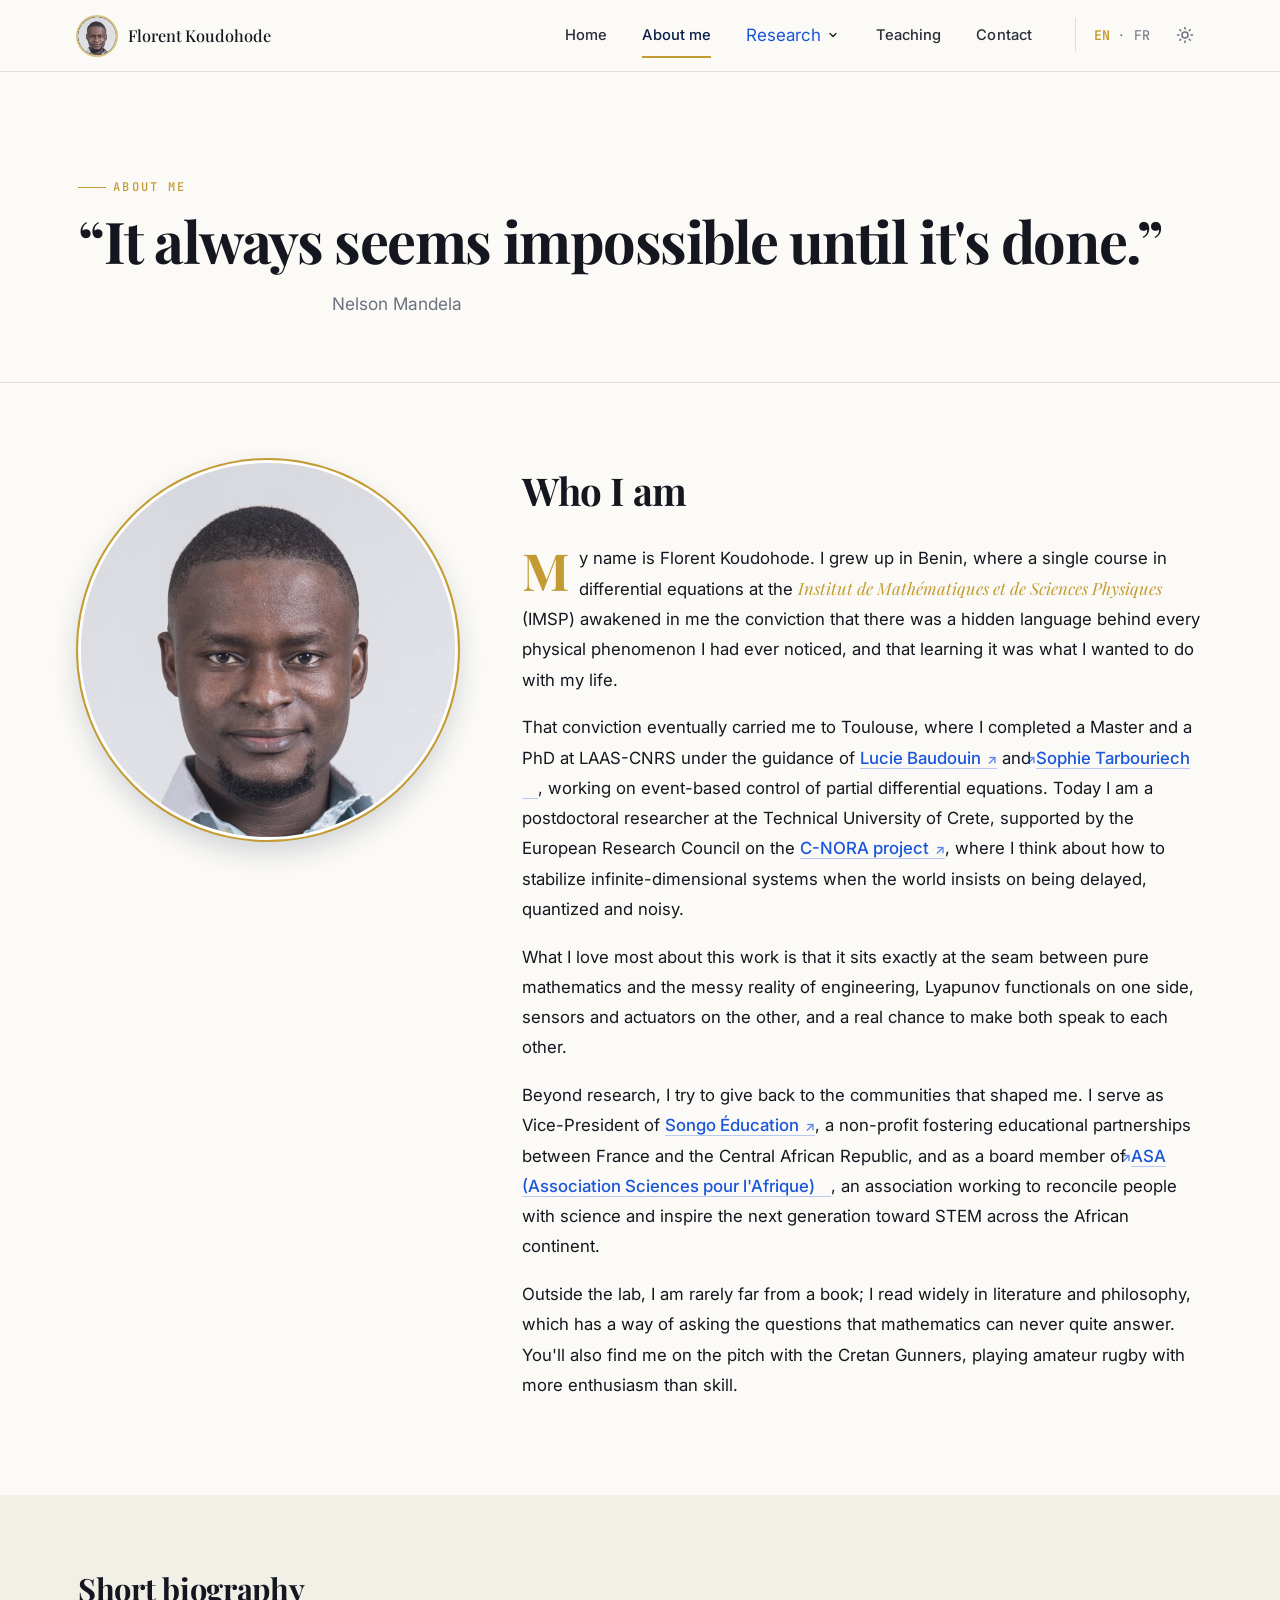
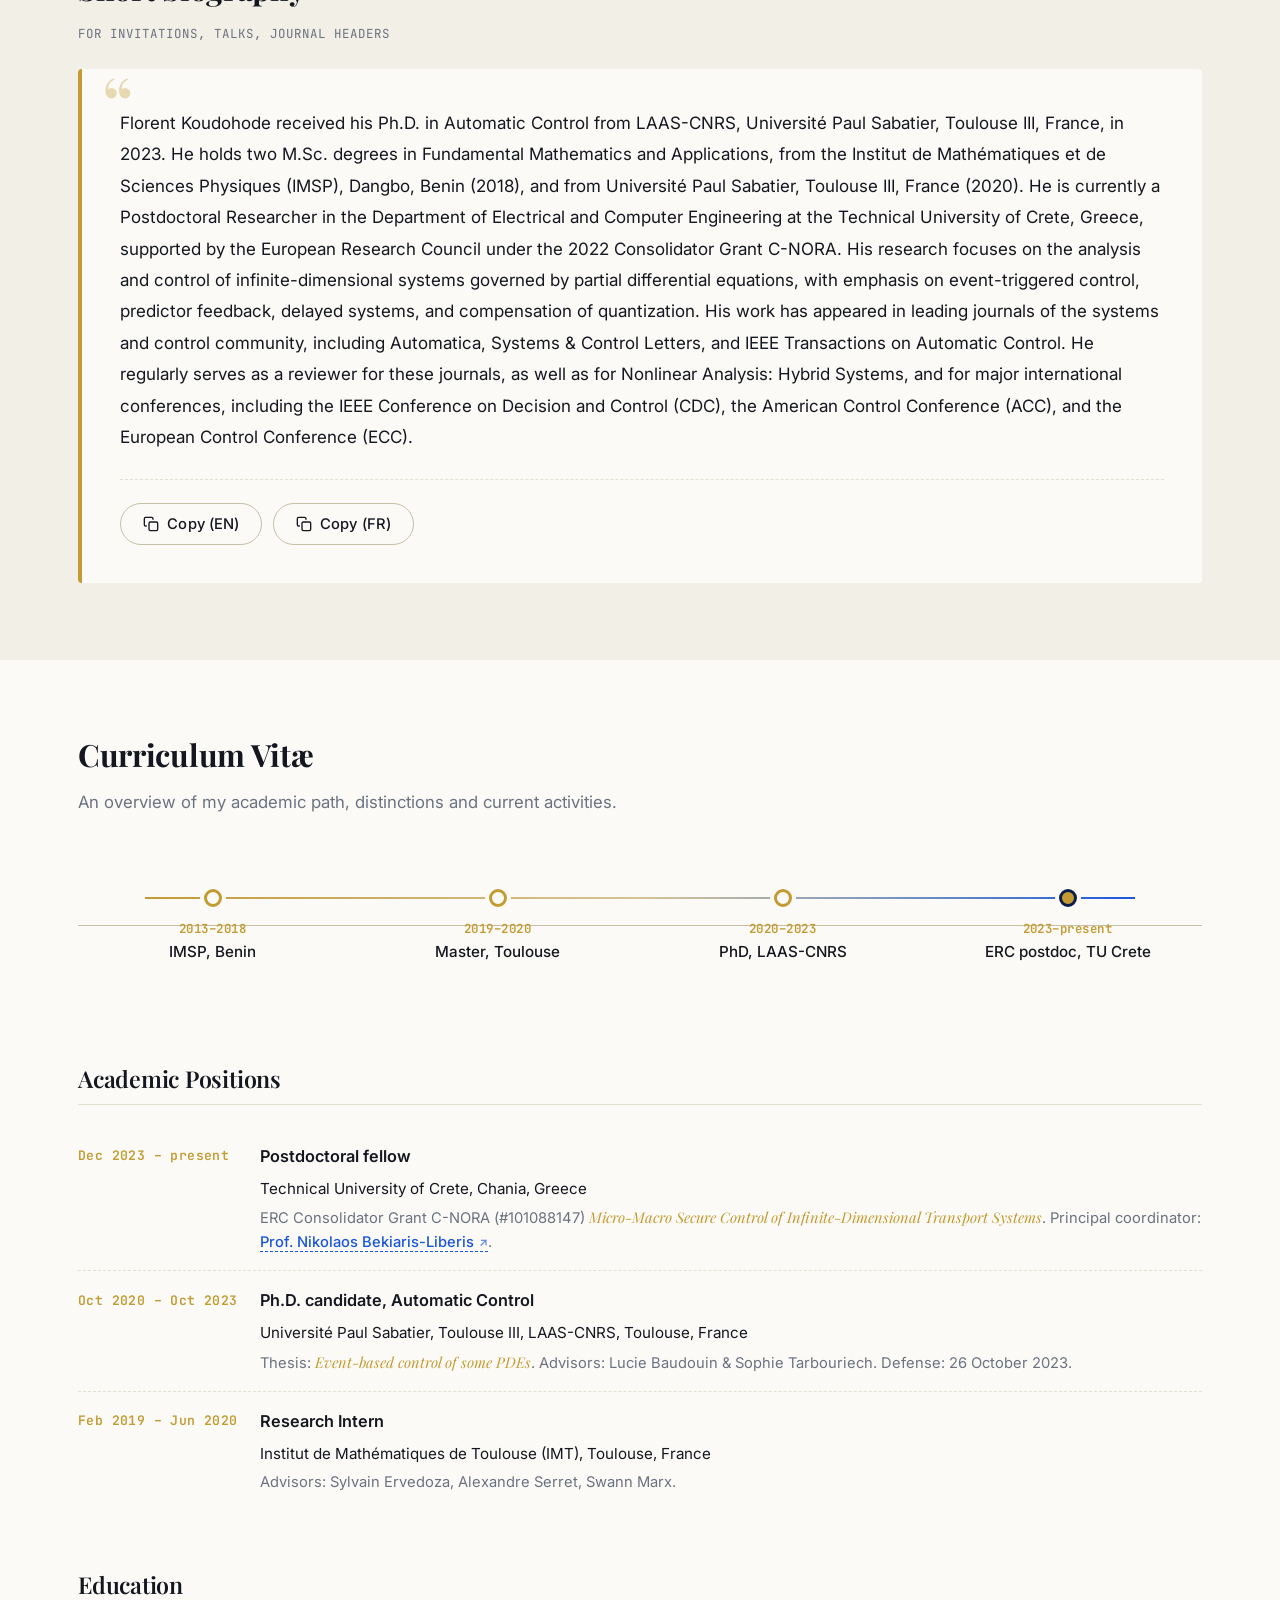
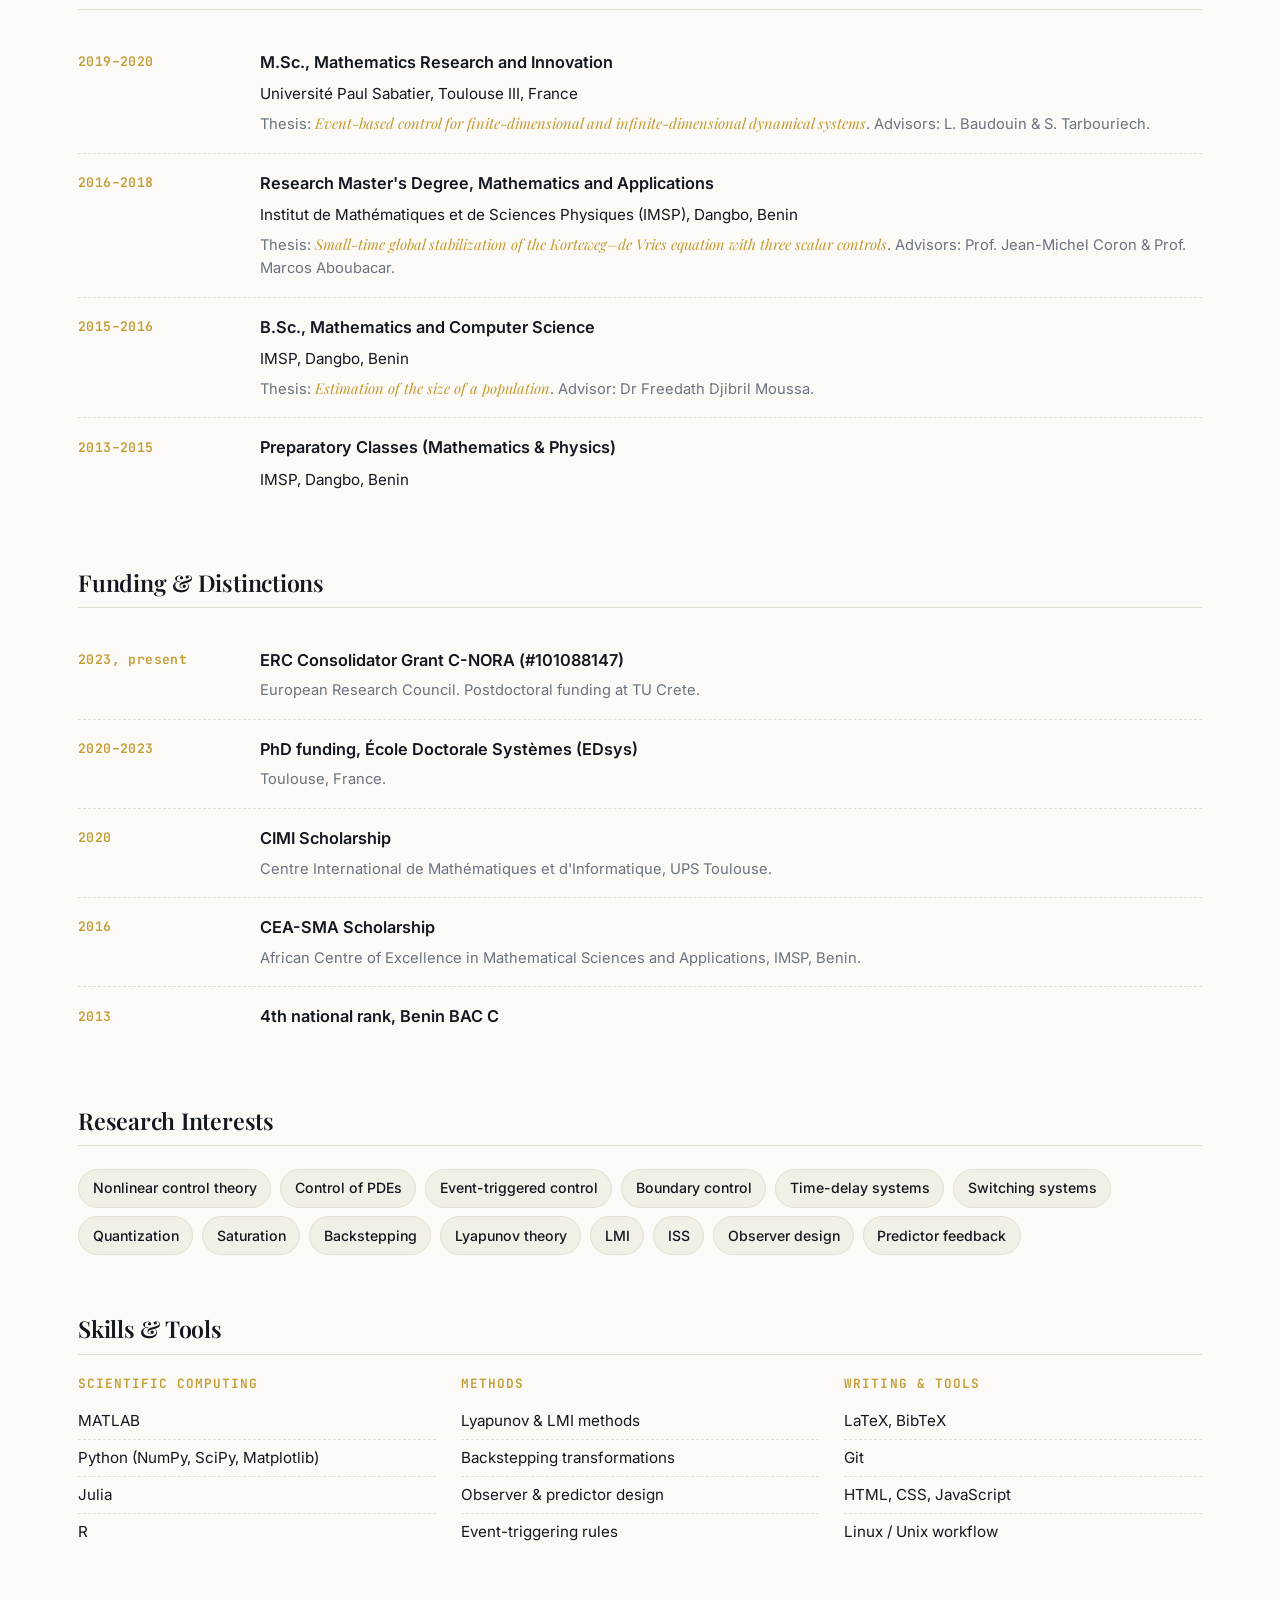
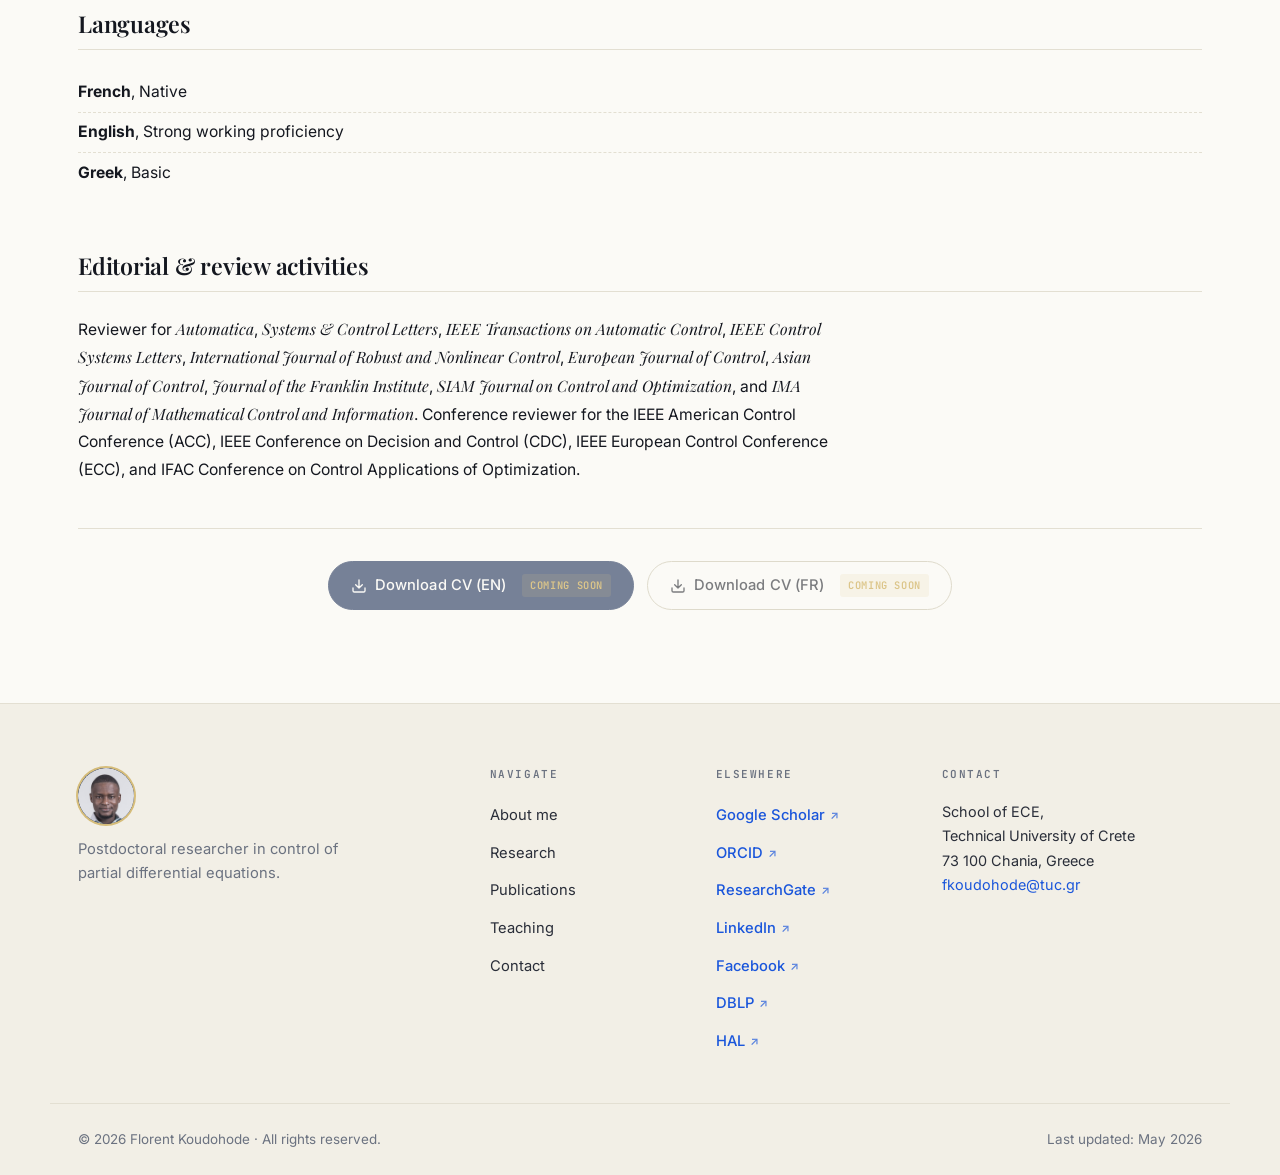
<file: about.html>
<!DOCTYPE html>
<html lang="en" data-theme="light">
<head>
  <meta charset="UTF-8" />
  <meta name="viewport" content="width=device-width, initial-scale=1.0" />
  <title>About | Florent Koudohode</title>

  <meta name="description" content="About Florent Koudohode: a postdoctoral researcher in control of partial differential equations. Path from Benin to Toulouse to Crete, short biography for invitations, and full curriculum vitæ." />
  <meta name="author" content="Florent Koudohode" />
  <meta property="og:type" content="profile" />
  <meta property="og:title" content="About | Florent Koudohode" />
  <meta property="og:description" content="From Cotonou to Chania, a postdoctoral researcher in control of PDEs at the Technical University of Crete." />
  <meta property="og:url" content="https://fkoudohode.com/about.html" />
  <meta property="og:image" content="https://fkoudohode.com/assets/img/profile-photo.jpg" />

  <!-- Fonts -->
  <link rel="preconnect" href="https://fonts.googleapis.com" />
  <link rel="preconnect" href="https://fonts.gstatic.com" crossorigin />
  <link href="https://fonts.googleapis.com/css2?family=Inter:wght@300;400;500;600;700&family=Playfair+Display:ital,wght@0,400;0,500;0,600;0,700;0,800;1,400;1,500&family=JetBrains+Mono:wght@400;500&display=swap" rel="stylesheet" />

  <link rel="stylesheet" href="styles.css" />
  <link rel="icon" type="image/svg+xml" href="data:image/svg+xml,%3Csvg xmlns='http://www.w3.org/2000/svg' viewBox='0 0 100 100'%3E%3Crect width='100' height='100' rx='18' fill='%230B1F4A'/%3E%3Ctext x='50' y='68' font-family='Playfair Display, serif' font-size='62' font-weight='700' text-anchor='middle' fill='%23C39B32'%3EF%3C/text%3E%3C/svg%3E" />
  <script defer src="scripts.js"></script>
</head>

<body>
  <!-- ============================================================
       NAVIGATION
       ============================================================ -->
  <header class="site-nav" role="banner">
    <div class="nav-inner">
      <a class="nav-brand" href="index.html" aria-label="Florent Koudohode, home">
        <span class="brand-mark" aria-hidden="true"><img src="assets/img/profile-brand.png" alt="" /></span>
        <span class="brand-name">Florent Koudohode</span>
      </a>

      <button class="nav-burger" id="navBurger" aria-label="Open menu" aria-expanded="false" aria-controls="navLinks">
        <span></span><span></span><span></span>
      </button>

      <nav class="nav-links" id="navLinks" aria-label="Primary">
        <a href="index.html" data-i18n="nav_home">Home</a>
        <a href="about.html" class="active" data-i18n="nav_about">About</a>
        <!-- ============================================================
             NAV : Research & Publications réunis en dropdown
             → Le parent <a href="work.html"> ouvre une page "chooser"
               qui propose les deux destinations sur une page double.
             → Le dropdown sub-menu s'ouvre au survol (desktop) ou au
               tap (mobile) pour accéder directement à l'une ou l'autre.
             ============================================================ -->
        <div class="nav-dropdown-parent">
          <a href="work.html" class="nav-dropdown-trigger" data-i18n="nav_work">Research</a>
          <button class="nav-dropdown-toggle" aria-label="Open submenu" aria-expanded="false">
            <svg viewBox="0 0 24 24" width="12" height="12" fill="none" stroke="currentColor" stroke-width="2.4" stroke-linecap="round" stroke-linejoin="round" aria-hidden="true"><polyline points="6 9 12 15 18 9"/></svg>
          </button>
          <div class="nav-dropdown-menu" role="menu">
            <a href="research.html" role="menuitem" data-i18n="nav_research">Research</a>
            <a href="publications.html" role="menuitem" data-i18n="nav_publications">Publications</a>
          </div>
        </div>
        <a href="teaching.html" data-i18n="nav_teaching">Teaching</a>
        <a href="contact.html" data-i18n="nav_contact">Contact</a>

        <div class="nav-tools">
          <div class="lang-toggle" role="group" aria-label="Language">
            <button data-lang="en" class="lang-btn active" aria-label="English">EN</button>
            <span aria-hidden="true">·</span>
            <button data-lang="fr" class="lang-btn" aria-label="Français">FR</button>
          </div>
          <button class="theme-toggle" id="themeToggle" aria-label="Toggle theme">
            <svg class="icon-sun" viewBox="0 0 24 24" width="18" height="18" fill="none" stroke="currentColor" stroke-width="2" stroke-linecap="round" stroke-linejoin="round" aria-hidden="true"><circle cx="12" cy="12" r="4"/><path d="M12 2v2M12 20v2M4.93 4.93l1.41 1.41M17.66 17.66l1.41 1.41M2 12h2M20 12h2M4.93 19.07l1.41-1.41M17.66 6.34l1.41-1.41"/></svg>
            <svg class="icon-moon" viewBox="0 0 24 24" width="18" height="18" fill="none" stroke="currentColor" stroke-width="2" stroke-linecap="round" stroke-linejoin="round" aria-hidden="true"><path d="M21 12.79A9 9 0 1 1 11.21 3a7 7 0 0 0 9.79 9.79z"/></svg>
          </button>
        </div>
      </nav>
    </div>
  </header>

  <main id="content">
    <!-- ============================================================
         👤 PAGE À PROPOS
         ────────────────────────────────────────────────────────────
         CETTE PAGE CONTIENT 3 BLOCS :
           1) "Who I am", récit narratif personnel
           2) "Short biography", biographie copiable
           3) "Curriculum Vitæ", timeline + postes + formation + ...

         POUR MODIFIER LES TEXTES :
         → Bloc 1 (narratif) : clés about_who_p1, about_who_p2,
           about_who_p3 dans translations.en/fr (scripts.js).
         → Bloc 2 (bio courte) : clé about_bio_text.
         → Bloc 3 (CV) : le contenu structurel est dans cette page
           HTML (timeline, listes d'entrées). Pour modifier une
           date, un poste, une distinction → cherchez ci-dessous.

         POUR REMPLACER LA PHOTO :
         → Déposez votre photo dans assets/img/profile-photo.jpg
           (format recommandé : 1200×1500, ratio 4:5).

         POUR ACTIVER LES TÉLÉCHARGEMENTS DE CV :
         → Déposer cv-koudohode-en.pdf et cv-koudohode-fr.pdf dans
           assets/docs/, puis retirer la classe "disabled" sur les
           boutons en bas de cette page.
         ============================================================ -->

    <!-- ============================================================
         BANNIÈRE DE PAGE
         ============================================================ -->
    <section class="page-banner">
      <div class="section-inner">
        <p class="section-eyebrow" data-i18n="about_banner_eyebrow">About</p>
        <h1 class="page-banner-title" data-i18n="about_banner_title">From Cotonou to Chania.</h1>
        <p class="page-banner-lead" data-i18n="about_banner_lead">A short walk through my path, and the longer answer if you want to keep reading.</p>
      </div>
    </section>

    <!-- ============================================================
         BLOCK 1 : WHO I AM
         → Texte dans scripts.js → translations.{en,fr}.about_who_p1/p2/p3
         → Photo : remplacer assets/img/profile-photo.jpg
         ============================================================ -->
    <section class="about-section about-who" aria-labelledby="who-title">
      <div class="section-inner who-grid">
        <div class="who-photo">
          <figure>
            <img src="assets/img/profile-photo.jpg" alt="Florent Koudohode" loading="lazy" onerror="this.onerror=null; this.src='assets/img/profile-photo.svg';" />
            <figcaption class="who-photo-caption">Chania, Crete · 2024</figcaption>
          </figure>
        </div>
        <div class="who-text">
          <h2 id="who-title" class="section-title" data-i18n="about_who_title">Who I am</h2>
          <p data-i18n-html="about_who_p1">My name is Florent Koudohode. I grew up in Benin, where a single course in differential equations at the <em>Institut de Mathématiques et de Sciences Physiques</em> (IMSP) awakened in me the conviction that there was a hidden language behind every physical phenomenon I had ever noticed, and that learning it was what I wanted to do with my life.</p>
          <p data-i18n-html="about_who_p2">That conviction eventually carried me to Toulouse, where I completed a Master and a PhD at LAAS-CNRS under the guidance of <a href="https://homepages.laas.fr/lbaudoui/" target="_blank" rel="noopener">Lucie Baudouin</a> and <a href="https://homepages.laas.fr/tarbour/" target="_blank" rel="noopener">Sophie Tarbouriech</a>, working on event-based control of partial differential equations. Today I am a postdoctoral researcher at the Technical University of Crete, supported by the European Research Council on the <a href="https://c-nora.tuc.gr" target="_blank" rel="noopener">C-NORA project</a>, where I think about how to stabilize infinite-dimensional systems when the world insists on being delayed, quantized and noisy.</p>
          <p data-i18n-html="about_who_p3">What I love most about this work is that it sits exactly at the seam between pure mathematics and the messy reality of engineering, Lyapunov functionals on one side, sensors and actuators on the other, and a real chance to make both speak to each other.</p>
          <p data-i18n-html="about_who_p4">Beyond research, I try to give back to the communities that shaped me. I serve as Vice-President of <a href="https://www.songo-education.org/notre-équipe" target="_blank" rel="noopener">Songo Éducation</a>, a non-profit fostering educational partnerships between France and the Central African Republic, and as a board member of <a href="https://asafrique.github.io/asafrique/" target="_blank" rel="noopener">ASA (Association Sciences pour l'Afrique)</a>, an association working to reconcile people with science and inspire the next generation toward STEM across the African continent.</p>
          <p data-i18n-html="about_who_p5">Outside the lab, I am rarely far from a book; I read widely in literature and philosophy, which has a way of asking the questions that mathematics can never quite answer. You'll also find me on the pitch with the Cretan Gunners, playing amateur rugby with more enthusiasm than skill.</p>
        </div>
      </div>
    </section>

    <!-- ============================================================
         BLOCK 2 : SHORT BIOGRAPHY (extractable)
         → Texte : translations.about_bio_text (EN / FR)
         → Boutons : copient le texte dans le presse-papier
         ============================================================ -->
    <section class="about-section about-bio" aria-labelledby="bio-title">
      <div class="section-inner">
        <header class="bio-header">
          <h2 id="bio-title" class="section-title" data-i18n="about_bio_title">Short biography</h2>
          <p class="section-meta" data-i18n="about_bio_meta">For invitations, talks, journal headers</p>
        </header>

        <blockquote class="bio-block">
          <p data-i18n="about_bio_text">Florent Koudohode is a Postdoctoral Researcher in the Department of Electrical and Computer Engineering at the Technical University of Crete, Greece, supported by the European Research Council under the 2022 Consolidator Grant C-NORA (#101088147). His research focuses on the analysis and control of infinite-dimensional systems governed by partial differential equations, with particular emphasis on event-triggered boundary control, predictor feedback for delayed systems, and state and input quantization. He received his Ph.D. in Automatic Control from Université Paul Sabatier, Toulouse III (LAAS-CNRS) in 2023, under the supervision of Lucie Baudouin and Sophie Tarbouriech. His work has been published in leading journals including Automatica, Systems &amp; Control Letters and IEEE Transactions on Automatic Control, and he collaborates with researchers such as Miroslav Krstic (UC San Diego) and Nicolás Espitia (CNRS, Université de Lille).</p>

          <div class="bio-actions">
            <button class="btn btn-ghost bio-copy-btn" data-copy-bio="en">
              <svg viewBox="0 0 24 24" width="16" height="16" fill="none" stroke="currentColor" stroke-width="2" stroke-linecap="round" stroke-linejoin="round" aria-hidden="true"><rect x="9" y="9" width="13" height="13" rx="2"/><path d="M5 15H4a2 2 0 0 1-2-2V4a2 2 0 0 1 2-2h9a2 2 0 0 1 2 2v1"/></svg>
              <span class="copy-label" data-i18n="about_bio_copy_en">Copy (EN)</span>
            </button>
            <button class="btn btn-ghost bio-copy-btn" data-copy-bio="fr">
              <svg viewBox="0 0 24 24" width="16" height="16" fill="none" stroke="currentColor" stroke-width="2" stroke-linecap="round" stroke-linejoin="round" aria-hidden="true"><rect x="9" y="9" width="13" height="13" rx="2"/><path d="M5 15H4a2 2 0 0 1-2-2V4a2 2 0 0 1 2-2h9a2 2 0 0 1 2 2v1"/></svg>
              <span class="copy-label" data-i18n="about_bio_copy_fr">Copy (FR)</span>
            </button>
          </div>
        </blockquote>
      </div>
    </section>

    <!-- ============================================================
         BLOCK 3 : CURRICULUM VITÆ
         → Timeline + Positions + Education + Funding + Interests + Skills + Languages
         → Données vérifiées depuis le CV fourni
         ============================================================ -->
    <section class="about-section about-cv" aria-labelledby="cv-title">
      <div class="section-inner">
        <header class="cv-header">
          <h2 id="cv-title" class="section-title" data-i18n="about_cv_title">Curriculum Vitæ</h2>
          <p class="section-lead" data-i18n="about_cv_lead">An overview of my academic path, distinctions and current activities.</p>
        </header>

        <!-- ── A. Timeline ────────────────────────────── -->
        <div class="cv-timeline" aria-label="Career timeline">
          <ol>
            <li class="cv-tl-step">
              <div class="cv-tl-dot"></div>
              <div class="cv-tl-content">
                <span class="cv-tl-year">2013–2018</span>
                <span class="cv-tl-label">IMSP, Benin</span>
              </div>
            </li>
            <li class="cv-tl-step">
              <div class="cv-tl-dot"></div>
              <div class="cv-tl-content">
                <span class="cv-tl-year">2019–2020</span>
                <span class="cv-tl-label">Master, Toulouse</span>
              </div>
            </li>
            <li class="cv-tl-step">
              <div class="cv-tl-dot"></div>
              <div class="cv-tl-content">
                <span class="cv-tl-year">2020–2023</span>
                <span class="cv-tl-label">PhD, LAAS-CNRS</span>
              </div>
            </li>
            <li class="cv-tl-step cv-tl-current">
              <div class="cv-tl-dot"></div>
              <div class="cv-tl-content">
                <span class="cv-tl-year">2023–present</span>
                <span class="cv-tl-label">ERC postdoc, TU Crete</span>
              </div>
            </li>
          </ol>
        </div>

        <!-- ── B. Academic Positions ───────────────────── -->
        <div class="cv-block">
          <h3 class="cv-h3" data-i18n="cv_section_positions">Academic Positions</h3>
          <ul class="cv-list">
            <li class="cv-entry">
              <span class="cv-entry-period">Dec 2023 – present</span>
              <div class="cv-entry-body">
                <strong>Postdoctoral fellow</strong>
                <span class="cv-entry-where">Technical University of Crete, Chania, Greece</span>
                <span class="cv-entry-meta">ERC Consolidator Grant C-NORA (#101088147) <em>Micro-Macro Secure Control of Infinite-Dimensional Transport Systems</em>. Principal coordinator: <a href="https://users.isc.tuc.gr/~nlimperis/" target="_blank" rel="noopener">Prof. Nikolaos Bekiaris-Liberis</a>.</span>
              </div>
            </li>
            <li class="cv-entry">
              <span class="cv-entry-period">Oct 2020 – Oct 2023</span>
              <div class="cv-entry-body">
                <strong>Ph.D. candidate, Automatic Control</strong>
                <span class="cv-entry-where">Université Paul Sabatier, Toulouse III, LAAS-CNRS, Toulouse, France</span>
                <span class="cv-entry-meta">Thesis: <em>Event-based control of some PDEs</em>. Advisors: Lucie Baudouin &amp; Sophie Tarbouriech. Defense: 26 October 2023.</span>
              </div>
            </li>
            <li class="cv-entry">
              <span class="cv-entry-period">Feb 2019 – Jun 2020</span>
              <div class="cv-entry-body">
                <strong>Research Intern</strong>
                <span class="cv-entry-where">Institut de Mathématiques de Toulouse (IMT), Toulouse, France</span>
                <span class="cv-entry-meta">Advisors: Sylvain Ervedoza, Alexandre Serret, Swann Marx.</span>
              </div>
            </li>
          </ul>
        </div>

        <!-- ── C. Education ───────────────────────────── -->
        <div class="cv-block">
          <h3 class="cv-h3" data-i18n="cv_section_education">Education</h3>
          <ul class="cv-list">
            <li class="cv-entry">
              <span class="cv-entry-period">2019–2020</span>
              <div class="cv-entry-body">
                <strong>M.Sc., Mathematics Research and Innovation</strong>
                <span class="cv-entry-where">Université Paul Sabatier, Toulouse III, France</span>
                <span class="cv-entry-meta">Thesis: <em>Event-based control for finite-dimensional and infinite-dimensional dynamical systems</em>. Advisors: L. Baudouin &amp; S. Tarbouriech.</span>
              </div>
            </li>
            <li class="cv-entry">
              <span class="cv-entry-period">2016–2018</span>
              <div class="cv-entry-body">
                <strong>Research Master's Degree, Mathematics and Applications</strong>
                <span class="cv-entry-where">Institut de Mathématiques et de Sciences Physiques (IMSP), Dangbo, Benin</span>
                <span class="cv-entry-meta">Thesis: <em>Small-time global stabilization of the Korteweg–de Vries equation with three scalar controls</em>. Advisors: Prof. Jean-Michel Coron &amp; Prof. Marcos Aboubacar.</span>
              </div>
            </li>
            <li class="cv-entry">
              <span class="cv-entry-period">2015–2016</span>
              <div class="cv-entry-body">
                <strong>B.Sc., Mathematics and Computer Science</strong>
                <span class="cv-entry-where">IMSP, Dangbo, Benin</span>
                <span class="cv-entry-meta">Thesis: <em>Estimation of the size of a population</em>. Advisor: Dr Freedath Djibril Moussa.</span>
              </div>
            </li>
            <li class="cv-entry">
              <span class="cv-entry-period">2013–2015</span>
              <div class="cv-entry-body">
                <strong>Preparatory Classes (Mathematics &amp; Physics)</strong>
                <span class="cv-entry-where">IMSP, Dangbo, Benin</span>
              </div>
            </li>
          </ul>
        </div>

        <!-- ── D. Funding & Distinctions ──────────────── -->
        <div class="cv-block">
          <h3 class="cv-h3" data-i18n="cv_section_funding">Funding &amp; Distinctions</h3>
          <ul class="cv-list">
            <li class="cv-entry">
              <span class="cv-entry-period">2023, present</span>
              <div class="cv-entry-body">
                <strong>ERC Consolidator Grant C-NORA (#101088147)</strong>
                <span class="cv-entry-meta">European Research Council. Postdoctoral funding at TU Crete.</span>
              </div>
            </li>
            <li class="cv-entry">
              <span class="cv-entry-period">2020–2023</span>
              <div class="cv-entry-body">
                <strong>PhD funding, École Doctorale Systèmes (EDsys)</strong>
                <span class="cv-entry-meta">Toulouse, France.</span>
              </div>
            </li>
            <li class="cv-entry">
              <span class="cv-entry-period">2020</span>
              <div class="cv-entry-body">
                <strong>CIMI Scholarship</strong>
                <span class="cv-entry-meta">Centre International de Mathématiques et d'Informatique, UPS Toulouse.</span>
              </div>
            </li>
            <li class="cv-entry">
              <span class="cv-entry-period">2016</span>
              <div class="cv-entry-body">
                <strong>CEA-SMA Scholarship</strong>
                <span class="cv-entry-meta">African Centre of Excellence in Mathematical Sciences and Applications, IMSP, Benin.</span>
              </div>
            </li>
            <li class="cv-entry">
              <span class="cv-entry-period">2013</span>
              <div class="cv-entry-body">
                <strong>4th national rank, Benin BAC C</strong>
              </div>
            </li>
          </ul>
        </div>

        <!-- ── E. Research Interests ──────────────────── -->
        <div class="cv-block">
          <h3 class="cv-h3" data-i18n="cv_section_interests">Research Interests</h3>
          <div class="cv-list-grid">
            <span class="cv-pill">Nonlinear control theory</span>
            <span class="cv-pill">Control of PDEs</span>
            <span class="cv-pill">Event-triggered control</span>
            <span class="cv-pill">Boundary control</span>
            <span class="cv-pill">Time-delay systems</span>
            <span class="cv-pill">Switching systems</span>
            <span class="cv-pill">Quantization</span>
            <span class="cv-pill">Saturation</span>
            <span class="cv-pill">Backstepping</span>
            <span class="cv-pill">Lyapunov theory</span>
            <span class="cv-pill">LMI</span>
            <span class="cv-pill">ISS</span>
            <span class="cv-pill">Observer design</span>
            <span class="cv-pill">Predictor feedback</span>
          </div>
        </div>

        <!-- ── F. Skills & Tools ──────────────────────── -->
        <div class="cv-block">
          <h3 class="cv-h3" data-i18n="cv_section_skills">Skills &amp; Tools</h3>
          <div class="cv-skill-cols">
            <div class="cv-skill-col">
              <h4>Scientific computing</h4>
              <ul>
                <li>MATLAB</li>
                <li>Python (NumPy, SciPy, Matplotlib)</li>
                <li>Julia</li>
                <li>R</li>
              </ul>
            </div>
            <div class="cv-skill-col">
              <h4>Methods</h4>
              <ul>
                <li>Lyapunov &amp; LMI methods</li>
                <li>Backstepping transformations</li>
                <li>Observer &amp; predictor design</li>
                <li>Event-triggering rules</li>
              </ul>
            </div>
            <div class="cv-skill-col">
              <h4>Writing &amp; tools</h4>
              <ul>
                <li>LaTeX, BibTeX</li>
                <li>Git</li>
                <li>HTML, CSS, JavaScript</li>
                <li>Linux / Unix workflow</li>
              </ul>
            </div>
          </div>
        </div>

        <!-- ── G. Languages ───────────────────────────── -->
        <div class="cv-block">
          <h3 class="cv-h3" data-i18n="cv_section_languages">Languages</h3>
          <ul class="cv-list cv-list-lang">
            <li><strong>French</strong>, Native</li>
            <li><strong>English</strong>, Strong working proficiency</li>
            <li><strong>Greek</strong>, Basic</li>
          </ul>
        </div>

        <!-- ── H. Editorial / Review activities ──────── -->
        <div class="cv-block">
          <h3 class="cv-h3">Editorial &amp; review activities</h3>
          <p class="cv-prose">Reviewer for <em>Automatica</em>, <em>Systems &amp; Control Letters</em>, <em>IEEE Transactions on Automatic Control</em>, <em>IEEE Control Systems Letters</em>, <em>International Journal of Robust and Nonlinear Control</em>, <em>European Journal of Control</em>, <em>Asian Journal of Control</em>, <em>Journal of the Franklin Institute</em>, <em>SIAM Journal on Control and Optimization</em>, and <em>IMA Journal of Mathematical Control and Information</em>. Conference reviewer for the IEEE American Control Conference (ACC), IEEE Conference on Decision and Control (CDC), IEEE European Control Conference (ECC), and IFAC Conference on Control Applications of Optimization.</p>
        </div>

        <!-- ── I. Download CV ─────────────────────────── -->
        <div class="cv-download">
          <a class="btn btn-primary cv-dl-btn disabled" href="assets/docs/cv-koudohode-en.pdf" aria-disabled="true" data-cv-download="en" title="Coming soon">
            <svg viewBox="0 0 24 24" width="16" height="16" fill="none" stroke="currentColor" stroke-width="2" stroke-linecap="round" stroke-linejoin="round" aria-hidden="true"><path d="M21 15v4a2 2 0 0 1-2 2H5a2 2 0 0 1-2-2v-4M7 10l5 5 5-5M12 15V3"/></svg>
            <span data-i18n="cv_download_en">Download CV (EN)</span>
            <span class="cv-dl-coming" data-i18n="cv_download_coming">Coming soon</span>
          </a>
          <a class="btn btn-ghost cv-dl-btn disabled" href="assets/docs/cv-koudohode-fr.pdf" aria-disabled="true" data-cv-download="fr" title="Coming soon">
            <svg viewBox="0 0 24 24" width="16" height="16" fill="none" stroke="currentColor" stroke-width="2" stroke-linecap="round" stroke-linejoin="round" aria-hidden="true"><path d="M21 15v4a2 2 0 0 1-2 2H5a2 2 0 0 1-2-2v-4M7 10l5 5 5-5M12 15V3"/></svg>
            <span data-i18n="cv_download_fr">Download CV (FR)</span>
            <span class="cv-dl-coming" data-i18n="cv_download_coming">Coming soon</span>
          </a>
        </div>
      </div>
    </section>
  </main>

  <!-- ============================================================
       FOOTER
       ============================================================ -->
  <footer class="site-footer" role="contentinfo">
    <div class="footer-inner">
      <div class="footer-col footer-brand">
        <a href="index.html" class="footer-brand-mark" aria-label="Florent Koudohode, home"><img src="assets/img/profile-brand.png" alt="" /></a>
        <p class="footer-tagline" data-i18n="footer_tagline">Postdoctoral researcher in control of partial differential equations.</p>
      </div>
      <div class="footer-col">
        <h4 class="footer-h" data-i18n="footer_navigate">Navigate</h4>
        <ul>
          <li><a href="about.html" data-i18n="nav_about">About</a></li>
          <li><a href="research.html" data-i18n="nav_research">Research</a></li>
          <li><a href="publications.html" data-i18n="nav_publications">Publications</a></li>
          <li><a href="teaching.html" data-i18n="nav_teaching">Teaching</a></li>
          <li><a href="contact.html" data-i18n="nav_contact">Contact</a></li>
        </ul>
      </div>
      <div class="footer-col">
        <h4 class="footer-h" data-i18n="footer_elsewhere">Elsewhere</h4>
        <ul class="footer-links-icons">
          <li><a href="https://scholar.google.com/citations?user=VNpXV9EAAAAJ" target="_blank" rel="noopener">Google Scholar</a></li>
          <li><a href="https://orcid.org/0000-0002-8586-3336" target="_blank" rel="noopener">ORCID</a></li>
          <li><a href="https://www.researchgate.net/profile/Florent-Koudohode" target="_blank" rel="noopener">ResearchGate</a></li>
          <li><a href="https://www.linkedin.com/in/florent-koudohode-564a16180/" target="_blank" rel="noopener">LinkedIn</a></li>
          <li><a href="https://www.facebook.com/florent.koudohode.9" target="_blank" rel="noopener">Facebook</a></li>
          <li><a href="https://dblp.org/pid/326/1565.html" target="_blank" rel="noopener">DBLP</a></li>
          <li><a href="https://laas.hal.science/tel-04279601v3" target="_blank" rel="noopener">HAL</a></li>
        </ul>
      </div>
      <div class="footer-col">
        <h4 class="footer-h" data-i18n="footer_contact">Contact</h4>
        <address class="footer-address">
          School of ECE,<br/>
          Technical University of Crete<br/>
          73 100 Chania, Greece<br/>
          <a href="mailto:fkoudohode@tuc.gr">fkoudohode@tuc.gr</a>
        </address>
      </div>
    </div>
    <div class="footer-bottom">
      <p>© <span id="copyYear">2026</span> Florent Koudohode · <span data-i18n="footer_rights">All rights reserved.</span></p>
      <p><span data-i18n="footer_updated">Last updated</span>: <span id="lastUpdated">May 2026</span></p>
    </div>
  </footer>
</body>
</html>
</file>
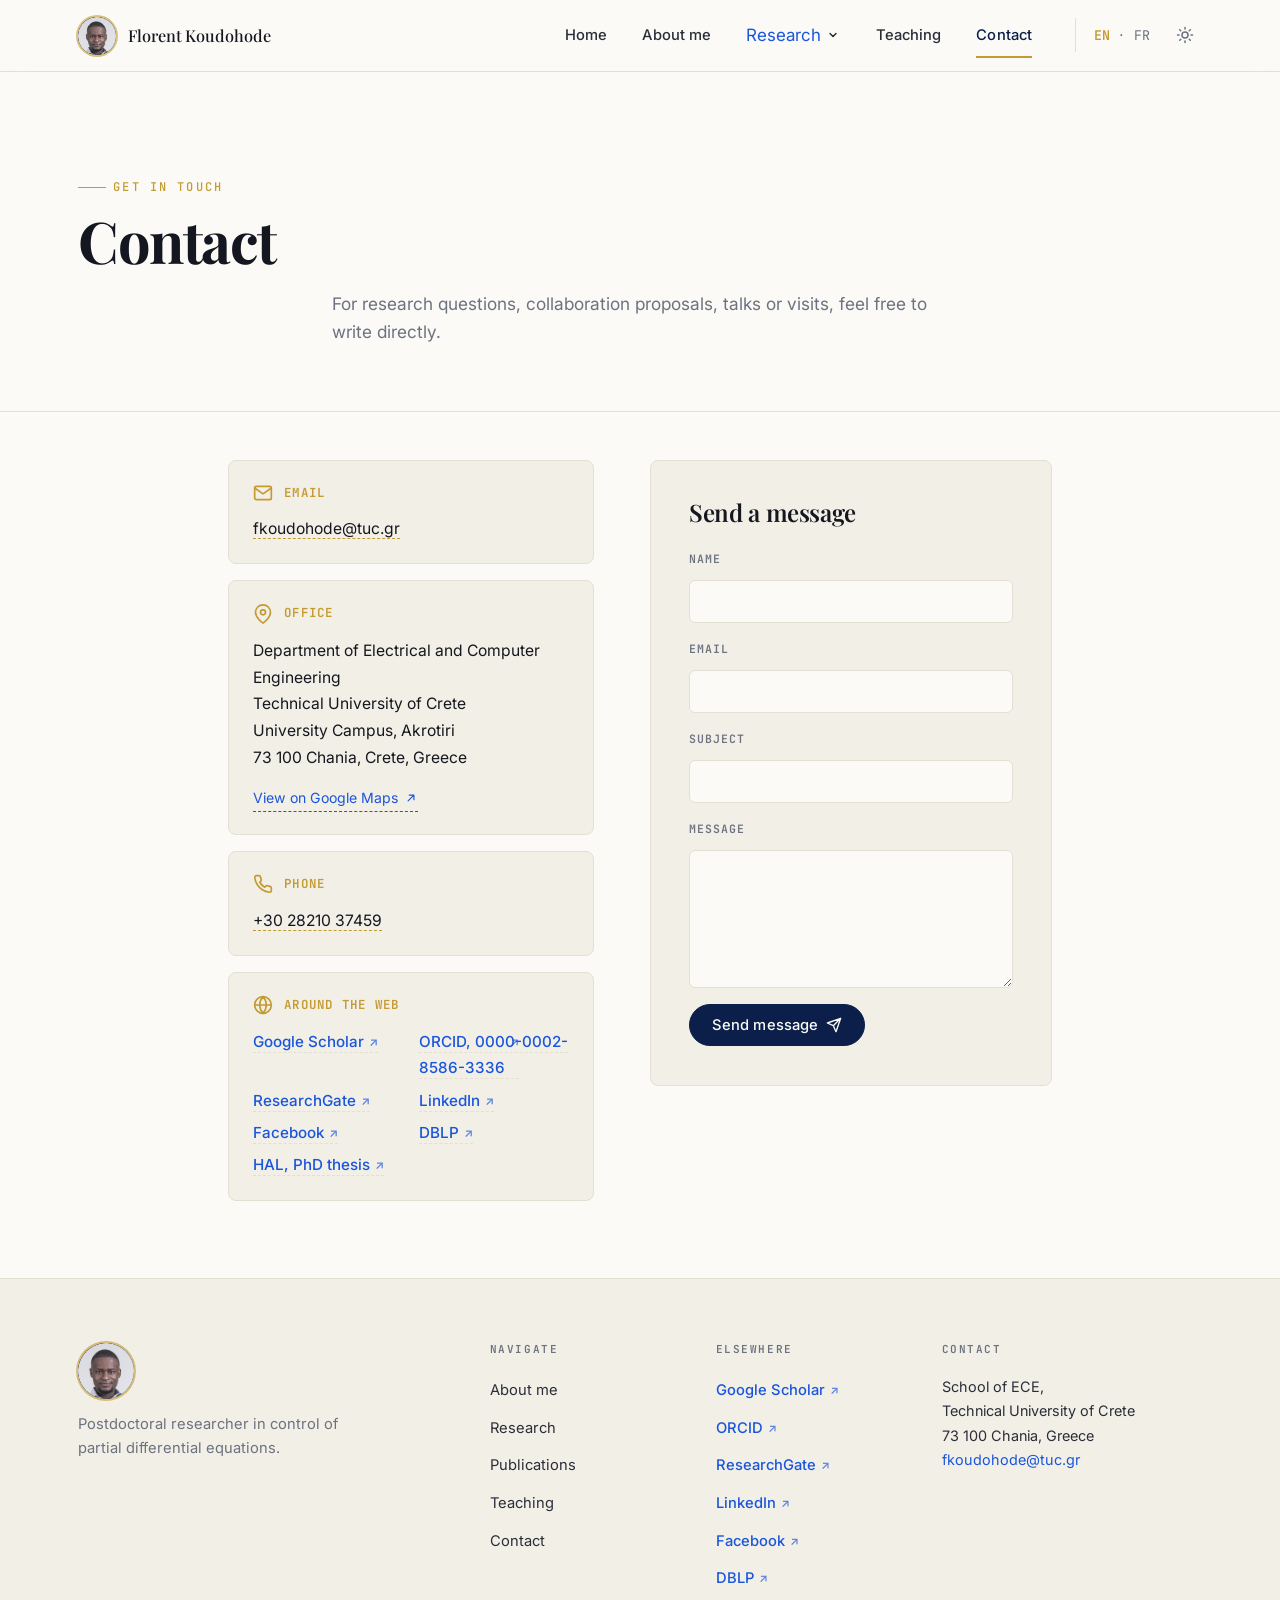
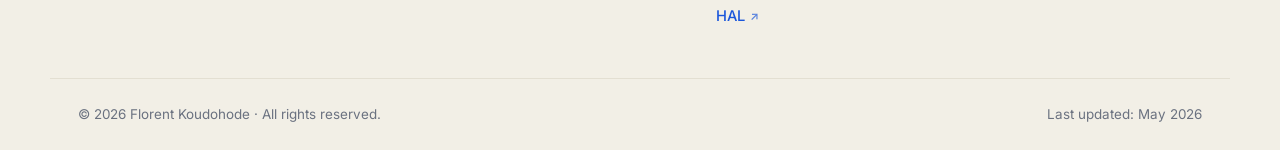
<file: contact.html>
<!DOCTYPE html>
<html lang="en" data-theme="light">
<head>
  <meta charset="UTF-8" />
  <meta name="viewport" content="width=device-width, initial-scale=1.0" />
  <title>Contact | Florent Koudohode</title>

  <meta name="description" content="Contact Florent Koudohode, postdoctoral researcher at the Technical University of Crete. Email, office address, and professional social profiles." />
  <meta name="author" content="Florent Koudohode" />
  <meta property="og:type" content="profile" />
  <meta property="og:title" content="Contact | Florent Koudohode" />
  <meta property="og:description" content="Get in touch for research questions, collaborations, talks or visits." />
  <meta property="og:url" content="https://fkoudohode.com/contact.html" />

  <!-- Fonts -->
  <link rel="preconnect" href="https://fonts.googleapis.com" />
  <link rel="preconnect" href="https://fonts.gstatic.com" crossorigin />
  <link href="https://fonts.googleapis.com/css2?family=Inter:wght@300;400;500;600;700&family=Playfair+Display:ital,wght@0,400;0,500;0,600;0,700;0,800;1,400;1,500&family=JetBrains+Mono:wght@400;500&display=swap" rel="stylesheet" />

  <link rel="stylesheet" href="styles.css" />
  <link rel="icon" type="image/svg+xml" href="data:image/svg+xml,%3Csvg xmlns='http://www.w3.org/2000/svg' viewBox='0 0 100 100'%3E%3Crect width='100' height='100' rx='18' fill='%230B1F4A'/%3E%3Ctext x='50' y='68' font-family='Playfair Display, serif' font-size='62' font-weight='700' text-anchor='middle' fill='%23C39B32'%3EF%3C/text%3E%3C/svg%3E" />
  <script defer src="scripts.js"></script>
</head>

<body>
  <!-- ============================================================
       NAVIGATION
       ============================================================ -->
  <header class="site-nav" role="banner">
    <div class="nav-inner">
      <a class="nav-brand" href="index.html" aria-label="Florent Koudohode, home">
        <span class="brand-mark" aria-hidden="true"><img src="assets/img/profile-brand.png" alt="" /></span>
        <span class="brand-name">Florent Koudohode</span>
      </a>
      <button class="nav-burger" id="navBurger" aria-label="Open menu" aria-expanded="false" aria-controls="navLinks">
        <span></span><span></span><span></span>
      </button>
      <nav class="nav-links" id="navLinks" aria-label="Primary">
        <a href="index.html" data-i18n="nav_home">Home</a>
        <a href="about.html" data-i18n="nav_about">About</a>
        <!-- ============================================================
             NAV : Research & Publications réunis en dropdown
             → Le parent <a href="work.html"> ouvre une page "chooser"
               qui propose les deux destinations sur une page double.
             → Le dropdown sub-menu s'ouvre au survol (desktop) ou au
               tap (mobile) pour accéder directement à l'une ou l'autre.
             ============================================================ -->
        <div class="nav-dropdown-parent">
          <a href="work.html" class="nav-dropdown-trigger" data-i18n="nav_work">Research</a>
          <button class="nav-dropdown-toggle" aria-label="Open submenu" aria-expanded="false">
            <svg viewBox="0 0 24 24" width="12" height="12" fill="none" stroke="currentColor" stroke-width="2.4" stroke-linecap="round" stroke-linejoin="round" aria-hidden="true"><polyline points="6 9 12 15 18 9"/></svg>
          </button>
          <div class="nav-dropdown-menu" role="menu">
            <a href="research.html" role="menuitem" data-i18n="nav_research">Research</a>
            <a href="publications.html" role="menuitem" data-i18n="nav_publications">Publications</a>
          </div>
        </div>
        <a href="teaching.html" data-i18n="nav_teaching">Teaching</a>
        <a href="contact.html" class="active" data-i18n="nav_contact">Contact</a>
        <div class="nav-tools">
          <div class="lang-toggle" role="group" aria-label="Language">
            <button data-lang="en" class="lang-btn active" aria-label="English">EN</button>
            <span aria-hidden="true">·</span>
            <button data-lang="fr" class="lang-btn" aria-label="Français">FR</button>
          </div>
          <button class="theme-toggle" id="themeToggle" aria-label="Toggle theme">
            <svg class="icon-sun" viewBox="0 0 24 24" width="18" height="18" fill="none" stroke="currentColor" stroke-width="2" stroke-linecap="round" stroke-linejoin="round" aria-hidden="true"><circle cx="12" cy="12" r="4"/><path d="M12 2v2M12 20v2M4.93 4.93l1.41 1.41M17.66 17.66l1.41 1.41M2 12h2M20 12h2M4.93 19.07l1.41-1.41M17.66 6.34l1.41-1.41"/></svg>
            <svg class="icon-moon" viewBox="0 0 24 24" width="18" height="18" fill="none" stroke="currentColor" stroke-width="2" stroke-linecap="round" stroke-linejoin="round" aria-hidden="true"><path d="M21 12.79A9 9 0 1 1 11.21 3a7 7 0 0 0 9.79 9.79z"/></svg>
          </button>
        </div>
      </nav>
    </div>
  </header>

  <main id="content">
    <!-- ============================================================
         📞 PAGE CONTACT
         ────────────────────────────────────────────────────────────
         POUR MODIFIER LES INFOS :
         → Email / téléphone / adresse : directement dans cette page
           (chercher mailto:, tel:, et les blocs <address>).
         → Liens sociaux : aussi dans cette page, section
           "contact-socials" (Scholar, ORCID, etc.).

         FORMULAIRE DE CONTACT :
         → Le formulaire envoie via `mailto:` (pas de backend).
           L'adresse de réception est en dur dans scripts.js,
           fonction initContactForm(), chercher "fkoudohode@tuc.gr".
         → Pour basculer vers Formspree/Getform/Netlify Forms,
           remplacer la fonction initContactForm() par un fetch()
           vers votre endpoint.
         ============================================================ -->

    <!-- ============================================================
         BANNIÈRE DE PAGE
         ============================================================ -->
    <section class="page-banner">
      <div class="section-inner">
        <p class="section-eyebrow" data-i18n="contact_banner_eyebrow">Get in touch</p>
        <h1 class="page-banner-title" data-i18n="contact_banner_title">Contact</h1>
        <p class="page-banner-lead" data-i18n="contact_banner_lead">For research questions, collaboration proposals, talks or visits, feel free to write directly.</p>
      </div>
    </section>

    <!-- ============================================================
         CONTACT GRID : info block + form
         ============================================================ -->
    <section class="contact-body">
      <div class="section-inner contact-grid">

        <!-- Left column : info -->
        <div class="contact-info">
          <div class="contact-card">
            <div class="contact-card-h">
              <svg viewBox="0 0 24 24" width="20" height="20" fill="none" stroke="currentColor" stroke-width="2" stroke-linecap="round" stroke-linejoin="round" aria-hidden="true"><path d="M4 4h16c1.1 0 2 .9 2 2v12c0 1.1-.9 2-2 2H4c-1.1 0-2-.9-2-2V6c0-1.1.9-2 2-2z"/><polyline points="22,6 12,13 2,6"/></svg>
              <h2 data-i18n="contact_h_email">Email</h2>
            </div>
            <ul class="contact-card-list">
              <li><a href="mailto:fkoudohode@tuc.gr">fkoudohode@tuc.gr</a></li>
            </ul>
          </div>

          <div class="contact-card">
            <div class="contact-card-h">
              <svg viewBox="0 0 24 24" width="20" height="20" fill="none" stroke="currentColor" stroke-width="2" stroke-linecap="round" stroke-linejoin="round" aria-hidden="true"><path d="M21 10c0 7-9 13-9 13s-9-6-9-13a9 9 0 0 1 18 0z"/><circle cx="12" cy="10" r="3"/></svg>
              <h2 data-i18n="contact_h_office">Office</h2>
            </div>
            <address class="contact-address">
              Department of Electrical and Computer Engineering<br/>
              Technical University of Crete<br/>
              University Campus, Akrotiri<br/>
              73 100 Chania, Crete, Greece
            </address>
            <a class="contact-map-link" href="https://www.google.com/maps/search/?api=1&query=Technical+University+of+Crete%2C+Chania" target="_blank" rel="noopener">
              <span>View on Google Maps</span>
              <svg viewBox="0 0 24 24" width="14" height="14" fill="none" stroke="currentColor" stroke-width="2" stroke-linecap="round" stroke-linejoin="round" aria-hidden="true"><path d="M7 17L17 7M17 7H9M17 7v8"/></svg>
            </a>
          </div>

          <div class="contact-card">
            <div class="contact-card-h">
              <svg viewBox="0 0 24 24" width="20" height="20" fill="none" stroke="currentColor" stroke-width="2" stroke-linecap="round" stroke-linejoin="round" aria-hidden="true"><path d="M22 16.92v3a2 2 0 0 1-2.18 2 19.79 19.79 0 0 1-8.63-3.07 19.5 19.5 0 0 1-6-6 19.79 19.79 0 0 1-3.07-8.67A2 2 0 0 1 4.11 2h3a2 2 0 0 1 2 1.72 12.84 12.84 0 0 0 .7 2.81 2 2 0 0 1-.45 2.11L8.09 9.91a16 16 0 0 0 6 6l1.27-1.27a2 2 0 0 1 2.11-.45 12.84 12.84 0 0 0 2.81.7A2 2 0 0 1 22 16.92z"/></svg>
              <h2 data-i18n="contact_h_phone">Phone</h2>
            </div>
            <ul class="contact-card-list">
              <li><a href="tel:+302821037459">+30 28210 37459</a></li>
            </ul>
          </div>

          <div class="contact-card">
            <div class="contact-card-h">
              <svg viewBox="0 0 24 24" width="20" height="20" fill="none" stroke="currentColor" stroke-width="2" stroke-linecap="round" stroke-linejoin="round" aria-hidden="true"><circle cx="12" cy="12" r="10"/><path d="M2 12h20M12 2a15.3 15.3 0 0 1 4 10 15.3 15.3 0 0 1-4 10 15.3 15.3 0 0 1-4-10 15.3 15.3 0 0 1 4-10z"/></svg>
              <h2 data-i18n="contact_h_socials">Around the web</h2>
            </div>
            <ul class="contact-socials">
              <li><a href="https://scholar.google.com/citations?user=VNpXV9EAAAAJ" target="_blank" rel="noopener">Google Scholar</a></li>
              <li><a href="https://orcid.org/0000-0002-8586-3336" target="_blank" rel="noopener">ORCID, 0000-0002-8586-3336</a></li>
              <li><a href="https://www.researchgate.net/profile/Florent-Koudohode" target="_blank" rel="noopener">ResearchGate</a></li>
              <li><a href="https://www.linkedin.com/in/florent-koudohode-564a16180/" target="_blank" rel="noopener">LinkedIn</a></li>
              <li><a href="https://www.facebook.com/florent.koudohode.9" target="_blank" rel="noopener">Facebook</a></li>
              <li><a href="https://dblp.org/pid/326/1565.html" target="_blank" rel="noopener">DBLP</a></li>
              <li><a href="https://laas.hal.science/tel-04279601v3" target="_blank" rel="noopener">HAL, PhD thesis</a></li>
            </ul>
          </div>
        </div>

        <!-- Right column : form (mailto submission) -->
        <div class="contact-form-col">
          <div class="contact-form-card">
            <h2 class="contact-form-title" data-i18n="contact_form_title">Send a message</h2>

            <!-- NOTE: form uses mailto submission via JS, no backend required -->
            <div class="contact-form" id="contactForm" novalidate>
              <div class="form-row">
                <label for="cName" data-i18n="contact_form_name">Name</label>
                <input type="text" id="cName" name="name" autocomplete="name" required />
              </div>
              <div class="form-row">
                <label for="cEmail" data-i18n="contact_form_email">Email</label>
                <input type="email" id="cEmail" name="email" autocomplete="email" required />
              </div>
              <div class="form-row">
                <label for="cSubject" data-i18n="contact_form_subject">Subject</label>
                <input type="text" id="cSubject" name="subject" />
              </div>
              <div class="form-row">
                <label for="cMessage" data-i18n="contact_form_message">Message</label>
                <textarea id="cMessage" name="message" rows="6" required></textarea>
              </div>
              <div class="form-actions">
                <button class="btn btn-primary" id="contactSubmit" type="button">
                  <span data-i18n="contact_send">Send message</span>
                  <svg viewBox="0 0 24 24" width="16" height="16" fill="none" stroke="currentColor" stroke-width="2" stroke-linecap="round" stroke-linejoin="round" aria-hidden="true"><path d="M22 2L11 13M22 2l-7 20-4-9-9-4 20-7z"/></svg>
                </button>
              </div>
              <p class="contact-form-note" id="contactNote" hidden data-i18n="contact_success">Thank you. Your message is ready in your default mail client.</p>
            </div>
          </div>
        </div>
      </div>
    </section>
  </main>

  <!-- ============================================================
       FOOTER
       ============================================================ -->
  <footer class="site-footer" role="contentinfo">
    <div class="footer-inner">
      <div class="footer-col footer-brand">
        <a href="index.html" class="footer-brand-mark" aria-label="Florent Koudohode, home"><img src="assets/img/profile-brand.png" alt="" /></a>
        <p class="footer-tagline" data-i18n="footer_tagline">Postdoctoral researcher in control of partial differential equations.</p>
      </div>
      <div class="footer-col">
        <h4 class="footer-h" data-i18n="footer_navigate">Navigate</h4>
        <ul>
          <li><a href="about.html" data-i18n="nav_about">About</a></li>
          <li><a href="research.html" data-i18n="nav_research">Research</a></li>
          <li><a href="publications.html" data-i18n="nav_publications">Publications</a></li>
          <li><a href="teaching.html" data-i18n="nav_teaching">Teaching</a></li>
          <li><a href="contact.html" data-i18n="nav_contact">Contact</a></li>
        </ul>
      </div>
      <div class="footer-col">
        <h4 class="footer-h" data-i18n="footer_elsewhere">Elsewhere</h4>
        <ul class="footer-links-icons">
          <li><a href="https://scholar.google.com/citations?user=VNpXV9EAAAAJ" target="_blank" rel="noopener">Google Scholar</a></li>
          <li><a href="https://orcid.org/0000-0002-8586-3336" target="_blank" rel="noopener">ORCID</a></li>
          <li><a href="https://www.researchgate.net/profile/Florent-Koudohode" target="_blank" rel="noopener">ResearchGate</a></li>
          <li><a href="https://www.linkedin.com/in/florent-koudohode-564a16180/" target="_blank" rel="noopener">LinkedIn</a></li>
          <li><a href="https://www.facebook.com/florent.koudohode.9" target="_blank" rel="noopener">Facebook</a></li>
          <li><a href="https://dblp.org/pid/326/1565.html" target="_blank" rel="noopener">DBLP</a></li>
          <li><a href="https://laas.hal.science/tel-04279601v3" target="_blank" rel="noopener">HAL</a></li>
        </ul>
      </div>
      <div class="footer-col">
        <h4 class="footer-h" data-i18n="footer_contact">Contact</h4>
        <address class="footer-address">
          School of ECE,<br/>
          Technical University of Crete<br/>
          73 100 Chania, Greece<br/>
          <a href="mailto:fkoudohode@tuc.gr">fkoudohode@tuc.gr</a>
        </address>
      </div>
    </div>
    <div class="footer-bottom">
      <p>© <span id="copyYear">2026</span> Florent Koudohode · <span data-i18n="footer_rights">All rights reserved.</span></p>
      <p><span data-i18n="footer_updated">Last updated</span>: <span id="lastUpdated">May 2026</span></p>
    </div>
  </footer>
</body>
</html>
</file>
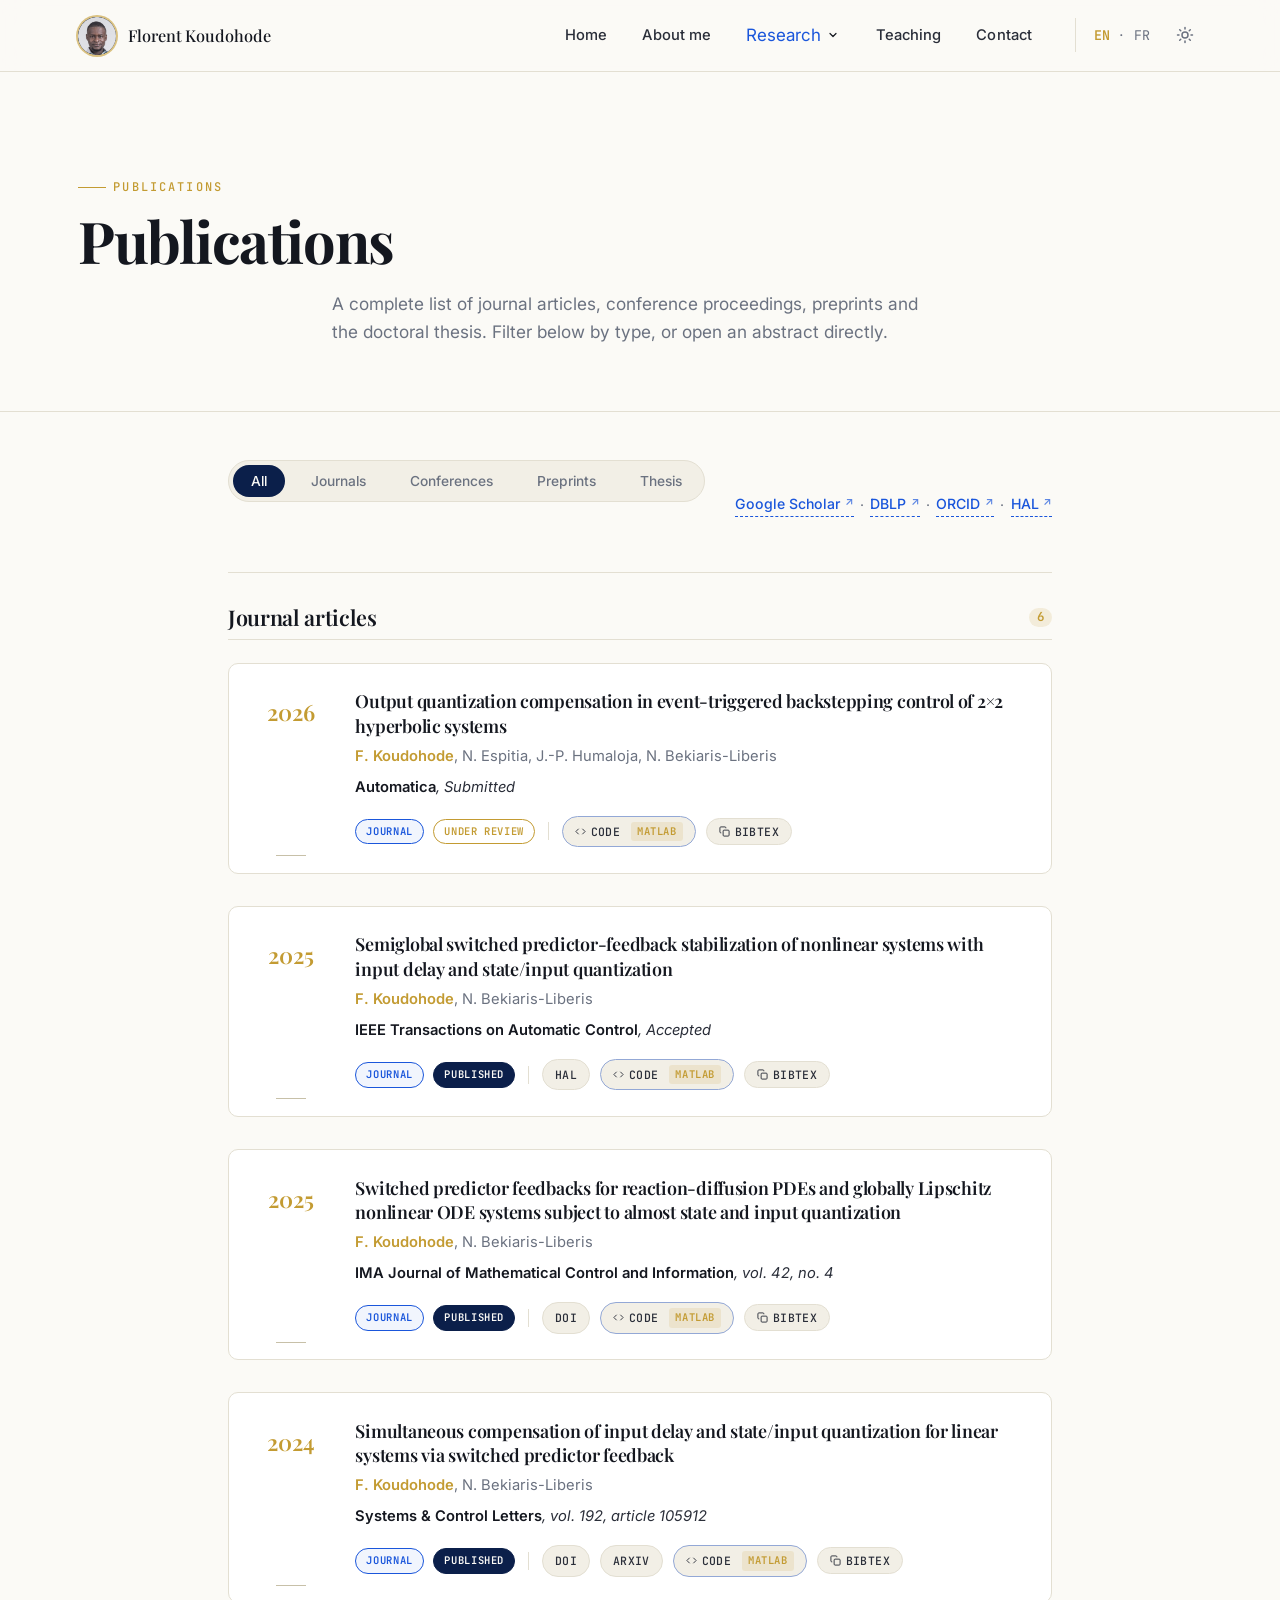
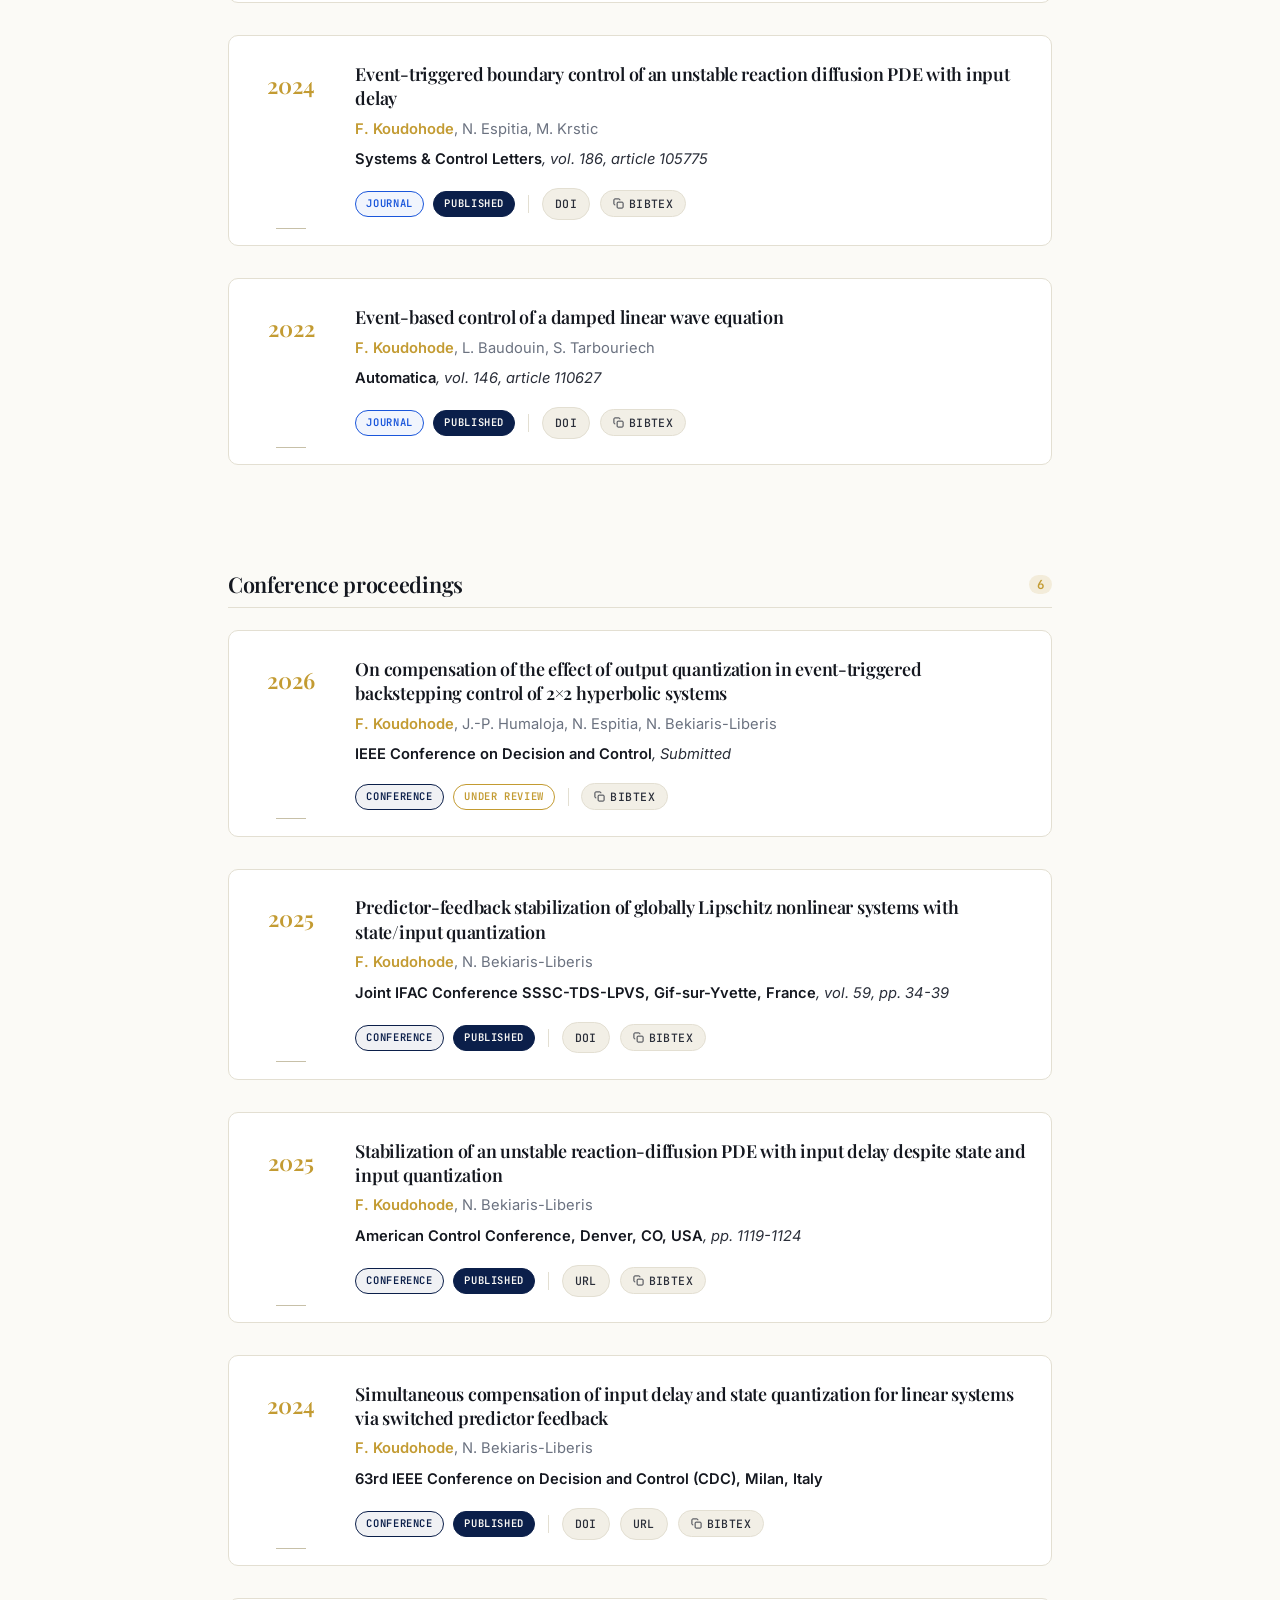
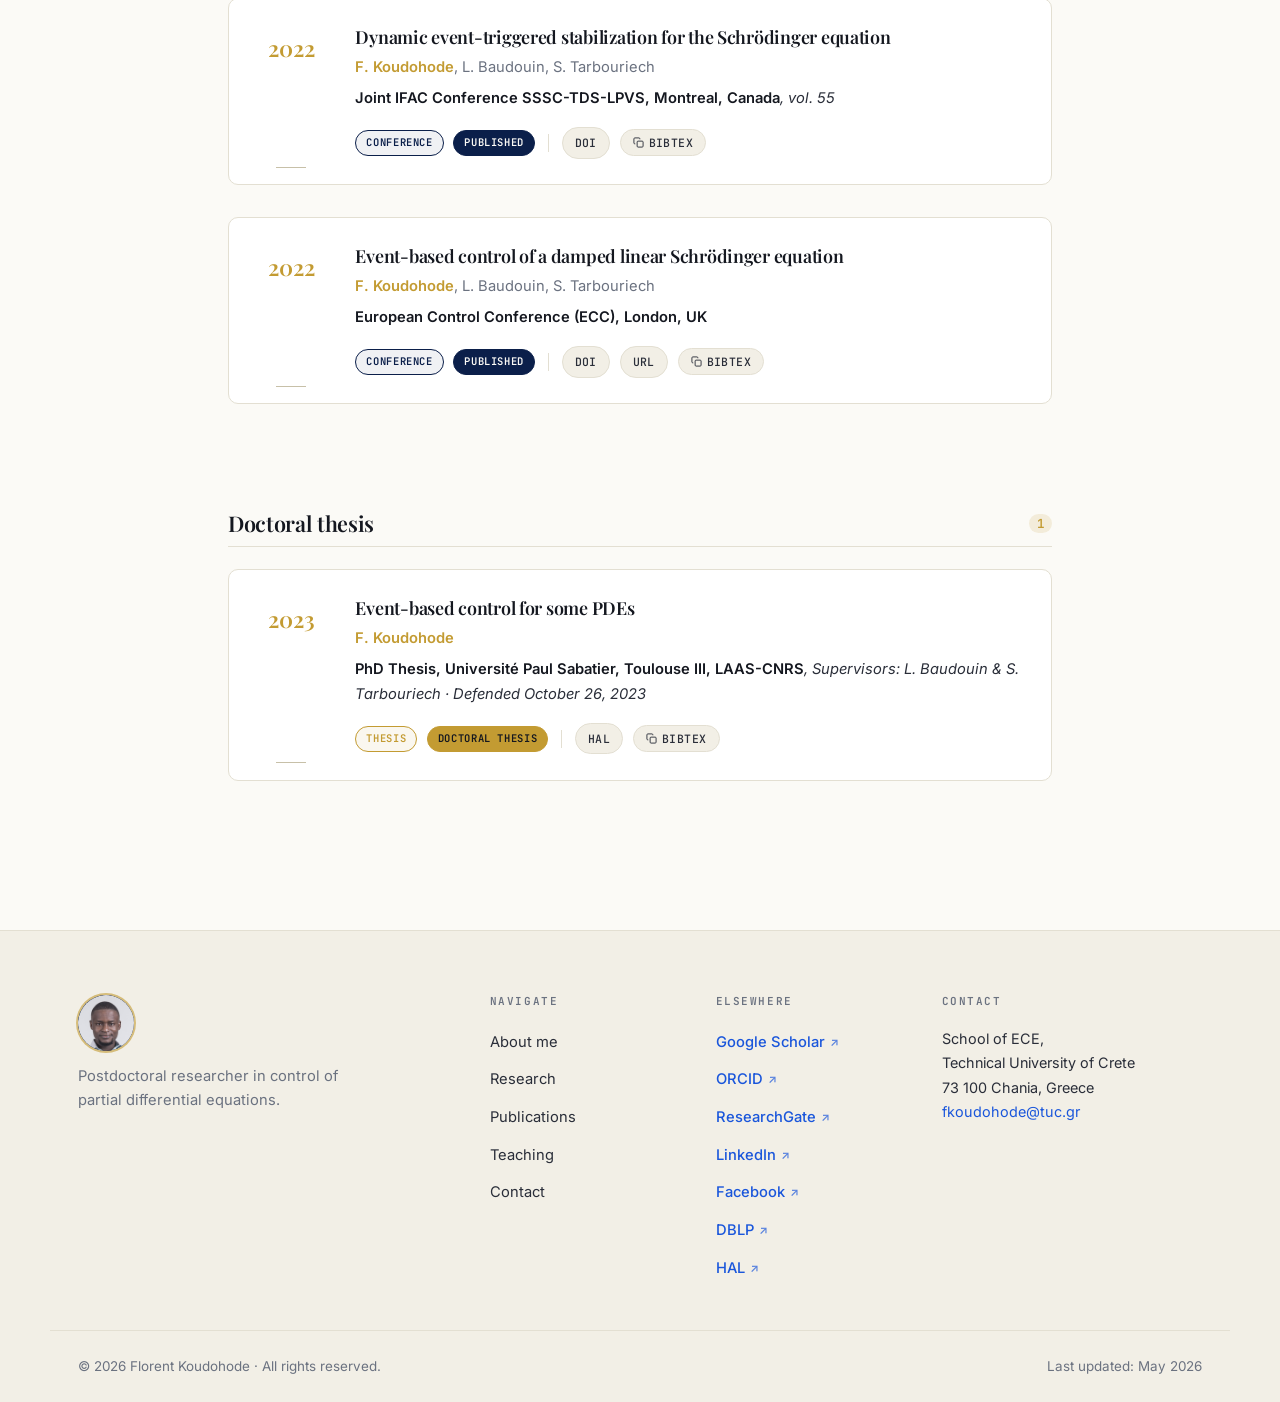
<file: publications.html>
<!DOCTYPE html>
<html lang="en" data-theme="light">
<head>
  <meta charset="UTF-8" />
  <meta name="viewport" content="width=device-width, initial-scale=1.0" />
  <title>Publications | Florent Koudohode</title>

  <meta name="description" content="Complete list of journal articles, conference proceedings, preprints and the doctoral thesis of Florent Koudohode, control of partial differential equations, event-triggered control, predictor feedback." />
  <meta name="author" content="Florent Koudohode" />
  <meta property="og:type" content="article" />
  <meta property="og:title" content="Publications | Florent Koudohode" />
  <meta property="og:description" content="Journal articles, conference papers and preprints in control of PDEs and networked control." />
  <meta property="og:url" content="https://fkoudohode.com/publications.html" />

  <!-- Fonts -->
  <link rel="preconnect" href="https://fonts.googleapis.com" />
  <link rel="preconnect" href="https://fonts.gstatic.com" crossorigin />
  <link href="https://fonts.googleapis.com/css2?family=Inter:wght@300;400;500;600;700&family=Playfair+Display:ital,wght@0,400;0,500;0,600;0,700;0,800;1,400;1,500&family=JetBrains+Mono:wght@400;500&display=swap" rel="stylesheet" />

  <link rel="stylesheet" href="styles.css" />
  <link rel="icon" type="image/svg+xml" href="data:image/svg+xml,%3Csvg xmlns='http://www.w3.org/2000/svg' viewBox='0 0 100 100'%3E%3Crect width='100' height='100' rx='18' fill='%230B1F4A'/%3E%3Ctext x='50' y='68' font-family='Playfair Display, serif' font-size='62' font-weight='700' text-anchor='middle' fill='%23C39B32'%3EF%3C/text%3E%3C/svg%3E" />
  <script defer src="scripts.js"></script>
</head>

<body>
  <!-- ============================================================
       NAVIGATION
       ============================================================ -->
  <header class="site-nav" role="banner">
    <div class="nav-inner">
      <a class="nav-brand" href="index.html" aria-label="Florent Koudohode, home">
        <span class="brand-mark" aria-hidden="true"><img src="assets/img/profile-brand.png" alt="" /></span>
        <span class="brand-name">Florent Koudohode</span>
      </a>
      <button class="nav-burger" id="navBurger" aria-label="Open menu" aria-expanded="false" aria-controls="navLinks">
        <span></span><span></span><span></span>
      </button>
      <nav class="nav-links" id="navLinks" aria-label="Primary">
        <a href="index.html" data-i18n="nav_home">Home</a>
        <a href="about.html" data-i18n="nav_about">About</a>
        <!-- ============================================================
             NAV : Research & Publications réunis en dropdown
             → Le parent <a href="work.html"> ouvre une page "chooser"
               qui propose les deux destinations sur une page double.
             → Le dropdown sub-menu s'ouvre au survol (desktop) ou au
               tap (mobile) pour accéder directement à l'une ou l'autre.
             ============================================================ -->
        <div class="nav-dropdown-parent">
          <a href="work.html" class="nav-dropdown-trigger active" data-i18n="nav_work">Research</a>
          <button class="nav-dropdown-toggle" aria-label="Open submenu" aria-expanded="false">
            <svg viewBox="0 0 24 24" width="12" height="12" fill="none" stroke="currentColor" stroke-width="2.4" stroke-linecap="round" stroke-linejoin="round" aria-hidden="true"><polyline points="6 9 12 15 18 9"/></svg>
          </button>
          <div class="nav-dropdown-menu" role="menu">
            <a href="research.html" role="menuitem" data-i18n="nav_research">Research</a>
            <a href="publications.html" role="menuitem" class="active" data-i18n="nav_publications">Publications</a>
          </div>
        </div>
        <a href="teaching.html" data-i18n="nav_teaching">Teaching</a>
        <a href="contact.html" data-i18n="nav_contact">Contact</a>
        <div class="nav-tools">
          <div class="lang-toggle" role="group" aria-label="Language">
            <button data-lang="en" class="lang-btn active" aria-label="English">EN</button>
            <span aria-hidden="true">·</span>
            <button data-lang="fr" class="lang-btn" aria-label="Français">FR</button>
          </div>
          <button class="theme-toggle" id="themeToggle" aria-label="Toggle theme">
            <svg class="icon-sun" viewBox="0 0 24 24" width="18" height="18" fill="none" stroke="currentColor" stroke-width="2" stroke-linecap="round" stroke-linejoin="round" aria-hidden="true"><circle cx="12" cy="12" r="4"/><path d="M12 2v2M12 20v2M4.93 4.93l1.41 1.41M17.66 17.66l1.41 1.41M2 12h2M20 12h2M4.93 19.07l1.41-1.41M17.66 6.34l1.41-1.41"/></svg>
            <svg class="icon-moon" viewBox="0 0 24 24" width="18" height="18" fill="none" stroke="currentColor" stroke-width="2" stroke-linecap="round" stroke-linejoin="round" aria-hidden="true"><path d="M21 12.79A9 9 0 1 1 11.21 3a7 7 0 0 0 9.79 9.79z"/></svg>
          </button>
        </div>
      </nav>
    </div>
  </header>

  <main id="content">
    <!-- ============================================================
         📚 PAGE PUBLICATIONS
         ────────────────────────────────────────────────────────────
         POUR MODIFIER LE CONTENU :
         → La liste des publications est dans `scripts.js` →
           tableau `publications` (vers la ligne 30).
         → Pour ajouter un article, copier un bloc existant et
           modifier title, authors, year, doi, etc. Voir README.md
           pour le détail des champs disponibles.
         → Le PDF du papier va dans `assets/papers/` et le chemin
           se met dans la clé `pdf: "assets/papers/J6-monfichier.pdf"`.
         → Pour cacher temporairement une publication, mettre la
           clé `hidden: true` dans l'entrée.

         POUR MODIFIER L'APPARENCE :
         → La liste est rendue par renderPublications() dans
           scripts.js (ligne ~990). Les classes CSS sont dans
           styles.css, recherchez `.pub-card`, `.pub-badge`, etc.
         ============================================================ -->

    <!-- ============================================================
         BANNIÈRE DE PAGE
         ============================================================ -->
    <section class="page-banner">
      <div class="section-inner">
        <p class="section-eyebrow" data-i18n="nav_publications">Publications</p>
        <h1 class="page-banner-title" data-i18n="pub_banner_title">Publications</h1>
        <p class="page-banner-lead" data-i18n="pub_banner_lead">A complete list of journal articles, conference proceedings, preprints and the doctoral thesis. Filter below by type, or open an abstract directly.</p>
      </div>
    </section>

    <!-- ============================================================
         FILTER BAR + EXTERNAL PROFILES
         ============================================================ -->
    <section class="pub-body">
      <div class="section-inner">
        <div class="pub-toolbar">
          <div class="pub-filters" role="tablist" aria-label="Filter publications by type">
            <button class="pub-filter active" data-filter="all"   role="tab" aria-selected="true"  data-i18n="pub_filter_all">All</button>
            <button class="pub-filter"        data-filter="journal"     role="tab" aria-selected="false" data-i18n="pub_filter_journal">Journals</button>
            <button class="pub-filter"        data-filter="conference"  role="tab" aria-selected="false" data-i18n="pub_filter_conference">Conferences</button>
            <button class="pub-filter"        data-filter="preprint"    role="tab" aria-selected="false" data-i18n="pub_filter_preprint">Preprints</button>
            <button class="pub-filter"        data-filter="thesis"      role="tab" aria-selected="false" data-i18n="pub_filter_thesis">Thesis</button>
          </div>
          <div class="pub-profiles" aria-label="External profiles">
            <a class="pub-profile-link" href="https://scholar.google.com/citations?user=VNpXV9EAAAAJ" target="_blank" rel="noopener">Google Scholar</a>
            <span aria-hidden="true">·</span>
            <a class="pub-profile-link" href="https://dblp.org/pid/326/1565.html" target="_blank" rel="noopener">DBLP</a>
            <span aria-hidden="true">·</span>
            <a class="pub-profile-link" href="https://orcid.org/0000-0002-8586-3336" target="_blank" rel="noopener">ORCID</a>
            <span aria-hidden="true">·</span>
            <a class="pub-profile-link" href="https://laas.hal.science/tel-04279601v3" target="_blank" rel="noopener">HAL</a>
          </div>
        </div>

        <!-- ============================================================
             PUBLICATION LIST, populated by renderPublications() in scripts.js
             To add a publication: edit the `publications` array in scripts.js
             ============================================================ -->
        <div id="pubList" class="pub-list" aria-live="polite"></div>
      </div>
    </section>
  </main>

  <!-- ============================================================
       FOOTER
       ============================================================ -->
  <footer class="site-footer" role="contentinfo">
    <div class="footer-inner">
      <div class="footer-col footer-brand">
        <a href="index.html" class="footer-brand-mark" aria-label="Florent Koudohode, home"><img src="assets/img/profile-brand.png" alt="" /></a>
        <p class="footer-tagline" data-i18n="footer_tagline">Postdoctoral researcher in control of partial differential equations.</p>
      </div>
      <div class="footer-col">
        <h4 class="footer-h" data-i18n="footer_navigate">Navigate</h4>
        <ul>
          <li><a href="about.html" data-i18n="nav_about">About</a></li>
          <li><a href="research.html" data-i18n="nav_research">Research</a></li>
          <li><a href="publications.html" data-i18n="nav_publications">Publications</a></li>
          <li><a href="teaching.html" data-i18n="nav_teaching">Teaching</a></li>
          <li><a href="contact.html" data-i18n="nav_contact">Contact</a></li>
        </ul>
      </div>
      <div class="footer-col">
        <h4 class="footer-h" data-i18n="footer_elsewhere">Elsewhere</h4>
        <ul class="footer-links-icons">
          <li><a href="https://scholar.google.com/citations?user=VNpXV9EAAAAJ" target="_blank" rel="noopener">Google Scholar</a></li>
          <li><a href="https://orcid.org/0000-0002-8586-3336" target="_blank" rel="noopener">ORCID</a></li>
          <li><a href="https://www.researchgate.net/profile/Florent-Koudohode" target="_blank" rel="noopener">ResearchGate</a></li>
          <li><a href="https://www.linkedin.com/in/florent-koudohode-564a16180/" target="_blank" rel="noopener">LinkedIn</a></li>
          <li><a href="https://www.facebook.com/florent.koudohode.9" target="_blank" rel="noopener">Facebook</a></li>
          <li><a href="https://dblp.org/pid/326/1565.html" target="_blank" rel="noopener">DBLP</a></li>
          <li><a href="https://laas.hal.science/tel-04279601v3" target="_blank" rel="noopener">HAL</a></li>
        </ul>
      </div>
      <div class="footer-col">
        <h4 class="footer-h" data-i18n="footer_contact">Contact</h4>
        <address class="footer-address">
          School of ECE,<br/>
          Technical University of Crete<br/>
          73 100 Chania, Greece<br/>
          <a href="mailto:fkoudohode@tuc.gr">fkoudohode@tuc.gr</a>
        </address>
      </div>
    </div>
    <div class="footer-bottom">
      <p>© <span id="copyYear">2026</span> Florent Koudohode · <span data-i18n="footer_rights">All rights reserved.</span></p>
      <p><span data-i18n="footer_updated">Last updated</span>: <span id="lastUpdated">May 2026</span></p>
    </div>
  </footer>
</body>
</html>
</file>
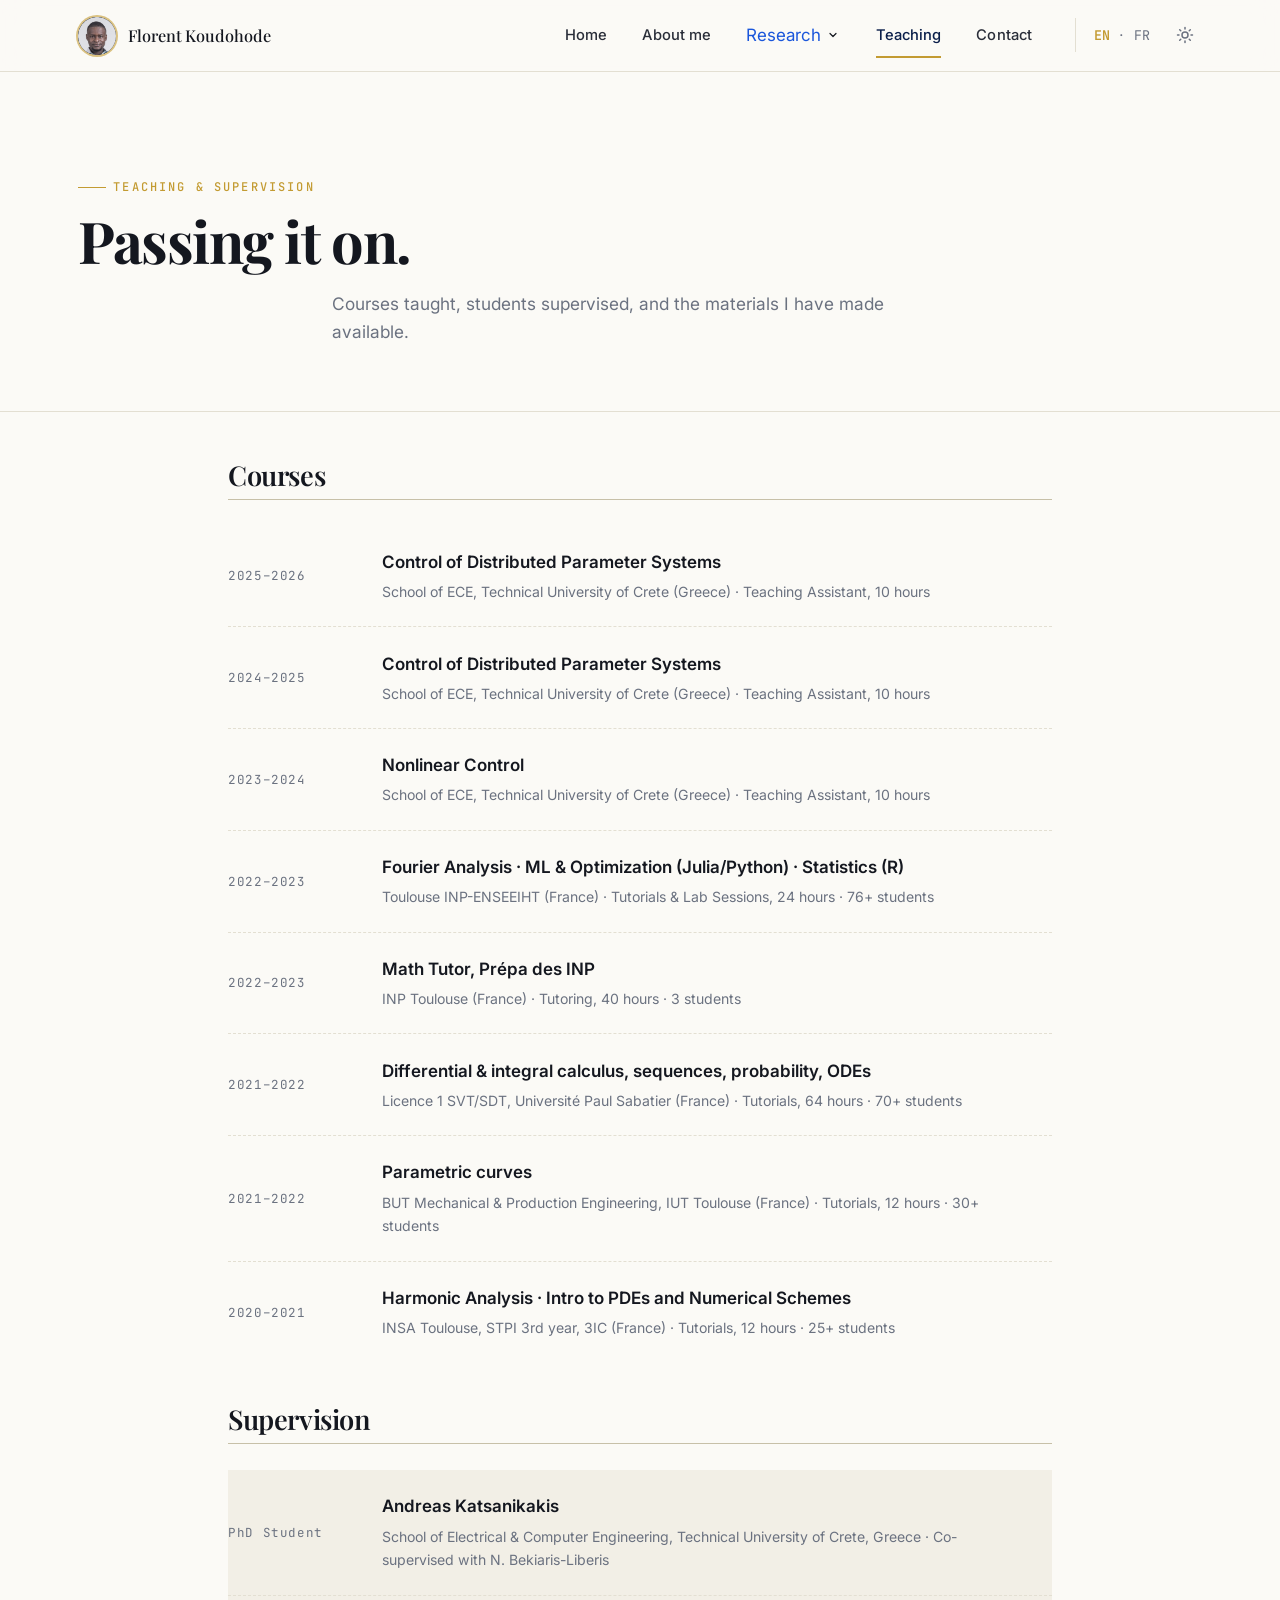
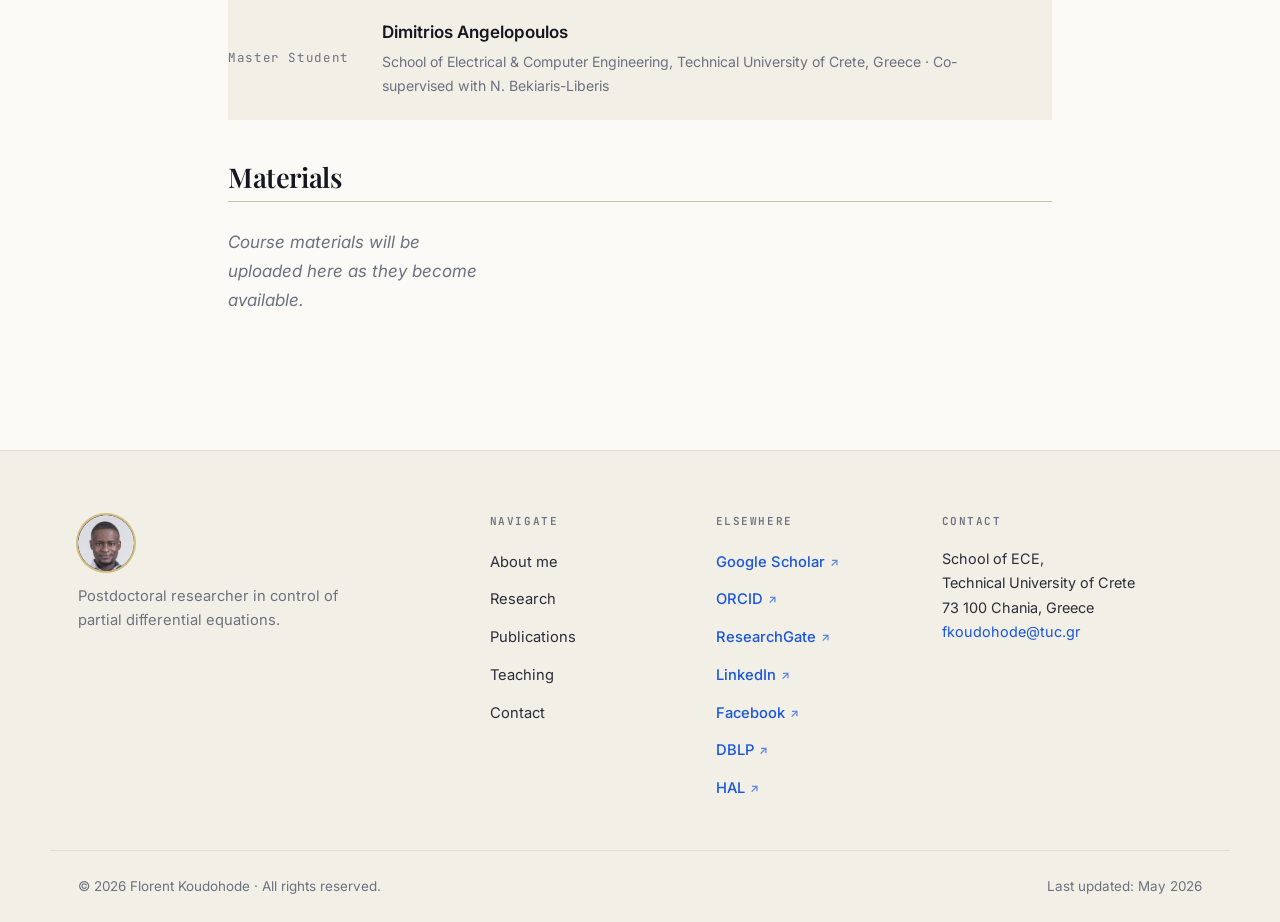
<file: teaching.html>
<!DOCTYPE html>
<html lang="en" data-theme="light">
<head>
  <meta charset="UTF-8" />
  <meta name="viewport" content="width=device-width, initial-scale=1.0" />
  <title>Teaching &amp; Supervision | Florent Koudohode</title>

  <meta name="description" content="Teaching and supervision activities of Florent Koudohode at the Technical University of Crete, Toulouse INP-ENSEEIHT, Université Paul Sabatier, and INSA Toulouse." />
  <meta name="author" content="Florent Koudohode" />
  <meta property="og:type" content="article" />
  <meta property="og:title" content="Teaching &amp; Supervision | Florent Koudohode" />
  <meta property="og:description" content="Courses, student supervision and teaching materials." />
  <meta property="og:url" content="https://fkoudohode.com/teaching.html" />

  <!-- Fonts -->
  <link rel="preconnect" href="https://fonts.googleapis.com" />
  <link rel="preconnect" href="https://fonts.gstatic.com" crossorigin />
  <link href="https://fonts.googleapis.com/css2?family=Inter:wght@300;400;500;600;700&family=Playfair+Display:ital,wght@0,400;0,500;0,600;0,700;0,800;1,400;1,500&family=JetBrains+Mono:wght@400;500&display=swap" rel="stylesheet" />

  <link rel="stylesheet" href="styles.css" />
  <link rel="icon" type="image/svg+xml" href="data:image/svg+xml,%3Csvg xmlns='http://www.w3.org/2000/svg' viewBox='0 0 100 100'%3E%3Crect width='100' height='100' rx='18' fill='%230B1F4A'/%3E%3Ctext x='50' y='68' font-family='Playfair Display, serif' font-size='62' font-weight='700' text-anchor='middle' fill='%23C39B32'%3EF%3C/text%3E%3C/svg%3E" />
  <script defer src="scripts.js"></script>
</head>

<body>
  <!-- ============================================================
       NAVIGATION
       ============================================================ -->
  <header class="site-nav" role="banner">
    <div class="nav-inner">
      <a class="nav-brand" href="index.html" aria-label="Florent Koudohode, home">
        <span class="brand-mark" aria-hidden="true"><img src="assets/img/profile-brand.png" alt="" /></span>
        <span class="brand-name">Florent Koudohode</span>
      </a>
      <button class="nav-burger" id="navBurger" aria-label="Open menu" aria-expanded="false" aria-controls="navLinks">
        <span></span><span></span><span></span>
      </button>
      <nav class="nav-links" id="navLinks" aria-label="Primary">
        <a href="index.html" data-i18n="nav_home">Home</a>
        <a href="about.html" data-i18n="nav_about">About</a>
        <!-- ============================================================
             NAV : Research & Publications réunis en dropdown
             → Le parent <a href="work.html"> ouvre une page "chooser"
               qui propose les deux destinations sur une page double.
             → Le dropdown sub-menu s'ouvre au survol (desktop) ou au
               tap (mobile) pour accéder directement à l'une ou l'autre.
             ============================================================ -->
        <div class="nav-dropdown-parent">
          <a href="work.html" class="nav-dropdown-trigger" data-i18n="nav_work">Research</a>
          <button class="nav-dropdown-toggle" aria-label="Open submenu" aria-expanded="false">
            <svg viewBox="0 0 24 24" width="12" height="12" fill="none" stroke="currentColor" stroke-width="2.4" stroke-linecap="round" stroke-linejoin="round" aria-hidden="true"><polyline points="6 9 12 15 18 9"/></svg>
          </button>
          <div class="nav-dropdown-menu" role="menu">
            <a href="research.html" role="menuitem" data-i18n="nav_research">Research</a>
            <a href="publications.html" role="menuitem" data-i18n="nav_publications">Publications</a>
          </div>
        </div>
        <a href="teaching.html" class="active" data-i18n="nav_teaching">Teaching</a>
        <a href="contact.html" data-i18n="nav_contact">Contact</a>
        <div class="nav-tools">
          <div class="lang-toggle" role="group" aria-label="Language">
            <button data-lang="en" class="lang-btn active" aria-label="English">EN</button>
            <span aria-hidden="true">·</span>
            <button data-lang="fr" class="lang-btn" aria-label="Français">FR</button>
          </div>
          <button class="theme-toggle" id="themeToggle" aria-label="Toggle theme">
            <svg class="icon-sun" viewBox="0 0 24 24" width="18" height="18" fill="none" stroke="currentColor" stroke-width="2" stroke-linecap="round" stroke-linejoin="round" aria-hidden="true"><circle cx="12" cy="12" r="4"/><path d="M12 2v2M12 20v2M4.93 4.93l1.41 1.41M17.66 17.66l1.41 1.41M2 12h2M20 12h2M4.93 19.07l1.41-1.41M17.66 6.34l1.41-1.41"/></svg>
            <svg class="icon-moon" viewBox="0 0 24 24" width="18" height="18" fill="none" stroke="currentColor" stroke-width="2" stroke-linecap="round" stroke-linejoin="round" aria-hidden="true"><path d="M21 12.79A9 9 0 1 1 11.21 3a7 7 0 0 0 9.79 9.79z"/></svg>
          </button>
        </div>
      </nav>
    </div>
  </header>

  <main id="content">
    <!-- ============================================================
         🎓 PAGE ENSEIGNEMENT
         ────────────────────────────────────────────────────────────
         POUR MODIFIER LE CONTENU :
         → Cours       → scripts.js, tableau `teachingCourses`
         → Étudiants   → scripts.js, tableau `supervisions`
         → Matériels   → scripts.js, tableau `teachingMaterials`
                         + déposer les fichiers PDF dans
                         `assets/teaching/` puis référencer le
                         chemin dans la clé `file:` de l'entrée.

         FORMAT D'UN COURS :
         { year: "2024–2025",
           title: "Nom du cours",
           inst: "Établissement",
           role: "Enseignant / Chargé de TD / etc." }

         FORMAT D'UN MATÉRIEL :
         { type: "Slides | Notes | Exercises",
           year: 2024,
           title: "Titre du document",
           file: "assets/teaching/mon-pdf.pdf" }
         ============================================================ -->

    <!-- ============================================================
         BANNIÈRE DE PAGE
         ============================================================ -->
    <section class="page-banner">
      <div class="section-inner">
        <p class="section-eyebrow" data-i18n="teaching_banner_eyebrow">Teaching &amp; Supervision</p>
        <h1 class="page-banner-title" data-i18n="teaching_banner_title">Passing it on.</h1>
        <p class="page-banner-lead" data-i18n="teaching_banner_lead">Courses taught, students supervised, and the materials I have made available.</p>
      </div>
    </section>

    <!-- ============================================================
         COURSES, populated by renderTeaching() in scripts.js
         To add a course: edit the `teachingCourses` array in scripts.js
         ============================================================ -->
    <section class="teaching-body">
      <div class="section-inner">
        <div class="teach-block">
          <h2 class="teach-block-h" data-i18n="teach_h_courses">Courses</h2>
          <div id="teachCoursesList" class="teach-list" aria-live="polite"></div>
        </div>

        <!-- ============================================================
             SUPERVISION, populated by renderTeaching() in scripts.js
             To add a student: edit the `supervisions` array in scripts.js
             ============================================================ -->
        <div class="teach-block">
          <h2 class="teach-block-h" data-i18n="teach_h_supervision">Supervision</h2>
          <div id="teachSupervisionList" class="teach-list teach-supervision"></div>
        </div>

        <!-- ============================================================
             MATERIALS, populated by renderTeaching() in scripts.js
             To add material: edit the `teachingMaterials` array in scripts.js
             Drop the file into assets/teaching/ and reference it.
             ============================================================ -->
        <div class="teach-block">
          <h2 class="teach-block-h" data-i18n="teach_h_materials">Materials</h2>
          <div id="teachMaterialsList" class="teach-materials"></div>
        </div>
      </div>
    </section>
  </main>

  <!-- ============================================================
       FOOTER
       ============================================================ -->
  <footer class="site-footer" role="contentinfo">
    <div class="footer-inner">
      <div class="footer-col footer-brand">
        <a href="index.html" class="footer-brand-mark" aria-label="Florent Koudohode, home"><img src="assets/img/profile-brand.png" alt="" /></a>
        <p class="footer-tagline" data-i18n="footer_tagline">Postdoctoral researcher in control of partial differential equations.</p>
      </div>
      <div class="footer-col">
        <h4 class="footer-h" data-i18n="footer_navigate">Navigate</h4>
        <ul>
          <li><a href="about.html" data-i18n="nav_about">About</a></li>
          <li><a href="research.html" data-i18n="nav_research">Research</a></li>
          <li><a href="publications.html" data-i18n="nav_publications">Publications</a></li>
          <li><a href="teaching.html" data-i18n="nav_teaching">Teaching</a></li>
          <li><a href="contact.html" data-i18n="nav_contact">Contact</a></li>
        </ul>
      </div>
      <div class="footer-col">
        <h4 class="footer-h" data-i18n="footer_elsewhere">Elsewhere</h4>
        <ul class="footer-links-icons">
          <li><a href="https://scholar.google.com/citations?user=VNpXV9EAAAAJ" target="_blank" rel="noopener">Google Scholar</a></li>
          <li><a href="https://orcid.org/0000-0002-8586-3336" target="_blank" rel="noopener">ORCID</a></li>
          <li><a href="https://www.researchgate.net/profile/Florent-Koudohode" target="_blank" rel="noopener">ResearchGate</a></li>
          <li><a href="https://www.linkedin.com/in/florent-koudohode-564a16180/" target="_blank" rel="noopener">LinkedIn</a></li>
          <li><a href="https://www.facebook.com/florent.koudohode.9" target="_blank" rel="noopener">Facebook</a></li>
          <li><a href="https://dblp.org/pid/326/1565.html" target="_blank" rel="noopener">DBLP</a></li>
          <li><a href="https://laas.hal.science/tel-04279601v3" target="_blank" rel="noopener">HAL</a></li>
        </ul>
      </div>
      <div class="footer-col">
        <h4 class="footer-h" data-i18n="footer_contact">Contact</h4>
        <address class="footer-address">
          School of ECE,<br/>
          Technical University of Crete<br/>
          73 100 Chania, Greece<br/>
          <a href="mailto:fkoudohode@tuc.gr">fkoudohode@tuc.gr</a>
        </address>
      </div>
    </div>
    <div class="footer-bottom">
      <p>© <span id="copyYear">2026</span> Florent Koudohode · <span data-i18n="footer_rights">All rights reserved.</span></p>
      <p><span data-i18n="footer_updated">Last updated</span>: <span id="lastUpdated">May 2026</span></p>
    </div>
  </footer>
</body>
</html>
</file>
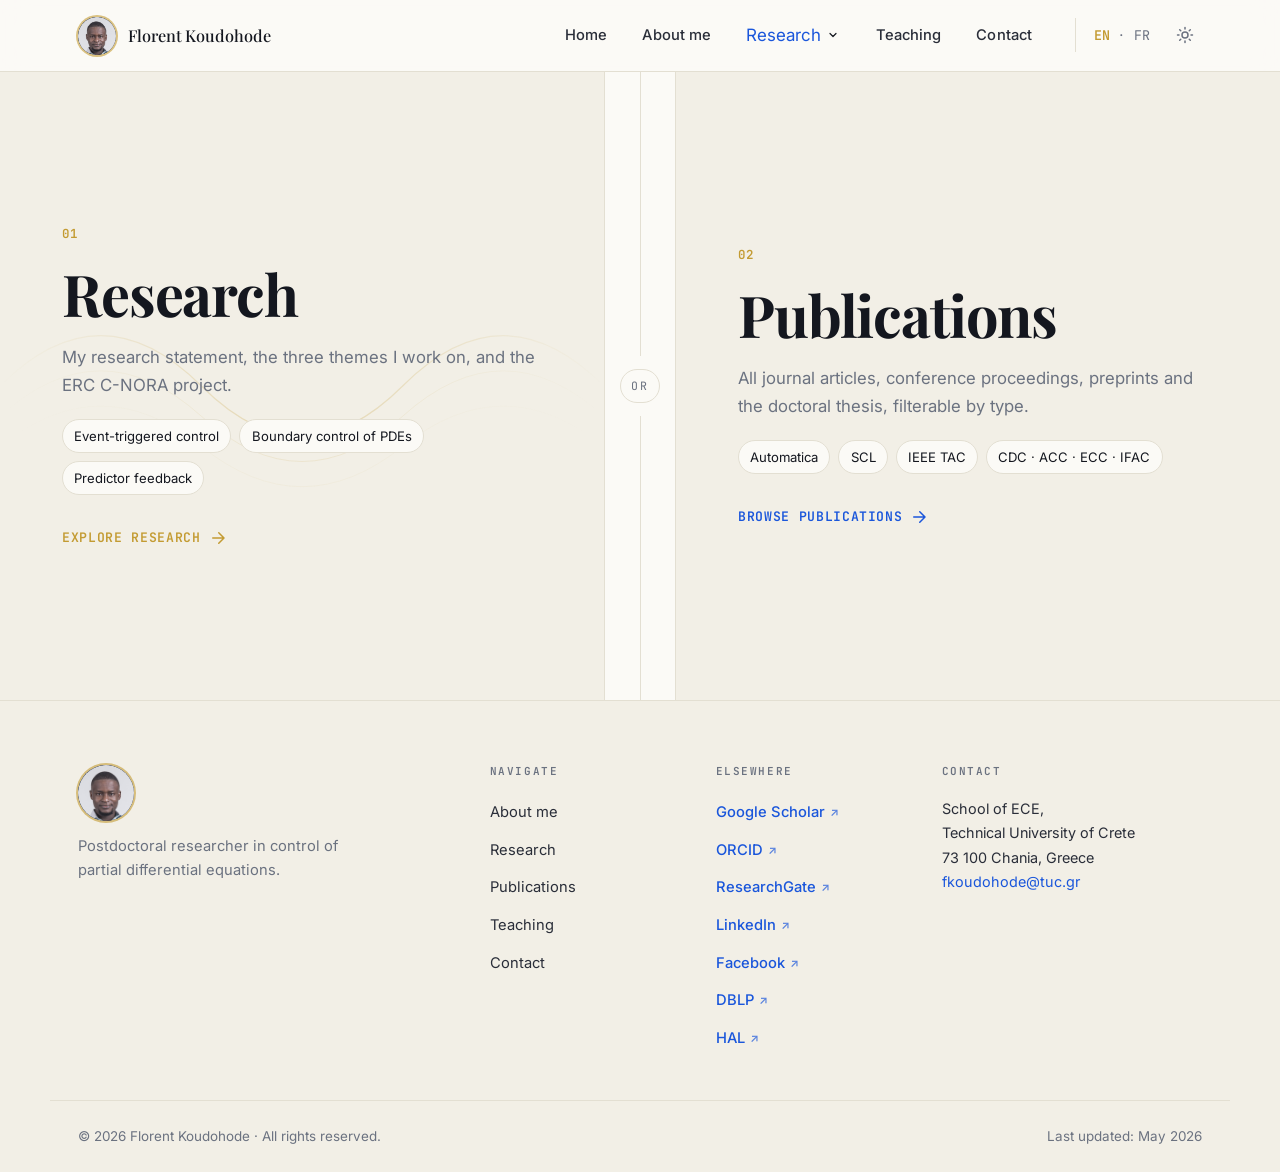
<file: work.html>
<!DOCTYPE html>
<html lang="en" data-theme="light">
<head>
  <meta charset="UTF-8" />
  <meta name="viewport" content="width=device-width, initial-scale=1.0" />
  <title>Research &amp; Publications | Florent Koudohode</title>

  <meta name="description" content="Choose between research themes (statement, focus areas, ERC project) or the full list of publications by Florent Koudohode." />
  <meta name="author" content="Florent Koudohode" />
  <meta property="og:type" content="article" />
  <meta property="og:title" content="Research &amp; Publications | Florent Koudohode" />
  <meta property="og:url" content="https://fkoudohode.com/work.html" />

  <!-- Fonts -->
  <link rel="preconnect" href="https://fonts.googleapis.com" />
  <link rel="preconnect" href="https://fonts.gstatic.com" crossorigin />
  <link href="https://fonts.googleapis.com/css2?family=Inter:wght@300;400;500;600;700&family=Playfair+Display:ital,wght@0,400;0,500;0,600;0,700;0,800;1,400;1,500&family=JetBrains+Mono:wght@400;500&display=swap" rel="stylesheet" />

  <link rel="stylesheet" href="styles.css" />
  <link rel="icon" type="image/svg+xml" href="data:image/svg+xml,%3Csvg xmlns='http://www.w3.org/2000/svg' viewBox='0 0 100 100'%3E%3Crect width='100' height='100' rx='18' fill='%230B1F4A'/%3E%3Ctext x='50' y='68' font-family='Playfair Display, serif' font-size='62' font-weight='700' text-anchor='middle' fill='%23C39B32'%3EF%3C/text%3E%3C/svg%3E" />
  <script defer src="scripts.js"></script>
</head>

<body>
  <!-- ============================================================
       NAVIGATION
       ============================================================ -->
  <header class="site-nav" role="banner">
    <div class="nav-inner">
      <a class="nav-brand" href="index.html" aria-label="Florent Koudohode, home">
        <span class="brand-mark" aria-hidden="true"><img src="assets/img/profile-brand.png" alt="" /></span>
        <span class="brand-name">Florent Koudohode</span>
      </a>
      <button class="nav-burger" id="navBurger" aria-label="Open menu" aria-expanded="false" aria-controls="navLinks">
        <span></span><span></span><span></span>
      </button>
      <nav class="nav-links" id="navLinks" aria-label="Primary">
        <a href="index.html" data-i18n="nav_home">Home</a>
        <a href="about.html" data-i18n="nav_about">About</a>
        <div class="nav-dropdown-parent">
          <a href="work.html" class="nav-dropdown-trigger active" data-i18n="nav_work">Research</a>
          <button class="nav-dropdown-toggle" aria-label="Open submenu" aria-expanded="false">
            <svg viewBox="0 0 24 24" width="12" height="12" fill="none" stroke="currentColor" stroke-width="2.4" stroke-linecap="round" stroke-linejoin="round" aria-hidden="true"><polyline points="6 9 12 15 18 9"/></svg>
          </button>
          <div class="nav-dropdown-menu" role="menu">
            <a href="research.html" role="menuitem" data-i18n="nav_research">Research</a>
            <a href="publications.html" role="menuitem" data-i18n="nav_publications">Publications</a>
          </div>
        </div>
        <a href="teaching.html" data-i18n="nav_teaching">Teaching</a>
        <a href="contact.html" data-i18n="nav_contact">Contact</a>
        <div class="nav-tools">
          <div class="lang-toggle" role="group" aria-label="Language">
            <button data-lang="en" class="lang-btn active" aria-label="English">EN</button>
            <span aria-hidden="true">·</span>
            <button data-lang="fr" class="lang-btn" aria-label="Français">FR</button>
          </div>
          <button class="theme-toggle" id="themeToggle" aria-label="Toggle theme">
            <svg class="icon-sun" viewBox="0 0 24 24" width="18" height="18" fill="none" stroke="currentColor" stroke-width="2" stroke-linecap="round" stroke-linejoin="round" aria-hidden="true"><circle cx="12" cy="12" r="4"/><path d="M12 2v2M12 20v2M4.93 4.93l1.41 1.41M17.66 17.66l1.41 1.41M2 12h2M20 12h2M4.93 19.07l1.41-1.41M17.66 6.34l1.41-1.41"/></svg>
            <svg class="icon-moon" viewBox="0 0 24 24" width="18" height="18" fill="none" stroke="currentColor" stroke-width="2" stroke-linecap="round" stroke-linejoin="round" aria-hidden="true"><path d="M21 12.79A9 9 0 1 1 11.21 3a7 7 0 0 0 9.79 9.79z"/></svg>
          </button>
        </div>
      </nav>
    </div>
  </header>

  <main id="content">
    <!-- ============================================================
         🔀 PAGE DOUBLE : Research / Publications
         ────────────────────────────────────────────────────────────
         Cette page agit comme un sélecteur entre deux destinations :
         le côté gauche mène à research.html (énoncé + thèmes),
         le côté droit à publications.html (liste filtrable).

         POUR MODIFIER LES LIBELLÉS :
         → translations.en.work_* / translations.fr.work_*
           dans scripts.js.
         ============================================================ -->
    <section class="work-chooser">
      <a href="research.html" class="work-half work-half-left">
        <div class="work-half-inner">
          <span class="work-half-num">01</span>
          <h2 class="work-half-h" data-i18n="work_research_title">Research</h2>
          <p class="work-half-lead" data-i18n="work_research_lead">My research statement, the three themes I work on, and the ERC C-NORA project.</p>
          <ul class="work-half-tags">
            <li data-i18n="work_research_t1">Event-triggered control</li>
            <li data-i18n="work_research_t2">Boundary control of PDEs</li>
            <li data-i18n="work_research_t3">Predictor feedback</li>
          </ul>
          <span class="work-half-cta">
            <span data-i18n="work_explore_research">Explore research</span>
            <svg viewBox="0 0 24 24" width="18" height="18" fill="none" stroke="currentColor" stroke-width="2" stroke-linecap="round" stroke-linejoin="round" aria-hidden="true"><path d="M5 12h14M13 5l7 7-7 7"/></svg>
          </span>
        </div>
        <svg class="work-half-pattern" viewBox="0 0 600 800" preserveAspectRatio="xMidYMid slice" aria-hidden="true">
          <defs>
            <linearGradient id="wgrad1" x1="0%" y1="0%" x2="100%" y2="0%">
              <stop offset="0%" stop-color="var(--color-gold)" stop-opacity="0"/>
              <stop offset="50%" stop-color="var(--color-gold)" stop-opacity="0.5"/>
              <stop offset="100%" stop-color="var(--color-gold)" stop-opacity="0"/>
            </linearGradient>
          </defs>
          <path d="M 0 400 Q 100 300 200 400 T 400 400 T 600 400" fill="none" stroke="url(#wgrad1)" stroke-width="1.2"/>
          <path d="M 0 430 Q 100 340 200 430 T 400 430 T 600 430" fill="none" stroke="url(#wgrad1)" stroke-width="0.8" opacity="0.55"/>
          <path d="M 0 460 Q 100 380 200 460 T 400 460 T 600 460" fill="none" stroke="url(#wgrad1)" stroke-width="0.5" opacity="0.35"/>
        </svg>
      </a>

      <div class="work-divider" aria-hidden="true">
        <span class="work-divider-or" data-i18n="work_or">or</span>
      </div>

      <a href="publications.html" class="work-half work-half-right">
        <div class="work-half-inner">
          <span class="work-half-num">02</span>
          <h2 class="work-half-h" data-i18n="work_pub_title">Publications</h2>
          <p class="work-half-lead" data-i18n="work_pub_lead">All journal articles, conference proceedings, preprints and the doctoral thesis, filterable by type.</p>
          <ul class="work-half-tags">
            <li>Automatica</li>
            <li>SCL</li>
            <li>IEEE TAC</li>
            <li>CDC · ACC · ECC · IFAC</li>
          </ul>
          <span class="work-half-cta">
            <span data-i18n="work_browse_pubs">Browse publications</span>
            <svg viewBox="0 0 24 24" width="18" height="18" fill="none" stroke="currentColor" stroke-width="2" stroke-linecap="round" stroke-linejoin="round" aria-hidden="true"><path d="M5 12h14M13 5l7 7-7 7"/></svg>
          </span>
        </div>
        <svg class="work-half-pattern" viewBox="0 0 600 800" preserveAspectRatio="xMidYMid slice" aria-hidden="true">
          <defs>
            <linearGradient id="wgrad2" x1="0%" y1="0%" x2="100%" y2="0%">
              <stop offset="0%" stop-color="var(--color-blue)" stop-opacity="0"/>
              <stop offset="50%" stop-color="var(--color-blue)" stop-opacity="0.45"/>
              <stop offset="100%" stop-color="var(--color-blue)" stop-opacity="0"/>
            </linearGradient>
          </defs>
          <!-- Patron de "spectre" pour différencier visuellement -->
          <g stroke="url(#wgrad2)" fill="none">
            <line x1="60"  y1="320" x2="60"  y2="480" stroke-width="2"/>
            <line x1="110" y1="280" x2="110" y2="520" stroke-width="2"/>
            <line x1="160" y1="350" x2="160" y2="450" stroke-width="2"/>
            <line x1="210" y1="220" x2="210" y2="580" stroke-width="2"/>
            <line x1="260" y1="300" x2="260" y2="500" stroke-width="2"/>
            <line x1="310" y1="250" x2="310" y2="550" stroke-width="2"/>
            <line x1="360" y1="370" x2="360" y2="430" stroke-width="2"/>
            <line x1="410" y1="290" x2="410" y2="510" stroke-width="2"/>
            <line x1="460" y1="330" x2="460" y2="470" stroke-width="2"/>
            <line x1="510" y1="260" x2="510" y2="540" stroke-width="2"/>
            <line x1="560" y1="310" x2="560" y2="490" stroke-width="2"/>
          </g>
        </svg>
      </a>
    </section>
  </main>

  <!-- ============================================================
       FOOTER
       ============================================================ -->
  <footer class="site-footer" role="contentinfo">
    <div class="footer-inner">
      <div class="footer-col footer-brand">
        <a href="index.html" class="footer-brand-mark" aria-label="Florent Koudohode, home"><img src="assets/img/profile-brand.png" alt="" /></a>
        <p class="footer-tagline" data-i18n="footer_tagline">Postdoctoral researcher in control of partial differential equations.</p>
      </div>
      <div class="footer-col">
        <h4 class="footer-h" data-i18n="footer_navigate">Navigate</h4>
        <ul>
          <li><a href="about.html" data-i18n="nav_about">About</a></li>
          <li><a href="research.html" data-i18n="nav_research">Research</a></li>
          <li><a href="publications.html" data-i18n="nav_publications">Publications</a></li>
          <li><a href="teaching.html" data-i18n="nav_teaching">Teaching</a></li>
          <li><a href="contact.html" data-i18n="nav_contact">Contact</a></li>
        </ul>
      </div>
      <div class="footer-col">
        <h4 class="footer-h" data-i18n="footer_elsewhere">Elsewhere</h4>
        <ul class="footer-links-icons">
          <li><a href="https://scholar.google.com/citations?user=VNpXV9EAAAAJ" target="_blank" rel="noopener">Google Scholar</a></li>
          <li><a href="https://orcid.org/0000-0002-8586-3336" target="_blank" rel="noopener">ORCID</a></li>
          <li><a href="https://www.researchgate.net/profile/Florent-Koudohode" target="_blank" rel="noopener">ResearchGate</a></li>
          <li><a href="https://www.linkedin.com/in/florent-koudohode-564a16180/" target="_blank" rel="noopener">LinkedIn</a></li>
          <li><a href="https://www.facebook.com/florent.koudohode.9" target="_blank" rel="noopener">Facebook</a></li>
          <li><a href="https://dblp.org/pid/326/1565.html" target="_blank" rel="noopener">DBLP</a></li>
          <li><a href="https://laas.hal.science/tel-04279601v3" target="_blank" rel="noopener">HAL</a></li>
        </ul>
      </div>
      <div class="footer-col">
        <h4 class="footer-h" data-i18n="footer_contact">Contact</h4>
        <address class="footer-address">
          School of ECE,<br/>
          Technical University of Crete<br/>
          73 100 Chania, Greece<br/>
          <a href="mailto:fkoudohode@tuc.gr">fkoudohode@tuc.gr</a>
        </address>
      </div>
    </div>
    <div class="footer-bottom">
      <p>© <span id="copyYear">2026</span> Florent Koudohode · <span data-i18n="footer_rights">All rights reserved.</span></p>
      <p><span data-i18n="footer_updated">Last updated</span>: <span id="lastUpdated">May 2026</span></p>
    </div>
  </footer>
</body>
</html>
</file>
<file: styles.css>
/* ============================================================
   FLORENT KOUDOHODE — Personal Academic Site
   Global stylesheet
   ------------------------------------------------------------
   Organisation :
     1. CSS Variables (themes)
     2. Base & reset
     3. Typography
     4. Navigation
     5. Hero
     6. Sections (themes, news, CTA)
     7. Page-specific (about, research, publications, teaching, contact)
     8. Components (buttons, badges, cards, forms)
     9. Footer
     10. Utilities & animations
     11. Responsive
   ============================================================ */


/* ============================================================
   1. 🎨 THEME VARIABLES
   → Modifier ici pour changer l'apparence globale du site.
   ============================================================ */
:root {
  /* Palette — light theme */
  --color-primary:        #0B1F4A;    /* Deep navy — headings, accents */
  --color-primary-soft:   #1A3573;
  --color-gold:           #C39B32;    /* Gold — highlights, ERC badge, brand */
  --color-gold-soft:      #DEB867;
  --color-blue:           #1A56DB;    /* Electric blue — links, CTAs */
  --color-blue-soft:      #3B82F6;

  /* Surfaces & text */
  --bg-primary:           #FBFAF6;    /* Cream off-white — main background */
  --bg-secondary:         #F2EFE6;    /* Warmer cream — cards, sections */
  --bg-tertiary:          #ECE7D8;    /* Subtle dividers */
  --bg-nav:               rgba(251, 250, 246, 0.86);
  --bg-card:              #FFFFFF;

  --text-primary:         #14171F;
  --text-body:            #2A2E39;
  --text-muted:           #6B7280;
  --text-soft:            #8B92A0;

  --border:               #E3DFD2;
  --border-strong:        #C7C0A8;

  /* Shadows */
  --shadow-sm:            0 1px 2px rgba(11, 31, 74, 0.05);
  --shadow-md:            0 4px 14px rgba(11, 31, 74, 0.07);
  --shadow-lg:            0 12px 36px rgba(11, 31, 74, 0.10);
  --shadow-glow-gold:     0 0 0 1px rgba(195, 155, 50, 0.18);

  /* Typography */
  --font-display:         'Playfair Display', 'Times New Roman', Georgia, serif;
  --font-body:            'Inter', -apple-system, BlinkMacSystemFont, sans-serif;
  --font-mono:            'JetBrains Mono', 'SFMono-Regular', Menlo, monospace;

  /* Sizing */
  --max-width:            1180px;
  --max-width-narrow:     880px;
  --max-width-reading:    720px;
  --nav-height:           72px;
  --radius-sm:            6px;
  --radius:               10px;
  --radius-lg:            16px;

  /* Motion */
  --ease:                 cubic-bezier(0.4, 0, 0.2, 1);
  --ease-out:             cubic-bezier(0.16, 1, 0.3, 1);
  --t-fast:               150ms;
  --t-base:               300ms;
  --t-slow:               600ms;
}

/* ============================================================
   🌙 DARK THEME — applied via data-theme="dark" on <html>
   ============================================================ */
[data-theme="dark"] {
  --color-primary:        #C7DAF0;    /* Soft sky blue — headings on dark */
  --color-primary-soft:   #8FB3DC;
  --color-gold:           #D4A843;    /* Warmer gold for dark backgrounds */
  --color-gold-soft:      #B5862A;
  --color-blue:           #6BA1FA;
  --color-blue-soft:      #88B5FB;

  --bg-primary:           #0D1018;    /* Almost-black with a navy hint */
  --bg-secondary:         #161B27;
  --bg-tertiary:          #1F2533;
  --bg-nav:               rgba(13, 16, 24, 0.86);
  --bg-card:              #161B27;

  --text-primary:         #F5F2E8;    /* Warm white */
  --text-body:            #D8D4C5;
  --text-muted:           #94A1B5;
  --text-soft:            #6B7689;

  --border:               #262C3B;
  --border-strong:        #3A4356;

  --shadow-sm:            0 1px 2px rgba(0, 0, 0, 0.35);
  --shadow-md:            0 4px 14px rgba(0, 0, 0, 0.45);
  --shadow-lg:            0 12px 36px rgba(0, 0, 0, 0.55);
  --shadow-glow-gold:     0 0 0 1px rgba(212, 168, 67, 0.22);
}


/* ============================================================
   2. BASE & RESET
   ============================================================ */
*, *::before, *::after { box-sizing: border-box; }

html {
  -webkit-text-size-adjust: 100%;
  scroll-behavior: smooth;
}

body {
  margin: 0;
  font-family: var(--font-body);
  font-size: 17px;
  font-weight: 400;
  line-height: 1.7;
  color: var(--text-body);
  background-color: var(--bg-primary);
  -webkit-font-smoothing: antialiased;
  -moz-osx-font-smoothing: grayscale;
  transition: background-color var(--t-base) var(--ease), color var(--t-base) var(--ease);
  overflow-x: hidden;
}

img, svg { display: block; max-width: 100%; }
img { height: auto; }

a {
  color: var(--color-blue);
  text-decoration: none;
  transition: color var(--t-fast) var(--ease);
}
a:hover { color: var(--color-primary); }

button {
  font-family: inherit;
  cursor: pointer;
  border: none;
  background: none;
  color: inherit;
}

::selection {
  background: var(--color-gold);
  color: #14171F;
}


/* ============================================================
   3. TYPOGRAPHY
   ============================================================ */
h1, h2, h3, h4, h5 {
  font-family: var(--font-display);
  font-weight: 600;
  color: var(--text-primary);
  letter-spacing: -0.015em;
  line-height: 1.15;
  margin: 0 0 0.4em;
}

h1 { font-size: clamp(2.4rem, 5.5vw, 4.4rem); font-weight: 700; letter-spacing: -0.025em; }
h2 { font-size: clamp(1.9rem, 3.5vw, 2.8rem); }
h3 { font-size: clamp(1.25rem, 2vw, 1.5rem); font-weight: 600; }
h4 { font-size: 1.05rem; font-weight: 600; }

p { margin: 0 0 1em; }

em { font-style: italic; color: var(--color-gold); font-family: var(--font-display); }

.section-eyebrow {
  font-family: var(--font-mono);
  font-size: 12px;
  font-weight: 500;
  text-transform: uppercase;
  letter-spacing: 0.18em;
  color: var(--color-gold);
  margin: 0 0 0.8em;
  display: inline-flex;
  align-items: center;
  gap: 0.6em;
}
.section-eyebrow::before {
  content: "";
  display: inline-block;
  width: 28px;
  height: 1px;
  background: var(--color-gold);
}

.section-title {
  font-family: var(--font-display);
  font-weight: 600;
  font-size: clamp(1.9rem, 3.5vw, 2.6rem);
  margin: 0 0 0.5em;
  color: var(--text-primary);
}
.section-lead {
  font-size: 1.12rem;
  color: var(--text-muted);
  max-width: 56ch;
  margin: 0 auto 0;
  line-height: 1.65;
}

.section-inner {
  max-width: var(--max-width);
  margin: 0 auto;
  padding: 0 28px;
}

.section-head {
  text-align: center;
  margin-bottom: 4rem;
}
.section-head .section-eyebrow { justify-content: center; }


/* ============================================================
   4. NAVIGATION
   ============================================================ */
.site-nav {
  position: sticky;
  top: 0;
  z-index: 100;
  height: var(--nav-height);
  background: var(--bg-nav);
  backdrop-filter: saturate(180%) blur(14px);
  -webkit-backdrop-filter: saturate(180%) blur(14px);
  border-bottom: 1px solid var(--border);
  transition: background var(--t-base) var(--ease), border-color var(--t-base) var(--ease);
}

.nav-inner {
  max-width: var(--max-width);
  height: 100%;
  margin: 0 auto;
  padding: 0 28px;
  display: flex;
  align-items: center;
  justify-content: space-between;
}

.nav-brand {
  display: inline-flex;
  align-items: center;
  gap: 12px;
  color: var(--text-primary);
  font-weight: 500;
}
.nav-brand:hover { color: var(--color-primary); }

.brand-mark {
  width: 38px;
  height: 38px;
  display: inline-flex;
  align-items: center;
  justify-content: center;
  border-radius: 50%;
  overflow: hidden;
  background: var(--color-primary);
  box-shadow: 0 0 0 2px color-mix(in srgb, var(--color-gold) 60%, transparent);
  transition: box-shadow 0.25s ease, transform 0.25s ease;
}
.brand-mark img {
  width: 100%;
  height: 100%;
  object-fit: cover;
  display: block;
}
.nav-brand:hover .brand-mark {
  box-shadow: 0 0 0 2px var(--color-gold);
  transform: scale(1.05);
}
.brand-dot { color: var(--color-gold); }

.brand-name {
  font-family: var(--font-display);
  font-weight: 500;
  font-size: 1.02rem;
  letter-spacing: -0.005em;
}

.nav-links {
  display: flex;
  align-items: center;
  gap: 2.2rem;
}

.nav-links > a {
  position: relative;
  font-size: 0.92rem;
  font-weight: 500;
  color: var(--text-body);
  letter-spacing: 0.005em;
  padding: 6px 0;
  transition: color var(--t-fast) var(--ease);
}
.nav-links > a::after {
  content: "";
  position: absolute;
  bottom: -3px;
  left: 0;
  width: 100%;
  height: 1.5px;
  background: var(--color-gold);
  transform: scaleX(0);
  transform-origin: left center;
  transition: transform var(--t-base) var(--ease-out);
}
.nav-links > a:hover { color: var(--color-primary); }
.nav-links > a:hover::after { transform: scaleX(0.4); }
.nav-links > a.active { color: var(--color-primary); }
.nav-links > a.active::after { transform: scaleX(1); }

.nav-tools {
  display: flex;
  align-items: center;
  gap: 14px;
  margin-left: 8px;
  padding-left: 14px;
  border-left: 1px solid var(--border);
}

.lang-toggle {
  display: inline-flex;
  align-items: center;
  gap: 4px;
  font-family: var(--font-mono);
  font-size: 11px;
  font-weight: 500;
  color: var(--text-muted);
  letter-spacing: 0.08em;
}
.lang-btn {
  padding: 3px 4px;
  color: var(--text-muted);
  transition: color var(--t-fast) var(--ease);
}
.lang-btn:hover { color: var(--color-primary); }
.lang-btn.active { color: var(--color-gold); font-weight: 600; }

.theme-toggle {
  display: inline-flex;
  align-items: center;
  justify-content: center;
  width: 34px;
  height: 34px;
  border-radius: 50%;
  color: var(--text-muted);
  transition: color var(--t-fast) var(--ease), background var(--t-fast) var(--ease);
}
.theme-toggle:hover { color: var(--color-gold); background: var(--bg-secondary); }
.theme-toggle .icon-moon { display: none; }
[data-theme="dark"] .theme-toggle .icon-sun { display: none; }
[data-theme="dark"] .theme-toggle .icon-moon { display: block; }

.nav-burger {
  display: none;
  flex-direction: column;
  gap: 5px;
  width: 28px;
  height: 28px;
  padding: 0;
  align-items: center;
  justify-content: center;
}
.nav-burger span {
  display: block;
  width: 22px;
  height: 1.6px;
  background: var(--text-primary);
  transition: transform var(--t-base) var(--ease), opacity var(--t-fast) var(--ease);
}
.nav-burger[aria-expanded="true"] span:nth-child(1) {
  transform: translateY(6.6px) rotate(45deg);
}
.nav-burger[aria-expanded="true"] span:nth-child(2) {
  opacity: 0;
}
.nav-burger[aria-expanded="true"] span:nth-child(3) {
  transform: translateY(-6.6px) rotate(-45deg);
}


/* ============================================================
   5. HERO
   ============================================================ */
.hero {
  position: relative;
  overflow: hidden;
  padding: clamp(3.5rem, 8vw, 7rem) 0 clamp(4rem, 7vw, 6.5rem);
  border-bottom: 1px solid var(--border);
}

.hero-pattern {
  position: absolute;
  inset: 0;
  width: 100%;
  height: 100%;
  pointer-events: none;
  opacity: 0.85;
  z-index: 0;
}

.hero-inner {
  position: relative;
  z-index: 1;
  max-width: var(--max-width);
  margin: 0 auto;
  padding: 0 28px;
  display: grid;
  grid-template-columns: minmax(0, 1.4fr) minmax(0, 1fr);
  gap: clamp(2rem, 5vw, 5rem);
  align-items: center;
}

.hero-eyebrow {
  display: inline-flex;
  align-items: center;
  gap: 10px;
  font-family: var(--font-mono);
  font-size: 12px;
  font-weight: 500;
  text-transform: uppercase;
  letter-spacing: 0.18em;
  color: var(--color-gold);
  margin: 0 0 1.6rem;
}
.eyebrow-dot {
  width: 8px; height: 8px;
  border-radius: 50%;
  background: var(--color-gold);
  box-shadow: 0 0 0 4px rgba(195, 155, 50, 0.18);
  animation: pulse 2.6s ease-in-out infinite;
}

.hero-title {
  font-family: var(--font-display);
  font-size: clamp(2.4rem, 6vw, 4.6rem);
  font-weight: 700;
  line-height: 1.05;
  letter-spacing: -0.028em;
  margin: 0 0 1.6rem;
  color: var(--text-primary);
}
.hero-title-line-1,
.hero-title-line-2,
.hero-title-line-3 { display: block; }
.hero-title-line-2 em {
  font-family: var(--font-display);
  font-style: italic;
  font-weight: 500;
  color: var(--color-gold);
}
.hero-title-line-3 {
  font-size: 0.62em;
  font-weight: 400;
  font-style: italic;
  color: var(--text-muted);
  margin-top: 0.25em;
}

.hero-bio {
  font-size: 1.07rem;
  line-height: 1.78;
  color: var(--text-body);
  max-width: 56ch;
  margin: 0 0 2rem;
}

.hero-badges {
  display: flex;
  flex-wrap: wrap;
  gap: 0.55rem;
  margin: 0 0 2.2rem;
}

.badge {
  display: inline-flex;
  align-items: center;
  gap: 6px;
  padding: 5px 12px;
  font-family: var(--font-mono);
  font-size: 11.5px;
  font-weight: 500;
  letter-spacing: 0.04em;
  color: var(--text-body);
  background: var(--bg-secondary);
  border: 1px solid var(--border);
  border-radius: 50px;
  transition: all var(--t-fast) var(--ease);
}
.badge-erc {
  color: var(--color-gold);
  background: transparent;
  border-color: var(--color-gold);
  box-shadow: var(--shadow-glow-gold);
}

.hero-ctas {
  display: flex;
  gap: 12px;
  flex-wrap: wrap;
}

.hero-card {
  position: relative;
  background: var(--bg-card);
  border: 1px solid var(--border);
  border-radius: var(--radius-lg);
  padding: 28px;
  box-shadow: var(--shadow-lg);
  display: flex;
  flex-direction: column;
  gap: 1.4rem;
}

.hero-photo-wrap {
  position: relative;
  aspect-ratio: 1 / 1;
  max-width: 220px;
  margin: 0 auto;
  border-radius: 50%;
  overflow: hidden;
  background: var(--bg-secondary);
  border: 3px solid var(--bg-card);
  box-shadow: 0 0 0 2px var(--color-gold), 0 12px 28px rgba(11, 31, 74, 0.20);
}
.hero-photo {
  width: 100%; height: 100%;
  object-fit: cover;
}
.hero-photo-fallback {
  display: none;
  position: absolute;
  inset: 0;
  align-items: center;
  justify-content: center;
  font-family: var(--font-display);
  font-weight: 600;
  font-size: 3.5rem;
  color: var(--color-primary);
  background: var(--bg-secondary);
}

.hero-card-body {
  display: flex;
  flex-direction: column;
  gap: 0.55rem;
  font-size: 0.92rem;
}
.hero-card-row {
  display: flex;
  align-items: baseline;
  justify-content: space-between;
  gap: 1rem;
  padding-bottom: 0.55rem;
  border-bottom: 1px dashed var(--border);
}
.hero-card-row:last-child { border-bottom: none; }
.hero-card-label {
  font-family: var(--font-mono);
  font-size: 10.5px;
  text-transform: uppercase;
  letter-spacing: 0.12em;
  color: var(--text-muted);
}
.hero-card-value {
  font-weight: 500;
  color: var(--text-primary);
  text-align: right;
  font-size: 0.92rem;
}

.hero-formula {
  background: var(--bg-secondary);
  border: 1px solid var(--border);
  border-radius: var(--radius);
  padding: 14px 14px 8px;
}
.hero-formula-label {
  font-family: var(--font-mono);
  font-size: 10.5px;
  text-transform: uppercase;
  letter-spacing: 0.12em;
  color: var(--text-muted);
  margin-bottom: 4px;
}
.hero-formula-math {
  font-size: 0.86rem;
  color: var(--text-primary);
  text-align: center;
}
.hero-formula-math .katex { font-size: 1em; }

.hero-scroll {
  position: absolute;
  bottom: 22px;
  left: 50%;
  transform: translateX(-50%);
  width: 24px;
  height: 40px;
  border: 1.5px solid var(--text-muted);
  border-radius: 12px;
  display: flex;
  justify-content: center;
  padding-top: 8px;
  opacity: 0.6;
  transition: opacity var(--t-fast) var(--ease);
}
.hero-scroll:hover { opacity: 1; }
.hero-scroll span {
  width: 2px;
  height: 8px;
  background: var(--text-muted);
  border-radius: 1px;
  animation: scroll-dot 1.8s ease-in-out infinite;
}


/* ============================================================
   6. SECTIONS — Themes, News, CTA strip
   ============================================================ */

/* THEMES (3 research cards) */
.themes {
  padding: clamp(4.5rem, 8vw, 7rem) 0;
}

.theme-grid {
  display: grid;
  grid-template-columns: repeat(3, 1fr);
  gap: 24px;
}

.theme-card {
  position: relative;
  background: var(--bg-card);
  border: 1px solid var(--border);
  border-radius: var(--radius-lg);
  padding: 36px 32px 32px;
  transition: transform var(--t-base) var(--ease), box-shadow var(--t-base) var(--ease), border-color var(--t-base) var(--ease);
  overflow: hidden;
}
.theme-card::before {
  content: "";
  position: absolute;
  top: 0; left: 0;
  width: 100%; height: 2px;
  background: linear-gradient(90deg, transparent, var(--color-gold), transparent);
  transform: scaleX(0);
  transition: transform var(--t-base) var(--ease-out);
}
.theme-card:hover {
  transform: translateY(-4px);
  box-shadow: var(--shadow-lg);
  border-color: var(--color-gold-soft);
}
.theme-card:hover::before { transform: scaleX(1); }

.theme-number {
  font-family: var(--font-mono);
  font-size: 11px;
  font-weight: 600;
  letter-spacing: 0.18em;
  color: var(--color-gold);
  margin-bottom: 1.5rem;
}

.theme-icon {
  width: 56px; height: 56px;
  display: flex; align-items: center; justify-content: center;
  background: var(--bg-secondary);
  color: var(--color-primary);
  border-radius: 12px;
  margin-bottom: 1.4rem;
}

.theme-title {
  font-size: 1.32rem;
  margin: 0 0 0.7rem;
}

.theme-desc {
  font-size: 0.96rem;
  color: var(--text-muted);
  line-height: 1.7;
  margin: 0 0 1.4rem;
}

.theme-link {
  display: inline-flex;
  align-items: center;
  gap: 6px;
  font-family: var(--font-mono);
  font-size: 12px;
  font-weight: 500;
  text-transform: uppercase;
  letter-spacing: 0.12em;
  color: var(--color-gold);
  transition: gap var(--t-fast) var(--ease);
}
.theme-link:hover {
  gap: 12px;
  color: var(--color-primary);
}

/* NEWS */
.news {
  padding: clamp(4rem, 7vw, 6rem) 0;
  background: var(--bg-secondary);
  border-top: 1px solid var(--border);
  border-bottom: 1px solid var(--border);
}
.news-inner { max-width: var(--max-width-narrow); }
.news-head {
  text-align: left;
  margin-bottom: 2.5rem;
}
.news-head .section-eyebrow { justify-content: flex-start; }

.news-list {
  list-style: none;
  padding: 0;
  margin: 0;
  display: flex;
  flex-direction: column;
}

.news-item {
  display: grid;
  grid-template-columns: 140px 1fr;
  gap: 1.5rem;
  padding: 1.4rem 0;
  border-bottom: 1px solid var(--border);
  align-items: baseline;
}
.news-item:last-child { border-bottom: none; }

.news-date {
  font-family: var(--font-mono);
  font-size: 12px;
  font-weight: 500;
  text-transform: uppercase;
  letter-spacing: 0.14em;
  color: var(--color-gold);
  white-space: nowrap;
}

.news-text {
  font-size: 1rem;
  line-height: 1.6;
  color: var(--text-body);
  margin: 0;
}
.news-text a {
  color: var(--text-primary);
  font-weight: 500;
  border-bottom: 1px solid var(--color-gold-soft);
  padding-bottom: 1px;
}
.news-text a:hover {
  color: var(--color-gold);
  border-bottom-color: var(--color-gold);
}

/* CTA STRIP */
.cta-strip {
  padding: clamp(3.5rem, 6vw, 5rem) 0;
}
.cta-strip-inner {
  display: flex;
  align-items: center;
  justify-content: space-between;
  gap: 2.5rem;
  padding-top: clamp(2rem, 4vw, 3rem);
  padding-bottom: clamp(2rem, 4vw, 3rem);
  border-top: 1px solid var(--border);
  border-bottom: 1px solid var(--border);
}
.cta-strip-title {
  font-family: var(--font-display);
  font-size: clamp(1.3rem, 2.4vw, 1.8rem);
  font-weight: 500;
  font-style: italic;
  color: var(--text-primary);
  margin: 0;
  max-width: 32ch;
  line-height: 1.3;
}
.cta-strip-actions {
  display: flex;
  gap: 12px;
  flex-shrink: 0;
}


/* ============================================================
   7. COMPONENTS — Buttons
   ============================================================ */
.btn {
  display: inline-flex;
  align-items: center;
  gap: 8px;
  padding: 11px 22px;
  font-family: var(--font-body);
  font-size: 0.92rem;
  font-weight: 500;
  letter-spacing: 0.005em;
  border-radius: 50px;
  transition: all var(--t-fast) var(--ease);
  cursor: pointer;
  white-space: nowrap;
}

.btn-primary {
  background: var(--color-primary);
  color: #FBFAF6;
  border: 1px solid var(--color-primary);
}
.btn-primary:hover {
  background: var(--color-gold);
  color: #14171F;
  border-color: var(--color-gold);
  transform: translateY(-1px);
  box-shadow: var(--shadow-md);
}
[data-theme="dark"] .btn-primary {
  background: var(--color-gold);
  color: #14171F;
  border-color: var(--color-gold);
}
[data-theme="dark"] .btn-primary:hover {
  background: transparent;
  color: var(--color-gold);
}

.btn-ghost {
  background: transparent;
  color: var(--text-primary);
  border: 1px solid var(--border-strong);
}
.btn-ghost:hover {
  border-color: var(--color-primary);
  color: var(--color-primary);
  transform: translateY(-1px);
}

.btn-sm {
  padding: 7px 14px;
  font-size: 0.82rem;
}

.btn-disabled {
  opacity: 0.5;
  cursor: not-allowed;
  pointer-events: none;
}


/* ============================================================
   8. FOOTER
   ============================================================ */
.site-footer {
  background: var(--bg-secondary);
  border-top: 1px solid var(--border);
  padding: 4rem 0 1.5rem;
  color: var(--text-body);
}
.footer-inner {
  max-width: var(--max-width);
  margin: 0 auto;
  padding: 0 28px;
  display: grid;
  grid-template-columns: 2fr 1fr 1fr 1.4fr;
  gap: 2.5rem;
}

.footer-col h4.footer-h {
  font-family: var(--font-mono);
  font-size: 11px;
  font-weight: 600;
  text-transform: uppercase;
  letter-spacing: 0.14em;
  color: var(--text-muted);
  margin: 0 0 1.2rem;
}
.footer-col ul {
  list-style: none;
  padding: 0;
  margin: 0;
  display: flex;
  flex-direction: column;
  gap: 0.55rem;
}
.footer-col ul a {
  color: var(--text-body);
  font-size: 0.92rem;
  transition: color var(--t-fast) var(--ease);
}
.footer-col ul a:hover { color: var(--color-gold); }

.footer-brand-mark {
  width: 56px;
  height: 56px;
  border-radius: 50%;
  overflow: hidden;
  display: block;
  margin-bottom: 0.9rem;
  background: var(--color-primary);
  box-shadow: 0 0 0 2px color-mix(in srgb, var(--color-gold) 60%, transparent);
  transition: box-shadow 0.25s ease, transform 0.25s ease;
}
.footer-brand-mark img {
  width: 100%;
  height: 100%;
  object-fit: cover;
  display: block;
}
.footer-brand-mark:hover {
  box-shadow: 0 0 0 2px var(--color-gold);
  transform: scale(1.05);
}
.footer-tagline {
  font-size: 0.92rem;
  line-height: 1.6;
  color: var(--text-muted);
  max-width: 32ch;
}

.footer-address {
  font-style: normal;
  font-size: 0.9rem;
  line-height: 1.7;
  color: var(--text-body);
}
.footer-address a {
  color: var(--color-blue);
  border-bottom: 1px solid transparent;
  transition: all var(--t-fast) var(--ease);
}
.footer-address a:hover {
  color: var(--color-gold);
  border-bottom-color: var(--color-gold);
}

.footer-bottom {
  max-width: var(--max-width);
  margin: 3rem auto 0;
  padding: 1.5rem 28px 0;
  border-top: 1px solid var(--border);
  display: flex;
  flex-wrap: wrap;
  justify-content: space-between;
  align-items: center;
  gap: 0.5rem;
  font-size: 0.84rem;
  color: var(--text-muted);
}
.footer-bottom p { margin: 0; }


/* ============================================================
   9. UTILITIES & ANIMATIONS
   ============================================================ */
.sr-only {
  position: absolute;
  width: 1px; height: 1px;
  padding: 0; margin: -1px;
  overflow: hidden;
  clip: rect(0,0,0,0);
  white-space: nowrap;
  border: 0;
}

@keyframes pulse {
  0%, 100% { box-shadow: 0 0 0 4px rgba(195, 155, 50, 0.18); }
  50%      { box-shadow: 0 0 0 8px rgba(195, 155, 50, 0.08); }
}

@keyframes scroll-dot {
  0%, 20%  { transform: translateY(0); opacity: 1; }
  100%     { transform: translateY(14px); opacity: 0; }
}

@keyframes fadeUp {
  from { opacity: 0; transform: translateY(20px); }
  to   { opacity: 1; transform: translateY(0); }
}

.reveal {
  opacity: 0;
  transform: translateY(20px);
  transition: opacity 700ms var(--ease-out), transform 700ms var(--ease-out);
}
.reveal.in {
  opacity: 1;
  transform: translateY(0);
}

@media (prefers-reduced-motion: reduce) {
  *, *::before, *::after {
    animation-duration: 0.01ms !important;
    animation-iteration-count: 1 !important;
    transition-duration: 0.01ms !important;
  }
  html { scroll-behavior: auto; }
}


/* ============================================================
   10. PAGE-SPECIFIC STYLES
   ============================================================ */

/* ---------------------------------------------
   PAGE BANNER (about / research / publications / etc.)
   --------------------------------------------- */
.page-banner {
  padding: clamp(4rem, 8vw, 6rem) 0 clamp(3rem, 5vw, 4rem);
  border-bottom: 1px solid var(--border);
}
.page-banner-inner {
  max-width: var(--max-width);
  margin: 0 auto;
  padding: 0 28px;
  text-align: center;
}
.page-banner .section-eyebrow { justify-content: center; }
.page-banner h1 {
  font-size: clamp(2.2rem, 5vw, 3.6rem);
  margin: 0 0 1rem;
}
.page-banner-lead {
  max-width: 56ch;
  margin: 0 auto;
  font-size: 1.08rem;
  color: var(--text-muted);
  line-height: 1.65;
}

/* ---------------------------------------------
   ABOUT PAGE — Who I Am / Short Bio / CV
   --------------------------------------------- */
.about-section {
  padding: clamp(3.5rem, 6vw, 5rem) 0;
}
.about-inner {
  max-width: var(--max-width-narrow);
  margin: 0 auto;
  padding: 0 28px;
}

/* Block 1 — Who I Am */
.who-grid {
  display: grid;
  grid-template-columns: 240px 1fr;
  gap: 3.5rem;
  align-items: start;
}
.who-photo {
  position: relative;
  aspect-ratio: 1 / 1;
  border-radius: 50%;
  overflow: hidden;
  background: var(--bg-secondary);
  border: 3px solid var(--bg-card);
  box-shadow: 0 0 0 2px var(--color-gold), 0 12px 28px rgba(11, 31, 74, 0.18);
}
.who-photo img { width: 100%; height: 100%; object-fit: cover; }
.who-photo-fallback {
  position: absolute; inset: 0;
  display: flex; align-items: center; justify-content: center;
  font-family: var(--font-display);
  font-weight: 600;
  font-size: 4rem;
  color: var(--color-primary);
  background: var(--bg-secondary);
}
.who-text { padding-top: 0.5rem; }
.who-text h2 { font-size: clamp(1.8rem, 3vw, 2.4rem); margin-bottom: 0.8em; }
.who-text p {
  font-size: 1.08rem;
  line-height: 1.85;
  color: var(--text-body);
  margin-bottom: 1.2em;
}

/* Block 2 — Short Bio (extractable) */
.bio-block {
  background: var(--bg-secondary);
  border-left: 4px solid var(--color-gold);
  border-radius: var(--radius);
  padding: 2.2rem 2.4rem;
  margin: 4rem 0;
  position: relative;
}
.bio-block-head {
  display: flex;
  align-items: baseline;
  justify-content: space-between;
  margin-bottom: 1.4rem;
  flex-wrap: wrap;
  gap: 1rem;
}
.bio-block-head h2 {
  font-size: 1.6rem;
  margin: 0;
}
.bio-block-meta {
  font-family: var(--font-mono);
  font-size: 11px;
  text-transform: uppercase;
  letter-spacing: 0.12em;
  color: var(--text-muted);
}
.bio-block-text {
  font-size: 1.06rem;
  line-height: 1.8;
  color: var(--text-body);
  margin-bottom: 1.5rem;
}
.bio-actions {
  display: flex;
  gap: 0.7rem;
  flex-wrap: wrap;
}
.copy-btn {
  display: inline-flex;
  align-items: center;
  gap: 6px;
  padding: 8px 16px;
  background: var(--bg-card);
  color: var(--text-primary);
  border: 1px solid var(--border);
  border-radius: 50px;
  font-size: 0.85rem;
  font-weight: 500;
  transition: all var(--t-fast) var(--ease);
}
.copy-btn:hover {
  border-color: var(--color-gold);
  color: var(--color-gold);
}
.copy-btn.copied {
  background: var(--color-gold);
  color: #14171F;
  border-color: var(--color-gold);
}

/* Block 3 — CV */
.cv-block { padding-top: 1rem; }
.cv-block-title {
  font-size: clamp(1.7rem, 3vw, 2.2rem);
  text-align: center;
  margin-bottom: 0.6em;
}
.cv-block-lead {
  text-align: center;
  color: var(--text-muted);
  font-size: 1.02rem;
  max-width: 50ch;
  margin: 0 auto 3rem;
}

/* CV Timeline */
.cv-timeline {
  position: relative;
  margin: 3rem 0 4rem;
  padding: 2rem 0;
}
.cv-timeline::before {
  content: "";
  position: absolute;
  top: 50%;
  left: 0;
  right: 0;
  height: 1px;
  background: var(--border-strong);
}
.cv-timeline-track {
  display: grid;
  grid-template-columns: repeat(4, 1fr);
  gap: 1rem;
  position: relative;
  z-index: 1;
}
.timeline-step { text-align: center; }
.timeline-dot {
  width: 14px;
  height: 14px;
  border-radius: 50%;
  background: var(--bg-primary);
  border: 2px solid var(--color-gold);
  margin: 0 auto 1rem;
  position: relative;
}
.timeline-step:nth-child(odd) .timeline-dot::before {
  content: "";
  position: absolute;
  inset: -6px;
  border-radius: 50%;
  background: var(--color-gold);
  opacity: 0.18;
  z-index: -1;
}
.timeline-year {
  font-family: var(--font-mono);
  font-size: 12px;
  font-weight: 600;
  color: var(--color-gold);
  letter-spacing: 0.06em;
  margin-bottom: 0.3rem;
}
.timeline-label {
  font-family: var(--font-display);
  font-weight: 500;
  font-size: 0.95rem;
  color: var(--text-primary);
  line-height: 1.35;
}
.timeline-loc {
  font-size: 0.82rem;
  color: var(--text-muted);
  margin-top: 0.2rem;
}

/* CV Section blocks */
.cv-section {
  margin: 3rem 0;
  padding-top: 2.4rem;
  border-top: 1px solid var(--border);
}
.cv-section-title {
  font-family: var(--font-mono);
  font-size: 11px;
  text-transform: uppercase;
  letter-spacing: 0.18em;
  color: var(--color-gold);
  margin: 0 0 1.6rem;
  font-weight: 600;
}
.cv-entry {
  display: grid;
  grid-template-columns: 130px 1fr;
  gap: 2rem;
  padding: 1.2rem 0;
  border-bottom: 1px dashed var(--border);
}
.cv-entry:last-child { border-bottom: none; }
.cv-entry-date {
  font-family: var(--font-mono);
  font-size: 12.5px;
  letter-spacing: 0.04em;
  color: var(--text-muted);
  padding-top: 4px;
}
.cv-entry-title {
  font-family: var(--font-display);
  font-size: 1.12rem;
  font-weight: 600;
  color: var(--text-primary);
  margin: 0 0 0.2rem;
}
.cv-entry-org {
  font-size: 0.96rem;
  color: var(--text-body);
  margin: 0 0 0.4rem;
}
.cv-entry-org strong { color: var(--color-gold); font-weight: 600; }
.cv-entry-detail {
  font-size: 0.92rem;
  color: var(--text-muted);
  margin: 0;
  line-height: 1.65;
}

.cv-list-grid {
  display: grid;
  grid-template-columns: repeat(auto-fit, minmax(220px, 1fr));
  gap: 0.8rem;
  list-style: none;
  padding: 0;
  margin: 0;
}
.cv-list-grid li {
  font-size: 0.92rem;
  color: var(--text-body);
  padding: 8px 14px;
  background: var(--bg-secondary);
  border-radius: 6px;
  border-left: 2px solid var(--color-gold);
}

.cv-download {
  display: flex;
  gap: 12px;
  justify-content: center;
  margin: 3.5rem 0 1rem;
  flex-wrap: wrap;
}


/* ---------------------------------------------
   RESEARCH PAGE
   --------------------------------------------- */
.research-body {
  max-width: var(--max-width-narrow);
  margin: 0 auto;
  padding: clamp(3.5rem, 6vw, 5rem) 28px;
}
.research-statement {
  font-size: 1.1rem;
  line-height: 1.85;
  color: var(--text-body);
}
.research-statement p { margin-bottom: 1.4em; }
.research-statement .lead-first-letter::first-letter {
  font-family: var(--font-display);
  font-size: 3.4em;
  float: left;
  line-height: 0.85;
  padding: 0.08em 0.08em 0 0;
  color: var(--color-gold);
  font-weight: 600;
}

.research-themes-detail {
  margin: 5rem 0;
}
.research-theme-detail {
  display: grid;
  grid-template-columns: 80px 1fr;
  gap: 2rem;
  padding: 2.5rem 0;
  border-top: 1px solid var(--border);
}
.research-theme-detail:last-child { border-bottom: 1px solid var(--border); }
.research-theme-num {
  font-family: var(--font-display);
  font-size: 3rem;
  font-weight: 500;
  font-style: italic;
  color: var(--color-gold);
  line-height: 1;
}
.research-theme-detail h3 {
  font-size: 1.6rem;
  margin: 0 0 0.6em;
}
.research-theme-detail p {
  font-size: 1rem;
  line-height: 1.75;
  color: var(--text-body);
  margin-bottom: 0.8em;
}
.research-theme-detail .pub-tag-list {
  display: flex;
  flex-wrap: wrap;
  gap: 6px;
  margin-top: 1rem;
}
.research-theme-detail .pub-tag-list a {
  font-family: var(--font-mono);
  font-size: 11px;
  text-transform: uppercase;
  letter-spacing: 0.08em;
  padding: 4px 10px;
  background: var(--bg-secondary);
  border: 1px solid var(--border);
  border-radius: 30px;
  color: var(--text-body);
  transition: all var(--t-fast) var(--ease);
}
.research-theme-detail .pub-tag-list a:hover {
  border-color: var(--color-gold);
  color: var(--color-gold);
}

.research-erc {
  margin: 4rem 0 2rem;
  padding: 2.5rem;
  background: var(--bg-secondary);
  border-radius: var(--radius-lg);
  border: 1px solid var(--border);
  display: grid;
  grid-template-columns: 80px 1fr;
  gap: 2rem;
  align-items: center;
}
.research-erc-logo {
  width: 80px; height: 80px;
  background: var(--color-gold);
  color: #14171F;
  border-radius: 50%;
  display: flex;
  align-items: center;
  justify-content: center;
  font-family: var(--font-display);
  font-weight: 700;
  font-size: 1.6rem;
  flex-shrink: 0;
}
.research-erc h3 { margin: 0 0 0.4em; font-size: 1.3rem; }
.research-erc p { margin: 0; font-size: 0.95rem; color: var(--text-muted); line-height: 1.6; }
.research-erc a {
  color: var(--color-gold);
  border-bottom: 1px solid currentColor;
}


/* ---------------------------------------------
   PUBLICATIONS PAGE
   --------------------------------------------- */
.pub-body {
  max-width: var(--max-width-narrow);
  margin: 0 auto;
  padding: clamp(3rem, 5vw, 4rem) 28px;
}

.pub-filters {
  display: flex;
  flex-wrap: wrap;
  gap: 0.5rem;
  margin: 0 0 3rem;
  padding: 4px;
  background: var(--bg-secondary);
  border-radius: 50px;
  width: fit-content;
  border: 1px solid var(--border);
}
.pub-filter {
  padding: 8px 18px;
  font-family: var(--font-body);
  font-size: 0.86rem;
  font-weight: 500;
  color: var(--text-muted);
  border-radius: 50px;
  transition: all var(--t-fast) var(--ease);
}
.pub-filter:hover { color: var(--text-primary); }
.pub-filter.active {
  background: var(--color-primary);
  color: #FBFAF6;
}
[data-theme="dark"] .pub-filter.active {
  background: var(--color-gold);
  color: #14171F;
}

.pub-group { margin-bottom: 3.5rem; }
.pub-group-title {
  font-family: var(--font-display);
  font-size: 1.5rem;
  font-weight: 600;
  margin: 0 0 1.4rem;
  padding-bottom: 0.5rem;
  border-bottom: 1px solid var(--border-strong);
  display: flex;
  align-items: baseline;
  justify-content: space-between;
}
.pub-group-count {
  font-family: var(--font-mono);
  font-size: 13px;
  font-weight: 400;
  color: var(--text-muted);
}

.pub-card {
  display: grid;
  grid-template-columns: 80px 1fr;
  gap: 1.5rem;
  padding: 1.6rem 1.4rem;
  background: var(--bg-card);
  border: 1px solid var(--border);
  border-radius: var(--radius);
  margin-bottom: 1rem;
  transition: border-color var(--t-fast) var(--ease), box-shadow var(--t-fast) var(--ease);
}
.pub-card:hover {
  border-color: var(--color-gold-soft);
  box-shadow: var(--shadow-md);
}

.pub-year {
  font-family: var(--font-display);
  font-size: 1.4rem;
  font-weight: 600;
  color: var(--color-gold);
  text-align: center;
  padding-top: 4px;
  position: relative;
}
.pub-year::after {
  content: "";
  position: absolute;
  top: 100%;
  left: 50%;
  transform: translateX(-50%);
  width: 30px;
  height: 1px;
  background: var(--border-strong);
  margin-top: 8px;
}

.pub-body-content { min-width: 0; }

.pub-title {
  font-family: var(--font-display);
  font-size: 1.12rem;
  font-weight: 600;
  color: var(--text-primary);
  margin: 0 0 0.4rem;
  line-height: 1.35;
}

.pub-authors {
  font-size: 0.92rem;
  color: var(--text-muted);
  margin: 0 0 0.35rem;
}
.pub-authors .author-self {
  color: var(--color-gold);
  font-weight: 600;
}

.pub-venue {
  font-size: 0.92rem;
  font-style: italic;
  color: var(--text-body);
  margin: 0 0 1rem;
}
.pub-venue strong { font-style: normal; font-weight: 600; color: var(--text-primary); }

.pub-badges {
  display: flex;
  gap: 0.4rem;
  margin-bottom: 1rem;
  flex-wrap: wrap;
}
.pub-badge {
  display: inline-flex;
  align-items: center;
  padding: 3px 10px;
  font-family: var(--font-mono);
  font-size: 10.5px;
  font-weight: 600;
  letter-spacing: 0.06em;
  text-transform: uppercase;
  border-radius: 30px;
  border: 1px solid;
}
.pub-badge-type-journal     { color: var(--color-blue); border-color: currentColor; background: rgba(26, 86, 219, 0.06); }
.pub-badge-type-conference  { color: var(--color-primary); border-color: currentColor; background: rgba(11, 31, 74, 0.06); }
[data-theme="dark"] .pub-badge-type-conference { background: rgba(199, 218, 240, 0.08); }
.pub-badge-type-preprint    { color: var(--text-muted); border-color: currentColor; background: transparent; }
.pub-badge-type-thesis      { color: var(--color-gold); border-color: currentColor; background: rgba(195, 155, 50, 0.08); }
.pub-badge-status-published { background: var(--color-primary); color: #FBFAF6; border-color: var(--color-primary); }
[data-theme="dark"] .pub-badge-status-published { background: var(--color-gold); color: #14171F; border-color: var(--color-gold); }
.pub-badge-status-review    { background: transparent; color: var(--color-gold); border-color: var(--color-gold); }
.pub-badge-status-preprint  { background: transparent; color: var(--text-muted); border-color: var(--border-strong); }
.pub-badge-status-thesis    { background: var(--color-gold); color: #14171F; border-color: var(--color-gold); }
.pub-badge-confirm {
  background: transparent;
  border-style: dashed;
  color: var(--text-muted);
  border-color: var(--border-strong);
  font-style: italic;
}

.pub-actions {
  display: flex;
  flex-wrap: wrap;
  gap: 8px;
  align-items: center;
}

.pub-link {
  display: inline-flex;
  align-items: center;
  gap: 5px;
  padding: 5px 12px;
  font-family: var(--font-mono);
  font-size: 11.5px;
  font-weight: 500;
  letter-spacing: 0.04em;
  text-transform: uppercase;
  color: var(--text-body);
  background: var(--bg-secondary);
  border: 1px solid var(--border);
  border-radius: 30px;
  transition: all var(--t-fast) var(--ease);
}
.pub-link:hover {
  border-color: var(--color-gold);
  color: var(--color-gold);
  transform: translateY(-1px);
}
.pub-link svg { width: 11px; height: 11px; }

.pub-abstract-toggle {
  display: inline-flex;
  align-items: center;
  gap: 5px;
  padding: 5px 12px;
  font-family: var(--font-mono);
  font-size: 11.5px;
  font-weight: 500;
  letter-spacing: 0.04em;
  text-transform: uppercase;
  color: var(--color-gold);
  background: transparent;
  border: 1px solid var(--color-gold);
  border-radius: 30px;
  transition: all var(--t-fast) var(--ease);
  cursor: pointer;
}
.pub-abstract-toggle:hover {
  background: var(--color-gold);
  color: #14171F;
}
.pub-abstract-toggle .chevron {
  transition: transform var(--t-fast) var(--ease);
}
.pub-abstract-toggle.open .chevron {
  transform: rotate(180deg);
}

.pub-abstract {
  max-height: 0;
  overflow: hidden;
  transition: max-height 400ms var(--ease), margin-top var(--t-base) var(--ease);
}
.pub-abstract.open {
  max-height: 800px;
  margin-top: 1rem;
}
.pub-abstract-text {
  padding: 1rem 1.2rem;
  background: var(--bg-secondary);
  border-left: 3px solid var(--color-gold);
  border-radius: 0 var(--radius-sm) var(--radius-sm) 0;
  font-size: 0.94rem;
  line-height: 1.7;
  color: var(--text-body);
  margin: 0;
}


/* ---------------------------------------------
   TEACHING PAGE
   --------------------------------------------- */
.teaching-body {
  max-width: var(--max-width-narrow);
  margin: 0 auto;
  padding: clamp(3rem, 5vw, 4rem) 28px;
}

.teach-block {
  margin-bottom: 4rem;
}
.teach-block h2 {
  font-size: 1.7rem;
  margin: 0 0 1.6rem;
  padding-bottom: 0.5rem;
  border-bottom: 1px solid var(--border-strong);
}

.teach-item {
  padding: 1.4rem 0;
  border-bottom: 1px dashed var(--border);
  display: grid;
  grid-template-columns: 130px 1fr auto;
  gap: 1.5rem;
  align-items: center;
}
.teach-item:last-child { border-bottom: none; }
.teach-year {
  font-family: var(--font-mono);
  font-size: 12.5px;
  color: var(--text-muted);
  letter-spacing: 0.05em;
}
.teach-title { font-weight: 600; color: var(--text-primary); margin: 0 0 0.2rem; }
.teach-meta { font-size: 0.88rem; color: var(--text-muted); margin: 0; }

.teach-materials {
  display: grid;
  grid-template-columns: repeat(auto-fill, minmax(240px, 1fr));
  gap: 1rem;
  margin-top: 1.5rem;
}
.teach-mat-card {
  padding: 1.2rem;
  background: var(--bg-card);
  border: 1px solid var(--border);
  border-radius: var(--radius);
  transition: all var(--t-fast) var(--ease);
  display: flex;
  flex-direction: column;
  gap: 0.6rem;
}
.teach-mat-card:hover {
  border-color: var(--color-gold);
  transform: translateY(-2px);
  box-shadow: var(--shadow-md);
}
.teach-mat-type {
  font-family: var(--font-mono);
  font-size: 10.5px;
  text-transform: uppercase;
  letter-spacing: 0.12em;
  color: var(--color-gold);
}
.teach-mat-title { font-weight: 600; color: var(--text-primary); font-size: 0.96rem; }


/* ---------------------------------------------
   CONTACT PAGE
   --------------------------------------------- */
.contact-body {
  max-width: var(--max-width-narrow);
  margin: 0 auto;
  padding: clamp(3rem, 5vw, 4rem) 28px;
}
.contact-grid {
  display: grid;
  grid-template-columns: 1fr 1.1fr;
  gap: 3.5rem;
  align-items: start;
}
.contact-info-block { margin-bottom: 2rem; }
.contact-info-block h3 {
  font-family: var(--font-mono);
  font-size: 11px;
  text-transform: uppercase;
  letter-spacing: 0.14em;
  color: var(--color-gold);
  margin: 0 0 0.8rem;
  font-weight: 600;
}
.contact-info-block p, .contact-info-block address {
  font-style: normal;
  font-size: 0.98rem;
  line-height: 1.7;
  margin: 0;
  color: var(--text-body);
}
.contact-info-block a {
  color: var(--text-primary);
  border-bottom: 1px solid var(--color-gold-soft);
}
.contact-info-block a:hover { color: var(--color-gold); }

.contact-socials {
  display: flex;
  flex-wrap: wrap;
  gap: 0.6rem;
  margin-top: 0.6rem;
}
.contact-social {
  display: inline-flex;
  align-items: center;
  gap: 6px;
  padding: 7px 14px;
  font-family: var(--font-mono);
  font-size: 11.5px;
  font-weight: 500;
  letter-spacing: 0.04em;
  text-transform: uppercase;
  background: var(--bg-secondary);
  border: 1px solid var(--border);
  border-radius: 30px;
  color: var(--text-body);
  transition: all var(--t-fast) var(--ease);
}
.contact-social:hover {
  border-color: var(--color-gold);
  color: var(--color-gold);
  transform: translateY(-1px);
}

.contact-form-wrap {
  background: var(--bg-secondary);
  border: 1px solid var(--border);
  border-radius: var(--radius-lg);
  padding: 2.2rem;
}
.contact-form { display: flex; flex-direction: column; gap: 1.2rem; }
.contact-form label {
  font-family: var(--font-mono);
  font-size: 11px;
  text-transform: uppercase;
  letter-spacing: 0.14em;
  color: var(--text-muted);
  margin-bottom: 0.3rem;
  display: block;
  font-weight: 600;
}
.contact-form input,
.contact-form textarea {
  width: 100%;
  padding: 12px 14px;
  font-family: var(--font-body);
  font-size: 0.96rem;
  color: var(--text-primary);
  background: var(--bg-card);
  border: 1px solid var(--border);
  border-radius: var(--radius-sm);
  transition: border-color var(--t-fast) var(--ease), box-shadow var(--t-fast) var(--ease);
}
.contact-form input:focus,
.contact-form textarea:focus {
  outline: none;
  border-color: var(--color-gold);
  box-shadow: 0 0 0 3px rgba(195, 155, 50, 0.15);
}
.contact-form textarea { min-height: 130px; resize: vertical; }
.contact-form-success {
  display: none;
  padding: 1rem;
  background: rgba(195, 155, 50, 0.12);
  border-left: 3px solid var(--color-gold);
  color: var(--text-primary);
  border-radius: var(--radius-sm);
  font-size: 0.92rem;
}
.contact-form-success.show { display: block; }


/* ============================================================
   11. RESPONSIVE
   ============================================================ */
@media (max-width: 1024px) {
  .hero-inner { grid-template-columns: 1fr; }
  .hero-card { max-width: 420px; margin: 0 auto; }
  .theme-grid { grid-template-columns: 1fr 1fr; }
  .footer-inner { grid-template-columns: 1fr 1fr; }
}

@media (max-width: 768px) {
  body { font-size: 16px; }
  :root { --nav-height: 64px; }

  .nav-burger { display: flex; }
  .nav-links {
    position: fixed;
    top: var(--nav-height);
    left: 0;
    right: 0;
    background: var(--bg-primary);
    flex-direction: column;
    align-items: stretch;
    gap: 0;
    padding: 1.5rem 0;
    border-bottom: 1px solid var(--border);
    transform: translateX(100%);
    transition: transform var(--t-base) var(--ease);
  }
  .nav-links.open { transform: translateX(0); }
  .nav-links > a {
    padding: 0.8rem 28px;
    font-size: 1.05rem;
  }
  .nav-links > a::after { display: none; }
  .nav-tools {
    margin: 1rem 28px 0;
    padding: 1rem 0 0;
    padding-left: 0;
    border-left: none;
    border-top: 1px solid var(--border);
    justify-content: space-between;
  }

  .hero-title { font-size: clamp(2rem, 8vw, 3rem); }
  .hero-card { padding: 22px; }
  .hero-photo-wrap { max-width: 160px; }

  .theme-grid { grid-template-columns: 1fr; }
  .footer-inner { grid-template-columns: 1fr; gap: 1.8rem; }
  .footer-bottom { flex-direction: column; align-items: flex-start; }

  .cta-strip-inner { flex-direction: column; align-items: flex-start; }

  .who-grid { grid-template-columns: 1fr; gap: 2rem; }
  .who-photo { max-width: 200px; }

  .cv-timeline-track { grid-template-columns: 1fr; gap: 1.6rem; }
  .cv-timeline::before { display: none; }
  .cv-entry { grid-template-columns: 1fr; gap: 0.4rem; }
  .cv-entry-date { font-size: 11.5px; }

  .pub-card { grid-template-columns: 1fr; gap: 0.5rem; padding: 1.4rem; }
  .pub-year { text-align: left; font-size: 1rem; }
  .pub-year::after { display: none; }

  .news-item { grid-template-columns: 1fr; gap: 0.3rem; padding: 1.2rem 0; }

  .teach-item { grid-template-columns: 1fr; gap: 0.5rem; }

  .contact-grid { grid-template-columns: 1fr; gap: 2.5rem; }

  .research-theme-detail { grid-template-columns: 1fr; gap: 0.8rem; }
  .research-erc { grid-template-columns: 1fr; text-align: center; }
  .research-erc-logo { margin: 0 auto; }

  .bio-block { padding: 1.8rem 1.4rem; }
  .bio-block-head { flex-direction: column; align-items: flex-start; gap: 0.4rem; }
}

@media (max-width: 480px) {
  .brand-name { display: none; }
  .pub-filters { width: 100%; overflow-x: auto; flex-wrap: nowrap; }
  .pub-filter { white-space: nowrap; }
  .hero-formula { display: none; }
}

/* Print */
@media print {
  .site-nav, .site-footer, .hero-scroll, .pub-actions, .cta-strip,
  .nav-tools, .nav-burger { display: none !important; }
  body { background: white; color: black; }
  .hero { padding: 1rem 0; }
}

/* ============================================================
   §X — ADDENDUM — page-specific helpers that were missing
   These rules complete the about / research / publications /
   teaching / contact pages.
   ============================================================ */

/* Section utilities used across pages */
.section-title {
  font-family: var(--font-display);
  font-size: clamp(1.7rem, 2.4vw, 2.2rem);
  font-weight: 700;
  color: var(--text-primary);
  line-height: 1.15;
  letter-spacing: -0.01em;
  margin: 0 0 1rem;
}
.section-meta {
  font-family: var(--font-mono);
  font-size: 0.78rem;
  letter-spacing: 0.08em;
  text-transform: uppercase;
  color: var(--text-muted);
  margin: 0 0 1.5rem;
}
.section-lead {
  font-size: 1.05rem;
  color: var(--text-muted);
  line-height: 1.7;
  max-width: 60ch;
  margin: 0 0 2rem;
}

/* ============================================================
   ABOUT — Who I am
   ============================================================ */
.about-section { padding: clamp(3rem, 6vw, 5rem) 0; }
.about-who { background: var(--bg-primary); }
.who-grid {
  display: grid;
  grid-template-columns: minmax(260px, 380px) 1fr;
  gap: clamp(2rem, 5vw, 4rem);
  align-items: start;
}
.who-photo figure {
  position: relative;
  margin: 0;
  border-radius: 6px;
  overflow: hidden;
  background: var(--bg-secondary);
  box-shadow: var(--card-shadow);
}
.who-photo img {
  display: block;
  width: 100%;
  height: auto;
  object-fit: cover;
  aspect-ratio: 4/5;
}
.who-photo .photo-fallback {
  display: none;
  width: 100%;
  aspect-ratio: 4/5;
  align-items: center;
  justify-content: center;
  font-family: var(--font-display);
  font-size: 5rem;
  font-weight: 700;
  color: var(--color-gold);
  background: linear-gradient(135deg, var(--color-primary), color-mix(in srgb, var(--color-primary) 70%, black));
}
.who-photo .photo-fallback span { letter-spacing: 0.04em; }
.who-photo-caption {
  font-family: var(--font-mono);
  font-size: 0.75rem;
  color: var(--text-muted);
  text-align: center;
  padding: 0.6rem 0.8rem;
  letter-spacing: 0.06em;
  text-transform: uppercase;
  background: var(--bg-secondary);
}
.who-text p {
  font-size: 1.05rem;
  line-height: 1.8;
  color: var(--text-primary);
  margin: 0 0 1.1rem;
}
.who-text p:first-of-type::first-letter {
  font-family: var(--font-display);
  font-size: 3.2rem;
  font-weight: 700;
  float: left;
  line-height: 0.9;
  padding: 0.25rem 0.6rem 0 0;
  color: var(--color-gold);
}

/* ============================================================
   ABOUT — Short Biography (extractable block)
   ============================================================ */
.about-bio { background: var(--bg-secondary); }
.bio-header { margin-bottom: 1.6rem; }
.bio-block {
  margin: 0;
  background: var(--bg-primary);
  border-left: 4px solid var(--color-gold);
  padding: clamp(2rem, 3vw, 2.6rem);
  border-radius: 4px;
  box-shadow: var(--card-shadow);
  position: relative;
}
.bio-block::before {
  content: "“";
  position: absolute;
  top: -0.4rem;
  left: 1.2rem;
  font-family: var(--font-display);
  font-size: 5rem;
  color: color-mix(in srgb, var(--color-gold) 35%, transparent);
  line-height: 1;
  pointer-events: none;
}
.bio-block p {
  font-size: 1.0625rem;
  line-height: 1.85;
  color: var(--text-primary);
  margin: 0;
}
.bio-actions {
  display: flex;
  gap: 0.7rem;
  flex-wrap: wrap;
  margin-top: 1.6rem;
  padding-top: 1.4rem;
  border-top: 1px dashed var(--border);
}
.bio-copy-btn {
  display: inline-flex;
  align-items: center;
  gap: 0.5rem;
  font-size: 0.92rem;
}
.bio-copy-btn.copied {
  background: var(--color-gold);
  color: var(--color-primary);
  border-color: var(--color-gold);
}

/* ============================================================
   ABOUT — CV
   ============================================================ */
.about-cv { background: var(--bg-primary); }
.cv-header { margin-bottom: 2.5rem; }

/* Timeline */
.cv-timeline { margin: 0 0 3.5rem; }
.cv-timeline ol {
  list-style: none;
  margin: 0;
  padding: 0;
  display: grid;
  grid-template-columns: repeat(4, 1fr);
  gap: 1rem;
  position: relative;
}
.cv-timeline ol::before {
  content: "";
  position: absolute;
  top: 8px;
  left: 6%;
  right: 6%;
  height: 2px;
  background: linear-gradient(to right, var(--color-gold), color-mix(in srgb, var(--color-gold) 40%, var(--border)), var(--color-blue));
  z-index: 0;
}
.cv-tl-step {
  display: flex;
  flex-direction: column;
  align-items: center;
  text-align: center;
  position: relative;
  z-index: 1;
}
.cv-tl-dot {
  width: 18px;
  height: 18px;
  border-radius: 50%;
  background: var(--bg-primary);
  border: 3px solid var(--color-gold);
  box-shadow: 0 0 0 4px var(--bg-primary);
}
.cv-tl-step.cv-tl-current .cv-tl-dot {
  background: var(--color-gold);
  border-color: var(--color-primary);
  animation: pulse-gold 2.4s ease-in-out infinite;
}
@keyframes pulse-gold {
  0%, 100% { box-shadow: 0 0 0 4px var(--bg-primary), 0 0 0 6px transparent; }
  50%       { box-shadow: 0 0 0 4px var(--bg-primary), 0 0 0 9px color-mix(in srgb, var(--color-gold) 25%, transparent); }
}
.cv-tl-content { margin-top: 0.7rem; display: flex; flex-direction: column; gap: 0.2rem; }
.cv-tl-year {
  font-family: var(--font-mono);
  font-size: 0.78rem;
  color: var(--color-gold);
  font-weight: 600;
  letter-spacing: 0.04em;
}
.cv-tl-label {
  font-size: 0.95rem;
  color: var(--text-primary);
  font-weight: 500;
  line-height: 1.3;
}

/* CV blocks */
.cv-block { margin-bottom: 2.8rem; }
.cv-h3 {
  font-family: var(--font-display);
  font-size: 1.45rem;
  font-weight: 600;
  color: var(--text-primary);
  margin: 0 0 1.4rem;
  padding-bottom: 0.7rem;
  border-bottom: 1px solid var(--border);
  letter-spacing: -0.01em;
}
.cv-list {
  list-style: none;
  margin: 0;
  padding: 0;
}
.cv-entry {
  display: grid;
  grid-template-columns: 160px 1fr;
  gap: 1.4rem;
  padding: 1rem 0;
  border-bottom: 1px dashed var(--border);
}
.cv-entry:last-child { border-bottom: none; }
.cv-entry-period {
  font-family: var(--font-mono);
  font-size: 0.82rem;
  color: var(--color-gold);
  font-weight: 600;
  letter-spacing: 0.03em;
  padding-top: 0.15rem;
}
.cv-entry-body { display: flex; flex-direction: column; gap: 0.3rem; }
.cv-entry-body strong {
  font-size: 1.02rem;
  color: var(--text-primary);
  font-weight: 600;
}
.cv-entry-where {
  font-size: 0.95rem;
  color: var(--text-primary);
}
.cv-entry-meta {
  font-size: 0.92rem;
  color: var(--text-muted);
  line-height: 1.6;
}
.cv-entry-meta a {
  color: var(--color-blue);
  text-decoration: none;
  border-bottom: 1px dashed currentColor;
}
.cv-entry-meta a:hover { border-bottom-style: solid; }
.cv-list-lang li {
  padding: 0.4rem 0;
  font-size: 0.98rem;
  color: var(--text-primary);
  border-bottom: 1px dashed var(--border);
}
.cv-list-lang li:last-child { border-bottom: none; }

/* Research interest pills */
.cv-list-grid {
  display: flex;
  flex-wrap: wrap;
  gap: 0.55rem;
}
.cv-pill {
  display: inline-block;
  padding: 0.4rem 0.85rem;
  border-radius: 999px;
  background: var(--bg-secondary);
  color: var(--text-primary);
  font-size: 0.88rem;
  font-weight: 500;
  border: 1px solid var(--border);
  transition: transform 0.2s ease, background 0.2s ease, border-color 0.2s ease;
}
.cv-pill:hover {
  background: color-mix(in srgb, var(--color-gold) 14%, var(--bg-secondary));
  border-color: var(--color-gold);
  transform: translateY(-1px);
}

/* Skills columns */
.cv-skill-cols {
  display: grid;
  grid-template-columns: repeat(auto-fit, minmax(220px, 1fr));
  gap: 1.6rem;
}
.cv-skill-col h4 {
  font-family: var(--font-mono);
  font-size: 0.8rem;
  letter-spacing: 0.08em;
  text-transform: uppercase;
  color: var(--color-gold);
  margin: 0 0 0.7rem;
  font-weight: 600;
}
.cv-skill-col ul {
  list-style: none;
  margin: 0;
  padding: 0;
}
.cv-skill-col li {
  font-size: 0.95rem;
  color: var(--text-primary);
  padding: 0.32rem 0;
  border-bottom: 1px dashed var(--border);
}
.cv-skill-col li:last-child { border-bottom: none; }
.cv-prose {
  font-size: 0.98rem;
  line-height: 1.75;
  color: var(--text-primary);
  max-width: 75ch;
  margin: 0;
}
.cv-prose em { color: var(--text-primary); font-style: italic; }

/* Download CV buttons */
.cv-download {
  display: flex;
  gap: 0.8rem;
  flex-wrap: wrap;
  margin-top: 2rem;
  padding-top: 2rem;
  border-top: 1px solid var(--border);
}
.cv-dl-btn { position: relative; }
.cv-dl-btn.disabled {
  opacity: 0.55;
  pointer-events: none;
  cursor: not-allowed;
}
.cv-dl-coming {
  display: inline-block;
  margin-left: 0.5rem;
  padding: 0.15rem 0.5rem;
  font-family: var(--font-mono);
  font-size: 0.65rem;
  font-weight: 600;
  letter-spacing: 0.06em;
  text-transform: uppercase;
  color: var(--color-gold);
  background: color-mix(in srgb, var(--color-gold) 14%, transparent);
  border-radius: 3px;
}

/* ============================================================
   RESEARCH — theme detail blocks
   ============================================================ */
.research-themes-detail { padding: clamp(2rem, 5vw, 4rem) 0; }
.research-theme-detail {
  display: block;
  padding: 2.4rem 0;
  border-top: 1px solid var(--border);
}
.research-theme-detail:first-child { border-top: none; }
.research-theme-head {
  display: flex;
  align-items: baseline;
  gap: 1rem;
  margin-bottom: 1.6rem;
}
.research-theme-num {
  font-family: var(--font-mono);
  font-size: 0.85rem;
  font-weight: 600;
  color: var(--color-gold);
  letter-spacing: 0.1em;
}
.research-theme-h {
  font-family: var(--font-display);
  font-size: clamp(1.5rem, 2.2vw, 1.9rem);
  font-weight: 600;
  color: var(--text-primary);
  letter-spacing: -0.01em;
  margin: 0;
  line-height: 1.2;
}
.research-theme-grid {
  display: grid;
  grid-template-columns: 1.4fr 1fr;
  gap: clamp(1.5rem, 3vw, 2.5rem);
  align-items: start;
}
.research-theme-text p {
  font-size: 1.02rem;
  line-height: 1.8;
  color: var(--text-primary);
  margin: 0 0 1.1rem;
}
.research-theme-pubs {
  font-size: 0.92rem !important;
  color: var(--text-muted) !important;
  padding-top: 0.8rem;
  border-top: 1px dashed var(--border);
  margin-top: 0.4rem !important;
}
.research-theme-pubs span {
  font-family: var(--font-mono);
  font-size: 0.78rem;
  text-transform: uppercase;
  letter-spacing: 0.05em;
  color: var(--color-gold);
  margin-right: 0.4rem;
}
.research-theme-pub {
  color: var(--color-blue);
  text-decoration: none;
  border-bottom: 1px dashed currentColor;
}
.research-theme-pub:hover { border-bottom-style: solid; }

/* Aside formula card */
.research-theme-formula {
  background: var(--bg-secondary);
  border: 1px solid var(--border);
  border-left: 3px solid var(--color-gold);
  border-radius: 6px;
  padding: 1.4rem 1.5rem;
  font-size: 0.92rem;
}
.research-theme-formula-label {
  font-family: var(--font-mono);
  font-size: 0.72rem;
  letter-spacing: 0.1em;
  text-transform: uppercase;
  color: var(--color-gold);
  margin: 0 0 0.9rem;
  font-weight: 600;
}
.research-formula-block {
  text-align: center;
  padding: 0.5rem 0;
  overflow-x: auto;
  margin: 0 0 0.9rem;
  font-size: 1.0rem;
}
.research-theme-formula-note {
  font-size: 0.86rem;
  line-height: 1.65;
  color: var(--text-muted);
  margin: 0;
}
.kbd-math {
  font-family: var(--font-mono);
  font-size: 0.92em;
  color: var(--text-primary);
}

/* ERC project box already exists; add section wrapper */
.research-erc-section { padding: clamp(2rem, 5vw, 4rem) 0; background: var(--bg-secondary); }

/* ============================================================
   PUBLICATIONS — toolbar and list
   ============================================================ */
.pub-body { padding: clamp(2rem, 4vw, 3rem) 0 clamp(3rem, 6vw, 5rem); }
.pub-toolbar {
  display: flex;
  justify-content: space-between;
  align-items: center;
  gap: 1.5rem;
  flex-wrap: wrap;
  padding-bottom: 1.4rem;
  margin-bottom: 2rem;
  border-bottom: 1px solid var(--border);
}
.pub-profiles {
  font-size: 0.88rem;
  color: var(--text-muted);
  display: flex;
  align-items: center;
  gap: 0.4rem;
  flex-wrap: wrap;
}
.pub-profile-link {
  color: var(--color-blue);
  text-decoration: none;
  border-bottom: 1px dashed currentColor;
}
.pub-profile-link:hover { border-bottom-style: solid; }
.pub-list { display: flex; flex-direction: column; gap: 2.2rem; }
.pub-group { display: flex; flex-direction: column; gap: 1rem; }
.pub-group-title {
  font-family: var(--font-display);
  font-size: 1.35rem;
  font-weight: 600;
  color: var(--text-primary);
  margin: 0 0 0.4rem;
  padding-bottom: 0.6rem;
  border-bottom: 1px solid var(--border);
  display: flex;
  align-items: center;
  gap: 0.6rem;
}
.pub-group-count {
  font-family: var(--font-mono);
  font-size: 0.78rem;
  color: var(--color-gold);
  background: color-mix(in srgb, var(--color-gold) 14%, transparent);
  padding: 0.15rem 0.5rem;
  border-radius: 999px;
  font-weight: 600;
}

/* ============================================================
   TEACHING — list structure
   ============================================================ */
.teaching-body { padding: clamp(2rem, 4vw, 3rem) 0 clamp(3rem, 6vw, 5rem); }
.teach-block { margin-bottom: 2.6rem; }
.teach-block-h {
  font-family: var(--font-display);
  font-size: 1.55rem;
  font-weight: 600;
  color: var(--text-primary);
  margin: 0 0 1.2rem;
  padding-bottom: 0.7rem;
  border-bottom: 1px solid var(--border);
}
.teach-list { display: flex; flex-direction: column; }
.teach-supervision .teach-item { background: var(--bg-secondary); }

/* ============================================================
   CONTACT — cards and form
   ============================================================ */
.contact-body { padding: clamp(2rem, 4vw, 3rem) 0 clamp(3rem, 6vw, 5rem); }
.contact-info {
  display: flex;
  flex-direction: column;
  gap: 1rem;
}
.contact-card {
  background: var(--bg-secondary);
  border: 1px solid var(--border);
  border-radius: 8px;
  padding: 1.4rem 1.5rem;
  transition: transform 0.2s ease, box-shadow 0.2s ease;
}
.contact-card:hover {
  transform: translateY(-2px);
  box-shadow: var(--card-shadow);
}
.contact-card-h {
  display: flex;
  align-items: center;
  gap: 0.7rem;
  margin-bottom: 0.9rem;
  color: var(--color-gold);
}
.contact-card-h h2 {
  font-family: var(--font-mono);
  font-size: 0.78rem;
  letter-spacing: 0.1em;
  text-transform: uppercase;
  color: var(--color-gold);
  margin: 0;
  font-weight: 600;
}
.contact-card-list {
  list-style: none;
  margin: 0;
  padding: 0;
  display: flex;
  flex-direction: column;
  gap: 0.5rem;
}
.contact-card-list li {
  font-size: 0.98rem;
  color: var(--text-primary);
  line-height: 1.5;
}
.contact-card-list a {
  color: var(--text-primary);
  text-decoration: none;
  border-bottom: 1px dashed var(--color-gold);
  transition: color 0.2s ease;
}
.contact-card-list a:hover { color: var(--color-blue); }
.contact-card-muted {
  color: var(--text-muted);
  font-size: 0.88rem;
}
.contact-address {
  font-style: normal;
  font-size: 0.98rem;
  line-height: 1.7;
  color: var(--text-primary);
  margin: 0;
}
.contact-map-link {
  display: inline-flex;
  align-items: center;
  gap: 0.35rem;
  margin-top: 0.9rem;
  font-size: 0.88rem;
  color: var(--color-blue);
  text-decoration: none;
  border-bottom: 1px dashed currentColor;
  padding-bottom: 1px;
}
.contact-map-link:hover { border-bottom-style: solid; }
.contact-socials {
  list-style: none;
  margin: 0;
  padding: 0;
  display: grid;
  grid-template-columns: 1fr 1fr;
  gap: 0.4rem 1rem;
}
.contact-socials li { font-size: 0.95rem; }
.contact-socials a {
  color: var(--text-primary);
  text-decoration: none;
  border-bottom: 1px dashed var(--border);
  padding-bottom: 1px;
  transition: color 0.2s ease, border-color 0.2s ease;
}
.contact-socials a:hover {
  color: var(--color-blue);
  border-color: var(--color-blue);
}

/* Form */
.contact-form-col { display: flex; }
.contact-form-card {
  background: var(--bg-secondary);
  border: 1px solid var(--border);
  border-radius: 8px;
  padding: clamp(1.6rem, 3vw, 2.4rem);
  width: 100%;
}
.contact-form-title {
  font-family: var(--font-display);
  font-size: 1.5rem;
  font-weight: 600;
  margin: 0 0 1.4rem;
  color: var(--text-primary);
}
.contact-form { display: flex; flex-direction: column; gap: 1rem; }
.form-row { display: flex; flex-direction: column; gap: 0.4rem; }
.form-row label {
  font-family: var(--font-mono);
  font-size: 0.72rem;
  letter-spacing: 0.08em;
  text-transform: uppercase;
  color: var(--text-muted);
  font-weight: 600;
}
.form-row input,
.form-row textarea {
  font-family: var(--font-primary);
  font-size: 0.98rem;
  padding: 0.7rem 0.85rem;
  background: var(--bg-primary);
  color: var(--text-primary);
  border: 1px solid var(--border);
  border-radius: 6px;
  transition: border-color 0.2s ease, box-shadow 0.2s ease;
  resize: vertical;
}
.form-row input:focus,
.form-row textarea:focus {
  outline: none;
  border-color: var(--color-gold);
  box-shadow: 0 0 0 3px color-mix(in srgb, var(--color-gold) 20%, transparent);
}
.form-row .form-invalid {
  border-color: #c0392b;
  box-shadow: 0 0 0 3px rgba(192, 57, 43, 0.18);
}
.form-actions { display: flex; justify-content: flex-start; }
.contact-form-note {
  font-size: 0.9rem;
  color: var(--color-gold);
  margin: 0;
  padding: 0.7rem 0.9rem;
  background: color-mix(in srgb, var(--color-gold) 12%, transparent);
  border-left: 3px solid var(--color-gold);
  border-radius: 4px;
}

/* ============================================================
   Responsive overrides for new structures
   ============================================================ */
@media (max-width: 900px) {
  .who-grid { grid-template-columns: 1fr; }
  .who-photo { max-width: 320px; margin: 0 auto; }
  .research-theme-grid { grid-template-columns: 1fr; }
  .cv-timeline ol { grid-template-columns: 1fr 1fr; }
  .cv-timeline ol::before { display: none; }
  .pub-toolbar { flex-direction: column; align-items: flex-start; }
}

@media (max-width: 600px) {
  .cv-entry { grid-template-columns: 1fr; gap: 0.4rem; }
  .cv-entry-period { font-size: 0.78rem; }
  .contact-socials { grid-template-columns: 1fr; }
  .cv-timeline ol { grid-template-columns: 1fr; }
  .cv-tl-step { flex-direction: row; gap: 0.8rem; align-items: center; text-align: left; }
  .cv-tl-content { margin-top: 0; }
}


/* ============================================================
   §Y — INTERACTIONS DYNAMIQUES & MICRO-ANIMATIONS
   ────────────────────────────────────────────────────────────
   Tout ce qui suit ajoute du mouvement, du retour visuel et
   une navigation plus fluide. Si vous voulez tout désactiver,
   commentez ce bloc — le site reste 100 % fonctionnel sans.
   ============================================================ */

/* ── Barre de progression de défilement (en haut de la page) ── */
/* Affichée uniquement au scroll, large = 100 %, hauteur 3 px,
   couleur d'accent or → bleu pour évoquer le gradient de la marque */
.scroll-progress {
  position: fixed;
  top: 0;
  left: 0;
  width: 100%;
  height: 3px;
  background: transparent;
  z-index: 200;
  pointer-events: none;
}
.scroll-progress-bar {
  height: 100%;
  width: 0%;
  background: linear-gradient(90deg, var(--color-gold), var(--color-blue));
  transition: width 0.1s ease-out;
  box-shadow: 0 0 8px color-mix(in srgb, var(--color-gold) 50%, transparent);
}

/* ── Bouton "retour en haut" ── */
/* Apparaît après ~500 px de défilement, en bas à droite,
   avec léger flottement au survol. */
.scroll-to-top {
  position: fixed;
  bottom: 1.6rem;
  right: 1.6rem;
  width: 48px;
  height: 48px;
  border-radius: 50%;
  background: var(--color-primary);
  color: var(--color-gold);
  border: 1px solid color-mix(in srgb, var(--color-gold) 40%, transparent);
  display: flex;
  align-items: center;
  justify-content: center;
  cursor: pointer;
  z-index: 150;
  opacity: 0;
  transform: translateY(12px);
  pointer-events: none;
  transition: opacity 0.3s ease, transform 0.3s ease, background 0.2s ease;
  box-shadow: 0 6px 18px rgba(0,0,0,0.18);
}
.scroll-to-top.visible {
  opacity: 1;
  transform: translateY(0);
  pointer-events: auto;
}
.scroll-to-top:hover {
  background: var(--color-gold);
  color: var(--color-primary);
  transform: translateY(-3px);
}
.scroll-to-top:focus-visible {
  outline: 3px solid var(--color-blue);
  outline-offset: 3px;
}
[data-theme="dark"] .scroll-to-top {
  background: var(--bg-secondary);
  border-color: var(--color-gold);
}

/* ── Transitions de pages (fade-in douce au chargement) ── */
/* Quand on arrive sur une nouvelle page, le main fait un fondu
   d'entrée plutôt qu'un apparition brutale. */
main#content {
  animation: page-fade-in 0.45s ease-out;
}
@keyframes page-fade-in {
  from { opacity: 0; transform: translateY(8px); }
  to   { opacity: 1; transform: translateY(0); }
}

/* ── Indicateur de chargement entre les pages ── */
/* Quand l'utilisateur clique sur un lien de navigation, une barre
   d'avancement passe en haut pour confirmer le chargement. */
.page-loader {
  position: fixed;
  top: 0;
  left: 0;
  height: 3px;
  width: 0%;
  background: linear-gradient(90deg, var(--color-gold), var(--color-blue));
  z-index: 250;
  transition: width 0.3s ease-out, opacity 0.3s ease;
  opacity: 0;
  pointer-events: none;
}
.page-loader.loading {
  opacity: 1;
  width: 80%;
  transition: width 1.2s ease-out;
}
.page-loader.complete {
  width: 100%;
  opacity: 0;
}

/* ── Micro-interactions sur les cartes ── */
/* Légère élévation au survol pour signaler l'interactivité */
.theme-card,
.news-item,
.pub-card {
  transition: transform 0.25s ease, box-shadow 0.25s ease, border-color 0.25s ease;
}
.theme-card:hover,
.news-item:hover {
  transform: translateY(-3px);
}

/* ── Soulignement animé des liens de navigation ── */
/* Le trait apparaît en glissant depuis la gauche, plus élégant
   qu'un simple souligné CSS. */
.nav-links > a {
  position: relative;
}
.nav-links > a::after {
  content: "";
  position: absolute;
  left: 0;
  bottom: -4px;
  width: 100%;
  height: 2px;
  background: var(--color-gold);
  transform: scaleX(0);
  transform-origin: right;
  transition: transform 0.3s ease;
}
.nav-links > a:hover::after,
.nav-links > a.active::after {
  transform: scaleX(1);
  transform-origin: left;
}

/* ── Animation des "pills" d'intérêts de recherche ── */
.cv-pill { animation: pill-pop 0.5s ease-out backwards; }
.cv-pill:nth-child(1)  { animation-delay: 0.02s; }
.cv-pill:nth-child(2)  { animation-delay: 0.04s; }
.cv-pill:nth-child(3)  { animation-delay: 0.06s; }
.cv-pill:nth-child(4)  { animation-delay: 0.08s; }
.cv-pill:nth-child(5)  { animation-delay: 0.10s; }
.cv-pill:nth-child(6)  { animation-delay: 0.12s; }
.cv-pill:nth-child(7)  { animation-delay: 0.14s; }
.cv-pill:nth-child(8)  { animation-delay: 0.16s; }
.cv-pill:nth-child(9)  { animation-delay: 0.18s; }
.cv-pill:nth-child(10) { animation-delay: 0.20s; }
.cv-pill:nth-child(n+11) { animation-delay: 0.22s; }
@keyframes pill-pop {
  from { opacity: 0; transform: translateY(6px) scale(0.92); }
  to   { opacity: 1; transform: translateY(0)   scale(1); }
}

/* ── Compensation du sticky nav pour les ancres (#anchor) ── */
/* Sans cela, cliquer sur #J3 cache le titre sous le nav. */
[id] { scroll-margin-top: 90px; }

/* ── Image du hero / about : effet de zoom doux au survol ── */
.who-photo figure {
  overflow: hidden;
}
.who-photo img {
  transition: transform 0.7s ease;
}
.who-photo figure:hover img {
  transform: scale(1.03);
}

/* ── Menu mobile : transition propre ── */
@media (max-width: 900px) {
  .nav-links {
    transition: transform 0.35s cubic-bezier(0.4, 0.0, 0.2, 1), opacity 0.25s ease;
  }
}

/* ── Respecter les préférences d'accessibilité ── */
/* Si l'utilisateur a "réduire les animations" activé, on coupe tout. */
@media (prefers-reduced-motion: reduce) {
  *,
  *::before,
  *::after {
    animation-duration: 0.01ms !important;
    animation-iteration-count: 1 !important;
    transition-duration: 0.01ms !important;
  }
  .scroll-progress-bar { transition: none; }
  main#content { animation: none; }
  .cv-pill { animation: none; }
}


/* ── Toast d'aide pour les raccourcis clavier ── */
/* Affiché en bas à gauche quand l'utilisateur tape "?" */
.shortcuts-toast {
  position: fixed;
  bottom: 1.6rem;
  left: 1.6rem;
  max-width: 280px;
  background: var(--bg-primary);
  border: 1px solid var(--border);
  border-left: 3px solid var(--color-gold);
  border-radius: 8px;
  padding: 1.1rem 1.3rem;
  z-index: 200;
  font-size: 0.88rem;
  box-shadow: 0 10px 28px rgba(0,0,0,0.18);
  opacity: 0;
  transform: translateX(-12px);
  pointer-events: none;
  transition: opacity 0.3s ease, transform 0.3s ease;
}
.shortcuts-toast.visible {
  opacity: 1;
  transform: translateX(0);
  pointer-events: auto;
}
.shortcuts-toast-h {
  font-family: var(--font-mono);
  font-size: 0.72rem;
  letter-spacing: 0.08em;
  text-transform: uppercase;
  color: var(--color-gold);
  margin-bottom: 0.7rem;
  font-weight: 600;
}
.shortcuts-toast ul {
  list-style: none;
  margin: 0;
  padding: 0;
  display: flex;
  flex-direction: column;
  gap: 0.25rem;
}
.shortcuts-toast li {
  display: flex;
  align-items: center;
  gap: 0.3rem;
  color: var(--text-primary);
  font-size: 0.86rem;
}
.shortcuts-toast kbd {
  display: inline-block;
  font-family: var(--font-mono);
  font-size: 0.72rem;
  padding: 0.12rem 0.4rem;
  background: var(--bg-secondary);
  border: 1px solid var(--border);
  border-bottom-width: 2px;
  border-radius: 4px;
  color: var(--text-primary);
  min-width: 1.2em;
  text-align: center;
}
.shortcuts-toast-close {
  position: absolute;
  top: 0.4rem;
  right: 0.5rem;
  background: transparent;
  border: none;
  color: var(--text-muted);
  font-size: 1.4rem;
  cursor: pointer;
  padding: 0.2rem 0.4rem;
  line-height: 1;
}
.shortcuts-toast-close:hover { color: var(--color-gold); }

@media (max-width: 600px) {
  .shortcuts-toast { display: none; }  /* Inutile sur mobile (pas de clavier) */
}


/* ============================================================
   §Z — NOUVEAU : Dropdown nav (Research ▾ Publications)
   ────────────────────────────────────────────────────────────
   Un parent dropdown qui regroupe "Research" et "Publications"
   en un seul item de navigation. Cliquer sur le parent ouvre
   la page work.html (la "page double"). Survol = sous-menu.
   ============================================================ */
.nav-dropdown-parent {
  position: relative;
  display: inline-flex;
  align-items: center;
  gap: 0.25rem;
}
.nav-dropdown-trigger {
  /* hérite des styles de .nav-links > a */
  position: relative;
}
.nav-dropdown-toggle {
  background: transparent;
  border: none;
  color: var(--text-primary);
  cursor: pointer;
  padding: 0.2rem 0.1rem;
  display: inline-flex;
  align-items: center;
  transition: transform 0.25s ease, color 0.2s ease;
}
.nav-dropdown-toggle:hover { color: var(--color-gold); }
.nav-dropdown-parent:hover .nav-dropdown-toggle,
.nav-dropdown-parent.open .nav-dropdown-toggle {
  transform: rotate(180deg);
}

.nav-dropdown-menu {
  position: absolute;
  top: calc(100% + 0.8rem);
  left: 50%;
  transform: translateX(-50%) translateY(-8px);
  min-width: 200px;
  background: var(--bg-primary);
  border: 1px solid var(--border);
  border-radius: 8px;
  padding: 0.5rem;
  box-shadow: 0 10px 28px rgba(0,0,0,0.15);
  display: flex;
  flex-direction: column;
  gap: 0.15rem;
  opacity: 0;
  visibility: hidden;
  transition: opacity 0.25s ease, transform 0.25s ease, visibility 0.25s;
  z-index: 100;
}
.nav-dropdown-menu::before {
  /* petite flèche pointant vers le parent */
  content: "";
  position: absolute;
  top: -6px;
  left: 50%;
  transform: translateX(-50%) rotate(45deg);
  width: 12px;
  height: 12px;
  background: var(--bg-primary);
  border-left: 1px solid var(--border);
  border-top: 1px solid var(--border);
}
.nav-dropdown-parent:hover .nav-dropdown-menu,
.nav-dropdown-parent:focus-within .nav-dropdown-menu,
.nav-dropdown-parent.open .nav-dropdown-menu {
  opacity: 1;
  visibility: visible;
  transform: translateX(-50%) translateY(0);
}
.nav-dropdown-menu > a {
  display: flex;
  align-items: center;
  gap: 0.5rem;
  padding: 0.6rem 0.85rem;
  text-decoration: none;
  color: var(--text-primary);
  font-size: 0.92rem;
  border-radius: 5px;
  transition: background 0.15s ease, color 0.15s ease;
}
.nav-dropdown-menu > a:hover,
.nav-dropdown-menu > a:focus-visible {
  background: var(--bg-secondary);
  color: var(--color-gold);
  outline: none;
}
.nav-dropdown-menu > a.active {
  background: color-mix(in srgb, var(--color-gold) 14%, transparent);
  color: var(--color-gold);
  font-weight: 600;
}

/* ── Mobile : dropdown menu structure ──
   Sur mobile, le dropdown s'affiche en permanence comme une sous-section
   indentée. Plus besoin de toucher la flèche pour voir les options. */
@media (max-width: 900px) {
  .nav-dropdown-parent {
    flex-direction: column;
    width: 100%;
    align-items: stretch;
    gap: 0;
  }
  .nav-dropdown-trigger {
    flex: 1;
    width: 100%;
    display: block;
  }
  /* Cache la petite flèche sur mobile (pas nécessaire) */
  .nav-dropdown-toggle { display: none; }
  .nav-dropdown-menu {
    position: static;
    transform: none;
    box-shadow: none;
    border: none;
    background: transparent;
    width: 100%;
    padding: 0.3rem 0 0.6rem 0;
    margin-top: 0.3rem;
    /* IMPORTANT: toujours affiché en flex sur mobile */
    display: flex !important;
    opacity: 1 !important;
    visibility: visible !important;
    gap: 0.25rem;
  }
  .nav-dropdown-menu::before { display: none; }
  .nav-dropdown-menu > a {
    padding: 0.7rem 0.85rem 0.7rem 1.5rem;
    border-left: 2px solid var(--color-gold);
    margin-left: 0.5rem;
    border-radius: 0;
    background: color-mix(in srgb, var(--color-gold) 6%, transparent);
    font-size: 0.95rem;
  }
  .nav-dropdown-menu > a::before {
    content: "↳";
    margin-right: 0.5rem;
    color: var(--color-gold);
    font-weight: 700;
  }
}

/* ============================================================
   §Z bis — PAGE work.html (chooser Research / Publications)
   ============================================================ */
.work-chooser {
  display: grid;
  grid-template-columns: 1fr auto 1fr;
  min-height: calc(100vh - 72px - 200px);
  align-items: stretch;
  gap: 0;
}

.work-half {
  position: relative;
  display: block;
  text-decoration: none;
  color: var(--text-primary);
  padding: clamp(2.5rem, 6vw, 5rem) clamp(1.5rem, 4vw, 4rem);
  background: var(--bg-secondary);
  overflow: hidden;
  transition: background 0.35s ease, transform 0.35s ease;
  isolation: isolate;
}
.work-half-left  { border-right: 1px solid var(--border); }
.work-half-right { border-left:  1px solid var(--border); }

.work-half::before {
  /* voile gradient qui apparait au survol */
  content: "";
  position: absolute;
  inset: 0;
  background: linear-gradient(135deg,
    color-mix(in srgb, var(--color-gold) 0%, transparent),
    color-mix(in srgb, var(--color-gold) 0%, transparent));
  opacity: 0;
  transition: opacity 0.4s ease;
  z-index: -1;
}
.work-half-left:hover::before {
  background: linear-gradient(135deg,
    color-mix(in srgb, var(--color-gold) 8%, transparent),
    color-mix(in srgb, var(--color-gold) 18%, transparent));
  opacity: 1;
}
.work-half-right:hover::before {
  background: linear-gradient(135deg,
    color-mix(in srgb, var(--color-blue) 6%, transparent),
    color-mix(in srgb, var(--color-blue) 16%, transparent));
  opacity: 1;
}

.work-half-pattern {
  position: absolute;
  inset: 0;
  width: 100%;
  height: 100%;
  z-index: -1;
  opacity: 0.6;
  transition: opacity 0.45s ease, transform 0.6s ease;
}
.work-half:hover .work-half-pattern {
  opacity: 1;
  transform: scale(1.04);
}

.work-half-inner {
  position: relative;
  z-index: 1;
  display: flex;
  flex-direction: column;
  gap: 1.2rem;
  max-width: 480px;
  margin: 0 auto;
  height: 100%;
  justify-content: center;
}

.work-half-num {
  font-family: var(--font-mono);
  font-size: 0.78rem;
  color: var(--color-gold);
  letter-spacing: 0.12em;
  font-weight: 600;
}
.work-half-h {
  font-family: var(--font-display);
  font-size: clamp(2.5rem, 5vw, 3.6rem);
  font-weight: 700;
  color: var(--text-primary);
  margin: 0;
  line-height: 1.05;
  letter-spacing: -0.02em;
  transition: transform 0.35s ease;
}
.work-half:hover .work-half-h { transform: translateX(6px); }

.work-half-lead {
  font-size: 1.05rem;
  line-height: 1.7;
  color: var(--text-muted);
  margin: 0;
}
.work-half-tags {
  list-style: none;
  padding: 0;
  margin: 0;
  display: flex;
  flex-wrap: wrap;
  gap: 0.5rem;
}
.work-half-tags li {
  display: inline-block;
  padding: 0.3rem 0.7rem;
  border: 1px solid var(--border);
  border-radius: 999px;
  font-size: 0.82rem;
  background: var(--bg-primary);
  color: var(--text-primary);
  transition: border-color 0.25s ease, background 0.25s ease;
}
.work-half-left:hover  .work-half-tags li { border-color: color-mix(in srgb, var(--color-gold) 50%, var(--border)); }
.work-half-right:hover .work-half-tags li { border-color: color-mix(in srgb, var(--color-blue) 50%, var(--border)); }

.work-half-cta {
  display: inline-flex;
  align-items: center;
  gap: 0.5rem;
  margin-top: 0.8rem;
  font-family: var(--font-mono);
  font-size: 0.82rem;
  letter-spacing: 0.05em;
  text-transform: uppercase;
  color: var(--color-gold);
  font-weight: 600;
}
.work-half-right .work-half-cta { color: var(--color-blue); }
.work-half-cta svg {
  transition: transform 0.3s ease;
}
.work-half:hover .work-half-cta svg { transform: translateX(6px); }

.work-divider {
  position: relative;
  width: 70px;
  display: flex;
  align-items: center;
  justify-content: center;
  background: var(--bg-primary);
}
.work-divider::before,
.work-divider::after {
  content: "";
  position: absolute;
  left: 50%;
  width: 1px;
  height: calc(50% - 30px);
  background: var(--border);
}
.work-divider::before { top: 0; }
.work-divider::after  { bottom: 0; }
.work-divider-or {
  font-family: var(--font-mono);
  font-size: 0.72rem;
  text-transform: uppercase;
  letter-spacing: 0.18em;
  color: var(--text-muted);
  padding: 0.4rem 0.6rem;
  background: var(--bg-primary);
  border: 1px solid var(--border);
  border-radius: 999px;
}

@media (max-width: 900px) {
  .work-chooser {
    grid-template-columns: 1fr;
    grid-template-rows: auto auto auto;
  }
  .work-half-left { border-right: none; border-bottom: 1px solid var(--border); }
  .work-half-right { border-left: none; border-top: 1px solid var(--border); }
  .work-divider {
    width: 100%;
    height: 60px;
  }
  .work-divider::before,
  .work-divider::after {
    left: auto;
    width: calc(50% - 30px);
    height: 1px;
    top: 50%;
  }
  .work-divider::before { left: 0; }
  .work-divider::after  { right: 0; bottom: auto; }
}

/* ============================================================
   §Z ter — Mots-clés dans la hero card (remplace la formule)
   ============================================================ */
.hero-card-keywords {
  margin-top: 1.2rem;
  padding-top: 1.2rem;
  border-top: 1px dashed color-mix(in srgb, var(--color-gold) 35%, transparent);
}
.hero-card-keywords-label {
  font-family: var(--font-mono);
  font-size: 0.68rem;
  letter-spacing: 0.12em;
  text-transform: uppercase;
  color: var(--color-gold);
  margin-bottom: 0.7rem;
  font-weight: 600;
}
.hero-card-keywords-list {
  display: flex;
  flex-wrap: wrap;
  gap: 0.4rem;
}
.hero-card-keywords-list span {
  display: inline-block;
  padding: 0.25rem 0.6rem;
  font-size: 0.76rem;
  background: color-mix(in srgb, var(--color-gold) 12%, transparent);
  color: #FBFAF6;
  border: 1px solid color-mix(in srgb, var(--color-gold) 30%, transparent);
  border-radius: 999px;
  letter-spacing: 0.01em;
}

/* ============================================================
   §Z quater — Publication card : actions sur UNE seule ligne
   ────────────────────────────────────────────────────────────
   Avant : badges (Journal/Under review) sur une ligne,
           actions (BibTeX/DOI/Code) sur une autre.
   Après : tout fusionné sur la même ligne, séparateurs visuels
           entre les pilules.
   ============================================================ */
.pub-actions-row {
  display: flex;
  flex-wrap: wrap;
  align-items: center;
  gap: 0.5rem 0.6rem;
  margin-top: 0.8rem;
}
.pub-actions-row .pub-badge,
.pub-actions-row .pub-link,
.pub-actions-row .pub-abstract-toggle {
  margin: 0;
}
/* Séparateur subtil entre statut et actions */
.pub-actions-sep {
  display: inline-block;
  width: 1px;
  height: 18px;
  background: var(--border);
  margin: 0 0.2rem;
}
@media (max-width: 600px) {
  .pub-actions-sep { display: none; }
}


/* Petit label "MATLAB" / "Python" sous le bouton Code */
.pub-link-sub {
  display: inline-block;
  margin-left: 0.35rem;
  padding: 0.05rem 0.4rem;
  font-family: var(--font-mono);
  font-size: 0.66rem;
  font-weight: 600;
  letter-spacing: 0.05em;
  color: var(--color-gold);
  background: color-mix(in srgb, var(--color-gold) 14%, transparent);
  border-radius: 3px;
  vertical-align: 1px;
}
.pub-link-code {
  /* Met le bouton Code en avant : il sera souvent ce qu'un lecteur cherche en priorité */
  border-color: color-mix(in srgb, var(--color-blue) 40%, var(--border)) !important;
}
.pub-link-code:hover {
  background: color-mix(in srgb, var(--color-blue) 8%, transparent) !important;
}

/* ============================================================
   §Z — LIENS EXTERNES — distinctifs et dynamiques
   ────────────────────────────────────────────────────────────
   Tout lien <a target="_blank"> (= lien sortant) reçoit :
     1. une couleur d'accent (bleu, ou or au survol)
     2. un petit pictogramme ↗ qui apparaît après le texte
     3. un soulignement animé qui s'étire au survol
   On NE styles PAS :
     - les liens en logo/boutons (.btn, .footer-brand-mark, etc.)
     - les liens de navigation (.nav-links a)
     - les liens dans des cartes spécifiques où le style est déjà géré
   ============================================================ */

/* Sélecteur global pour tout lien externe */
a[target="_blank"]:not(.btn):not(.nav-brand):not(.footer-brand-mark):not(.pub-link):not(.pub-link-code):not(.theme-link):not(.cta-strip-btn):not(.contact-map-link):not(.research-erc a):not(.work-half):not(.scroll-to-top):not(.shortcuts-toast-close) {
  color: var(--color-blue);
  text-decoration: none;
  font-weight: 500;
  position: relative;
  background-image: linear-gradient(currentColor, currentColor);
  background-size: 0% 1.5px;
  background-position: 0 100%;
  background-repeat: no-repeat;
  transition: background-size 0.3s ease, color 0.2s ease;
  padding-right: 0.95em;
}
a[target="_blank"]:not(.btn):not(.nav-brand):not(.footer-brand-mark):not(.pub-link):not(.pub-link-code):not(.theme-link):not(.cta-strip-btn):not(.contact-map-link):not(.research-erc a):not(.work-half):not(.scroll-to-top):not(.shortcuts-toast-close):hover {
  color: var(--color-gold);
  background-size: 100% 1.5px;
}

/* Petit pictogramme ↗ après le texte */
a[target="_blank"]:not(.btn):not(.nav-brand):not(.footer-brand-mark):not(.pub-link):not(.pub-link-code):not(.theme-link):not(.cta-strip-btn):not(.contact-map-link):not(.research-erc a):not(.work-half):not(.scroll-to-top):not(.shortcuts-toast-close)::after {
  content: "↗";
  position: absolute;
  right: 0;
  top: 0;
  font-size: 0.78em;
  font-weight: 600;
  color: currentColor;
  opacity: 0.7;
  transition: transform 0.25s ease, opacity 0.25s ease;
  margin-left: 0.15em;
}
a[target="_blank"]:not(.btn):not(.nav-brand):not(.footer-brand-mark):not(.pub-link):not(.pub-link-code):not(.theme-link):not(.cta-strip-btn):not(.contact-map-link):not(.research-erc a):not(.work-half):not(.scroll-to-top):not(.shortcuts-toast-close):hover::after {
  transform: translate(2px, -2px);
  opacity: 1;
}

/* Liens externes dans les paragraphes "who I am" : style plus visible */
.who-text p a[target="_blank"] {
  border-bottom: 1px solid color-mix(in srgb, var(--color-blue) 30%, transparent);
}

/* Footer : palette inversée — utiliser une couleur plus claire */
.footer-col a[target="_blank"] {
  color: inherit;
}

/* Liens dans les pub-actions : déjà stylés, on ne les retouche pas */
.pub-link[target="_blank"],
.pub-link-code[target="_blank"] {
  /* RAS, on garde le style existant */
}
</file>
